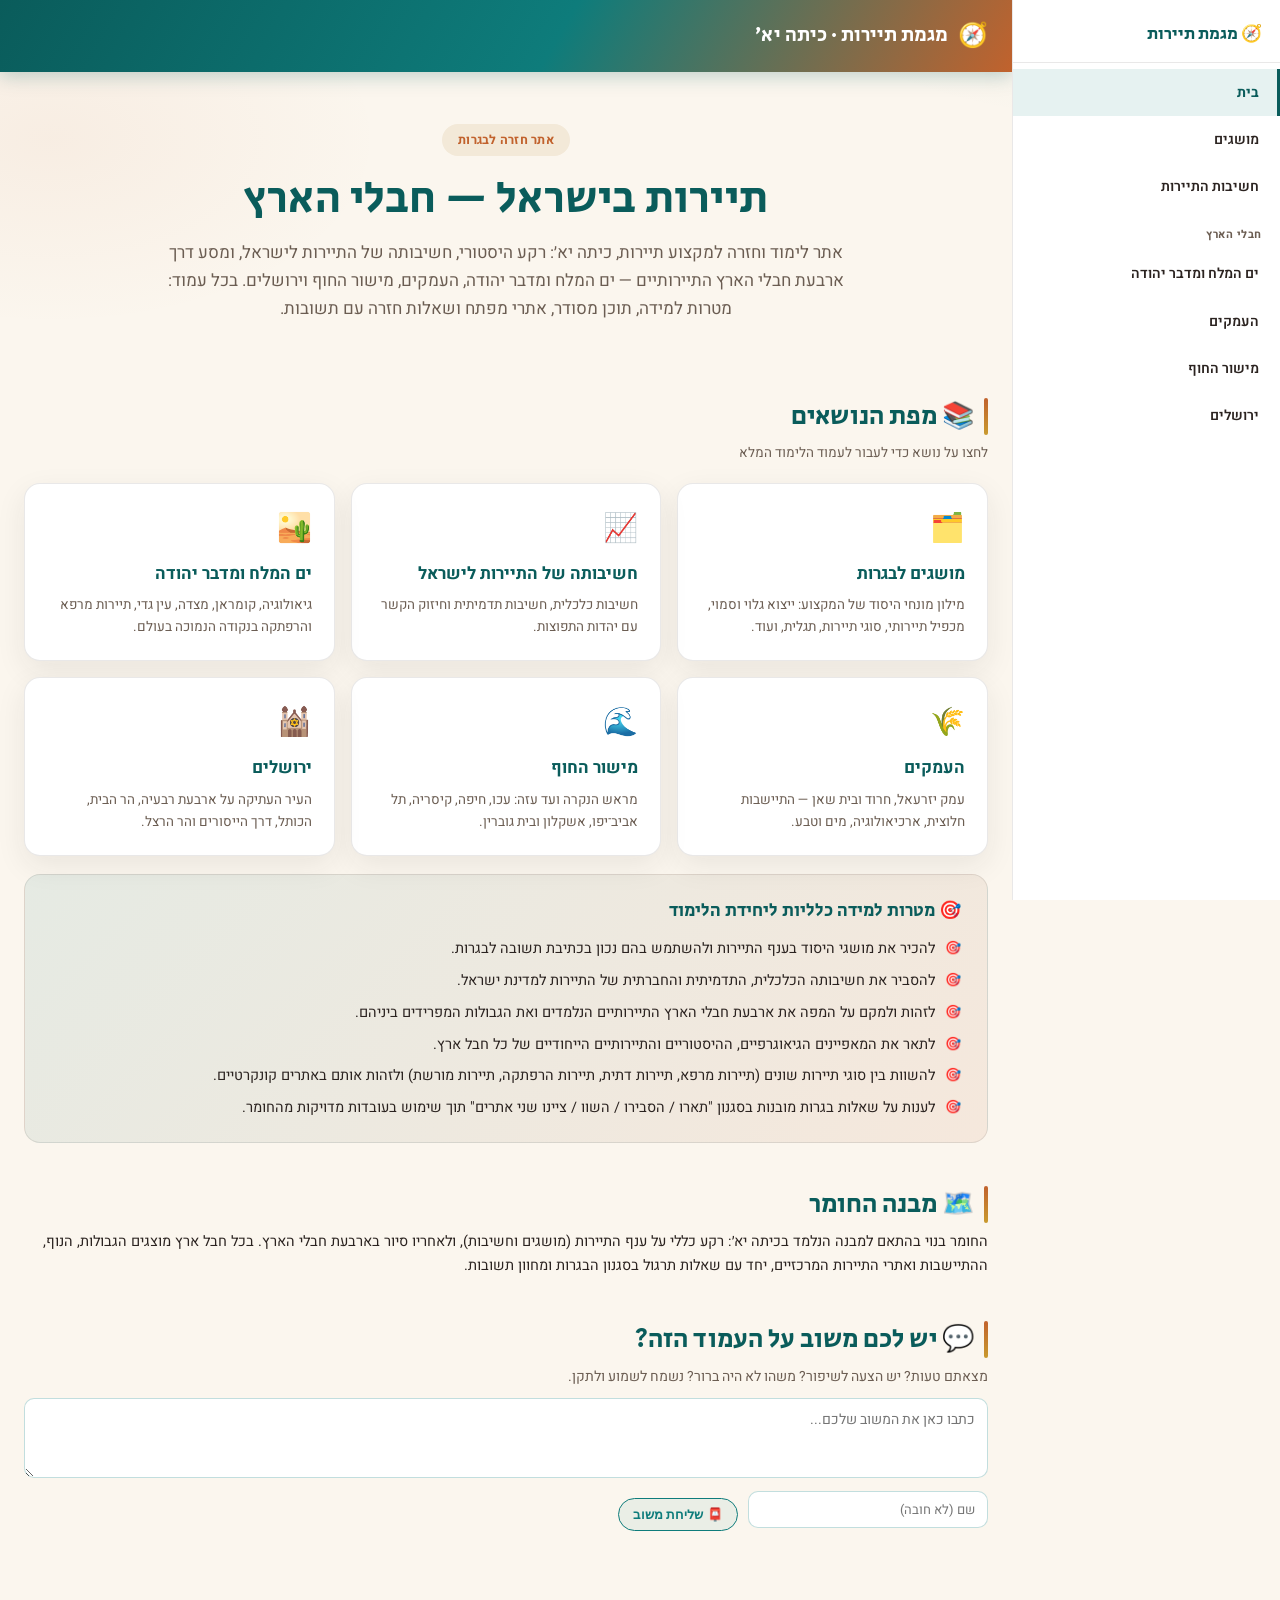
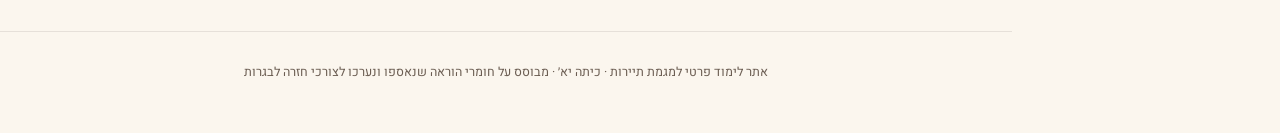
<file: index.html>
<!DOCTYPE html>
<html lang="he" dir="rtl">
<head>
<meta charset="UTF-8">
<meta name="viewport" content="width=device-width, initial-scale=1.0">
<title>מגמת תיירות כיתה יא — חזרה לבגרות</title>
<link href="https://fonts.googleapis.com/css2?family=Heebo:wght@300;400;500;700;800&family=Secular+One&display=swap" rel="stylesheet">
<link rel="stylesheet" href="style.css">
</head>
<body>

<button class="sidebar-toggle" onclick="toggleSidebar(true)" aria-label="תפריט">☰</button>
<div class="side-nav-overlay" id="sideNavOverlay" onclick="toggleSidebar(false)"></div>
<nav class="side-nav" id="sideNav">
  <div class="side-nav-head">
    <span>🧭 מגמת תיירות</span>
    <button class="side-nav-close" onclick="toggleSidebar(false)" aria-label="סגירה">✕</button>
  </div>
  <a href="index.html" class="active">בית</a>
  <a href="musagim.html">מושגים</a>
  <a href="hashivut.html">חשיבות התיירות</a>
  <div class="side-nav-divider">חבלי הארץ</div>
  <a href="yam-hamelach.html">ים המלח ומדבר יהודה</a>
  <a href="haamakim.html">העמקים</a>
  <a href="mishor-hachof.html">מישור החוף</a>
  <a href="yerushalayim.html">ירושלים</a>
</nav>

<header class="site-header">
  <div class="header-inner">
    <div class="brand"><span class="emoji">🧭</span> מגמת תיירות · כיתה יא׳</div>
    <nav class="main-nav">
      <a href="index.html" class="active">בית</a>
      <a href="musagim.html">מושגים</a>
      <a href="hashivut.html">חשיבות התיירות</a>
      <a href="yam-hamelach.html">ים המלח ומדבר יהודה</a>
      <a href="haamakim.html">העמקים</a>
      <a href="mishor-hachof.html">מישור החוף</a>
      <a href="yerushalayim.html">ירושלים</a>
    </nav>
  </div>
</header>

<section class="hero">
  <span class="eyebrow">אתר חזרה לבגרות</span>
  <h1>תיירות בישראל — חבלי הארץ</h1>
  <p class="lead">אתר לימוד וחזרה למקצוע תיירות, כיתה יא׳: רקע היסטורי, חשיבותה של התיירות לישראל, ומסע דרך ארבעת חבלי הארץ התיירותיים — ים המלח ומדבר יהודה, העמקים, מישור החוף וירושלים. בכל עמוד: מטרות למידה, תוכן מסודר, אתרי מפתח ושאלות חזרה עם תשובות.</p>
</section>

<main>

  <div class="section">
    <div class="section-title">📚 מפת הנושאים</div>
    <div class="section-sub">לחצו על נושא כדי לעבור לעמוד הלימוד המלא</div>
    <div class="grid">
      <a class="region-card" href="musagim.html">
        <div class="emoji">🗂️</div>
        <h3>מושגים לבגרות</h3>
        <p>מילון מונחי היסוד של המקצוע: ייצוא גלוי וסמוי, מכפיל תיירותי, סוגי תיירות, תגלית, ועוד.</p>
      </a>
      <a class="region-card" href="hashivut.html">
        <div class="emoji">📈</div>
        <h3>חשיבותה של התיירות לישראל</h3>
        <p>חשיבות כלכלית, חשיבות תדמיתית וחיזוק הקשר עם יהדות התפוצות.</p>
      </a>
      <a class="region-card" href="yam-hamelach.html">
        <div class="emoji">🏜️</div>
        <h3>ים המלח ומדבר יהודה</h3>
        <p>גיאולוגיה, קומראן, מצדה, עין גדי, תיירות מרפא והרפתקה בנקודה הנמוכה בעולם.</p>
      </a>
      <a class="region-card" href="haamakim.html">
        <div class="emoji">🌾</div>
        <h3>העמקים</h3>
        <p>עמק יזרעאל, חרוד ובית שאן — התיישבות חלוצית, ארכיאולוגיה, מים וטבע.</p>
      </a>
      <a class="region-card" href="mishor-hachof.html">
        <div class="emoji">🌊</div>
        <h3>מישור החוף</h3>
        <p>מראש הנקרה ועד עזה: עכו, חיפה, קיסריה, תל אביב־יפו, אשקלון ובית גוברין.</p>
      </a>
      <a class="region-card" href="yerushalayim.html">
        <div class="emoji">🕍</div>
        <h3>ירושלים</h3>
        <p>העיר העתיקה על ארבעת רבעיה, הר הבית, הכותל, דרך הייסורים והר הרצל.</p>
      </a>
    </div>
  </div>

  <div class="section goals-box">
    <h2>🎯 מטרות למידה כלליות ליחידת הלימוד</h2>
    <ul>
      <li>להכיר את מושגי היסוד בענף התיירות ולהשתמש בהם נכון בכתיבת תשובה לבגרות.</li>
      <li>להסביר את חשיבותה הכלכלית, התדמיתית והחברתית של התיירות למדינת ישראל.</li>
      <li>לזהות ולמקם על המפה את ארבעת חבלי הארץ התיירותיים הנלמדים ואת הגבולות המפרידים ביניהם.</li>
      <li>לתאר את המאפיינים הגיאוגרפיים, ההיסטוריים והתיירותיים הייחודיים של כל חבל ארץ.</li>
      <li>להשוות בין סוגי תיירות שונים (תיירות מרפא, תיירות דתית, תיירות הרפתקה, תיירות מורשת) ולזהות אותם באתרים קונקרטיים.</li>
      <li>לענות על שאלות בגרות מובנות בסגנון "תארו / הסבירו / השוו / ציינו שני אתרים" תוך שימוש בעובדות מדויקות מהחומר.</li>
    </ul>
  </div>

  <div class="section">
    <div class="section-title">🗺️ מבנה החומר</div>
    <div class="prose">
      <p>החומר בנוי בהתאם למבנה הנלמד בכיתה יא׳: רקע כללי על ענף התיירות (מושגים וחשיבות), ולאחריו סיור בארבעת חבלי הארץ. בכל חבל ארץ מוצגים הגבולות, הנוף, ההתיישבות ואתרי התיירות המרכזיים, יחד עם שאלות תרגול בסגנון הבגרות ומחוון תשובות.</p>
    </div>
  </div>

  <div class="section page-feedback">
    <div class="section-title">💬 יש לכם משוב על העמוד הזה?</div>
    <p style="color:var(--ink-soft);font-size:14px;margin-bottom:10px;">מצאתם טעות? יש הצעה לשיפור? משהו לא היה ברור? נשמח לשמוע ולתקן.</p>
    <div class="feedback-form">
      <textarea class="feedback-textarea" id="feedbackText" placeholder="כתבו כאן את המשוב שלכם..."></textarea>
      <div class="feedback-row">
        <input type="text" class="feedback-name-input" id="feedbackName" placeholder="שם (לא חובה)">
        <button class="btn-hint" type="button" onclick="submitPageFeedback()">📮 שליחת משוב</button>
      </div>
      <div class="feedback-thanks" id="feedbackThanks"></div>
    </div>
  </div>

</main>

<footer class="site-footer">
  אתר לימוד פרטי למגמת תיירות · כיתה יא׳ · מבוסס על חומרי הוראה שנאספו ונערכו לצורכי חזרה לבגרות
</footer>

<script>
const BAGRUT_API_URL = 'https://script.google.com/macros/s/AKfycbwf3-MNZBBi64zXcNH7wfhBRoEBl9brtQ9QRI4Won5RmUIOrl_WBivN6uI5NAp6Mc0h/exec';

/* ===== משוב עמוד + לוג שגיאות קליינט (fire-and-forget, לא חוסם UX) ===== */
const BAGRUT_PAGE_ID = location.pathname.split('/').pop() || 'index.html';

function logClientError_(message, context) {
  try {
    fetch(BAGRUT_API_URL, {
      method: 'POST',
      body: JSON.stringify({ action: 'logClientError', page: BAGRUT_PAGE_ID, message: String(message).slice(0, 500), context: String(context || '').slice(0, 500) })
    }).catch(function(){});
  } catch (e) {}
}
window.addEventListener('error', function(e) { logClientError_(e.message, (e.filename || '') + ':' + (e.lineno || '')); });
window.addEventListener('unhandledrejection', function(e) { logClientError_('unhandledrejection: ' + ((e.reason && e.reason.message) || e.reason), ''); });

async function submitPageFeedback() {
  const textEl = document.getElementById('feedbackText');
  const nameEl = document.getElementById('feedbackName');
  const thanksEl = document.getElementById('feedbackThanks');
  const feedback = textEl.value.trim();
  if (!feedback) { textEl.focus(); return; }
  try {
    const res = await fetch(BAGRUT_API_URL, {
      method: 'POST',
      body: JSON.stringify({ action: 'submitPageFeedback', page: BAGRUT_PAGE_ID, feedback, name: nameEl.value.trim() })
    });
    const data = await res.json();
    if (!data.ok) throw new Error(data.error);
    textEl.value = '';
    nameEl.value = '';
    thanksEl.textContent = 'תודה! המשוב נשלח 🙌';
    thanksEl.classList.add('show');
  } catch (e) {
    thanksEl.textContent = 'שגיאה בשליחה: ' + e.message;
    thanksEl.classList.add('show');
  }
}

function toggleSidebar(open) {
  document.getElementById('sideNav').classList.toggle('open', open);
  document.getElementById('sideNavOverlay').classList.toggle('open', open);
}
</script>

</body>
</html>
</file>
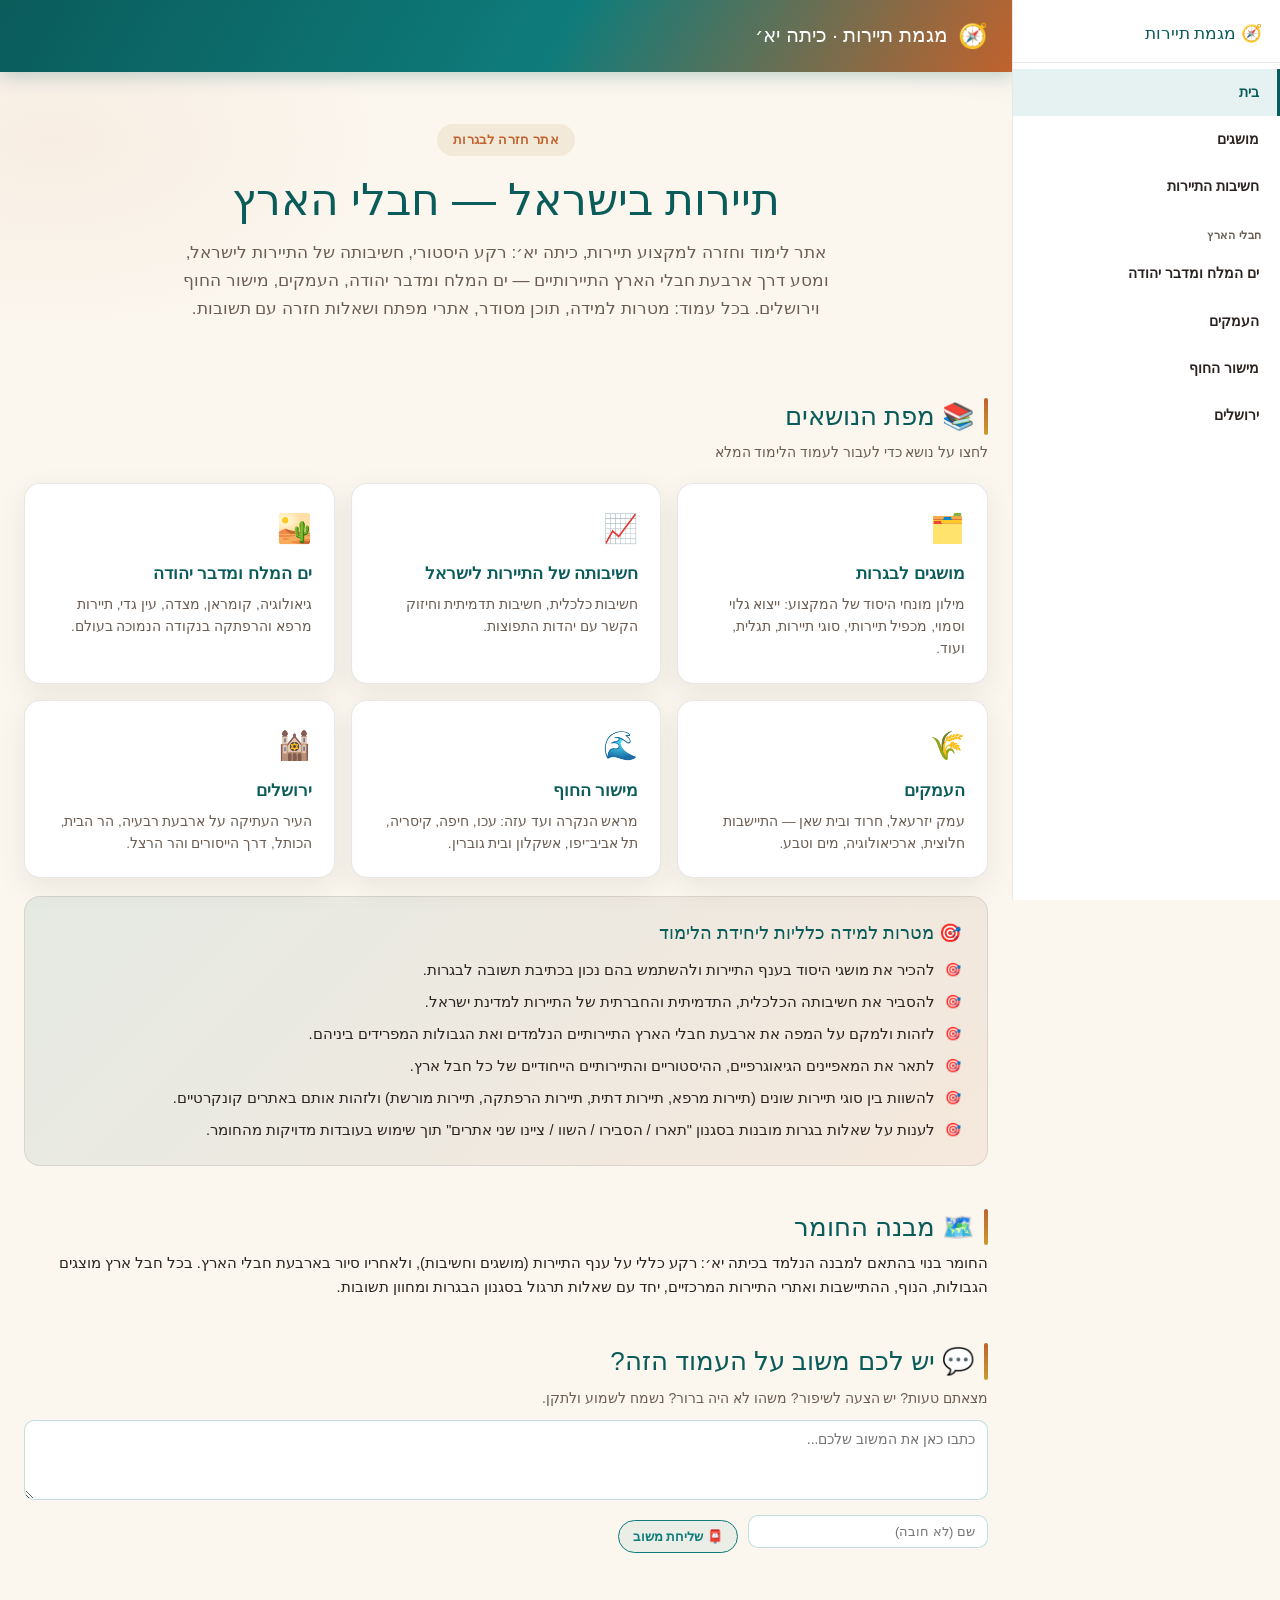
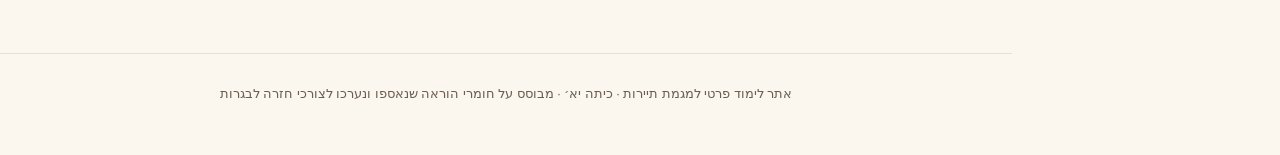
<file: student/index.html>
<!DOCTYPE html>
<html lang="he" dir="rtl">
<head>
  <meta charset="UTF-8">
  <meta name="viewport" content="width=device-width, initial-scale=1.0">
  <title>תיירות בגרות — התקדמות אישית</title>
  <link rel="manifest" href="/manifest.json">
  <meta name="theme-color" content="#1E90FF">
  <link href="https://fonts.googleapis.com/css2?family=Heebo:wght@300;400;500;700;800&family=Secular+One&display=swap" rel="stylesheet">
  <style>
    *, *::before, *::after { box-sizing: border-box; margin: 0; padding: 0; }
    :root {
      --blue: #1E90FF; --blue-dark: #0B66C7; --blue-light: #0B66C7;
      --dark: #FFF8ED; --dark2: #FFFFFF; --dark3: #FFEFD9; --dark4: #F4DFB8;
      --text: #1B2A3D; --muted: #6C7A8C; --error: #E5484D;
      --success: #12A66E; --warning: #FF7A3D;
      --teal: #0E9E8F; --purple: #8B5CF6; --purple-light: #6D28D9;
      --font-display: 'Secular One', 'Heebo', sans-serif;
    }
    body {
      font-family: 'Heebo', sans-serif; background: var(--dark); color: var(--text); min-height: 100vh;
      background-image:
        radial-gradient(ellipse 900px 500px at 100% -10%, rgba(30,144,255,0.09), transparent 60%),
        radial-gradient(ellipse 700px 500px at -10% 10%, rgba(255,122,61,0.06), transparent 60%);
      background-attachment: fixed;
    }
    .topbar { background: rgba(255,255,255,0.85); backdrop-filter: blur(10px); border-bottom: 1px solid rgba(27,42,61,0.07); padding: 0 24px; height: 66px; display: flex; align-items: center; justify-content: space-between; position: sticky; top: 0; z-index: 100; flex-wrap: wrap; gap: 10px; }
    .topbar-left { display: flex; align-items: center; gap: 14px; }
    .brand-mark { width: 34px; height: 34px; border-radius: 10px; background: linear-gradient(135deg, var(--blue), var(--purple)); display: flex; align-items: center; justify-content: center; flex-shrink: 0; box-shadow: 0 3px 12px rgba(30,144,255,0.35); font-size: 17px; }
    .topbar-logo { font-family: var(--font-display); font-size: 17px; font-weight: 800; background: linear-gradient(135deg, var(--blue-light), var(--purple-light)); -webkit-background-clip: text; -webkit-text-fill-color: transparent; background-clip: text; }
    .topbar-subject { font-size: 11px; font-weight: 700; color: var(--purple-light); text-transform: uppercase; letter-spacing: 0.06em; background: rgba(139,92,246,0.1); border: 1px solid rgba(139,92,246,0.25); border-radius: 20px; padding: 3px 11px; }
    .topbar-right { display: flex; align-items: center; gap: 8px; }
    .user-name { font-family: var(--font-display); font-size: 13px; font-weight: 700; }
    .btn-sm { padding: 7px 13px; border-radius: 9px; font-family: 'Heebo', sans-serif; font-size: 12px; font-weight: 600; cursor: pointer; border: none; transition: all 0.2s; }
    .btn-back, .btn-logout { background: transparent; border: 1px solid rgba(27,42,61,0.14); color: var(--muted); }
    .btn-back:hover { border-color: var(--blue); color: var(--blue-light); }
    .btn-logout:hover { border-color: var(--error); color: var(--error); }

    .main { max-width: 800px; margin: 0 auto; padding: 26px 24px; }

    .unit-card { background: linear-gradient(160deg, rgba(255,239,217,0.9), rgba(255,255,255,0.9)); border: 1px solid rgba(27,42,61,0.07); border-radius: 18px; padding: 22px; margin-bottom: 18px; }
    .promo-card { display: flex; align-items: center; gap: 16px; padding: 18px 22px; margin-bottom: 22px; border-radius: 18px; background: linear-gradient(135deg, var(--blue), var(--purple)); color: #fff; text-decoration: none; box-shadow: 0 6px 18px rgba(30,144,255,0.28); transition: transform 0.15s; }
    .promo-card:hover { transform: translateY(-2px); }
    .promo-icon { font-size: 30px; flex-shrink: 0; }
    .promo-title { font-family: var(--font-display); font-size: 15px; font-weight: 800; }
    .promo-desc { font-size: 12px; opacity: 0.9; margin-top: 3px; }
    .promo-count { margin-inline-start: auto; font-family: var(--font-display); font-size: 13px; font-weight: 700; white-space: nowrap; background: rgba(255,255,255,0.18); padding: 5px 12px; border-radius: 20px; }
    .unit-head { display: flex; align-items: center; justify-content: space-between; gap: 12px; flex-wrap: wrap; margin-bottom: 14px; }
    .unit-name { font-family: var(--font-display); font-size: 18px; font-weight: 800; }
    .unit-badge { font-size: 11px; font-weight: 700; padding: 4px 11px; border-radius: 20px; }
    .unit-badge.done { background: rgba(18,166,110,0.12); color: var(--success); }
    .unit-badge.progress { background: rgba(255,122,61,0.12); color: var(--warning); }
    .unit-badge.new { background: rgba(108,122,140,0.12); color: var(--muted); }

    .prog-wrap { display: flex; align-items: center; gap: 10px; margin-bottom: 14px; }
    .prog-bar { flex: 1; height: 9px; background: var(--dark4); border-radius: 5px; overflow: hidden; }
    .prog-fill { height: 100%; border-radius: 5px; background: linear-gradient(90deg, var(--purple), var(--blue)); box-shadow: 0 0 8px rgba(30,144,255,0.4); }
    .prog-pct { font-family: var(--font-display); font-size: 13px; font-weight: 700; color: var(--purple-light); min-width: 40px; text-align: left; }

    .unit-meta { display: flex; gap: 18px; flex-wrap: wrap; margin-bottom: 16px; font-size: 12px; color: var(--muted); }
    .unit-meta b { color: var(--text); font-family: var(--font-display); }

    .unit-actions { display: flex; gap: 10px; flex-wrap: wrap; }
    .btn { padding: 10px 18px; border-radius: 10px; border: none; font-family: 'Heebo', sans-serif; font-size: 13px; font-weight: 700; cursor: pointer; text-decoration: none; display: inline-flex; align-items: center; gap: 6px; }
    .btn-primary { background: linear-gradient(135deg, var(--blue), var(--purple)); color: white; box-shadow: 0 3px 12px rgba(30,144,255,0.25); }
    .btn-primary:hover { filter: brightness(1.08); }
    .btn-ghost { background: var(--dark3); color: var(--text); }
    .btn-ghost:hover { background: var(--dark4); }

    /* בוחן */
    .quiz-overlay { display: none; position: fixed; inset: 0; background: rgba(27,42,61,0.55); z-index: 300; overflow-y: auto; padding: 30px 16px; }
    .quiz-overlay.show { display: block; }
    .quiz-modal { max-width: 700px; margin: 0 auto; background: var(--dark2); border-radius: 20px; padding: 26px; }
    .quiz-modal-head { display: flex; justify-content: space-between; align-items: center; margin-bottom: 18px; }
    .quiz-modal-title { font-family: var(--font-display); font-size: 17px; font-weight: 800; }
    .quiz-timer { font-family: var(--font-display); font-size: 13px; font-weight: 700; color: var(--muted); margin-top: 3px; font-variant-numeric: tabular-nums; }
    .quiz-timer.warn { color: var(--warning); }
    .quiz-timer.danger { color: var(--error); }
    .quiz-mode-badge { display: inline-flex; align-items: center; gap: 4px; font-size: 11px; font-weight: 700; padding: 3px 10px; border-radius: 20px; margin-inline-start: 8px; vertical-align: middle; }
    .quiz-mode-badge.exam { background: rgba(255,122,61,0.14); color: var(--warning); }
    .quiz-mode-badge.practice { background: rgba(14,158,143,0.1); color: var(--teal); }
    .quiz-review-list { background: var(--dark3); border-radius: 12px; padding: 12px 14px; margin-bottom: 16px; font-size: 12px; }
    .quiz-review-list b { font-family: var(--font-display); }
    .quiz-q { margin-bottom: 20px; padding-bottom: 18px; border-bottom: 1px solid rgba(27,42,61,0.07); }
    .quiz-q:last-child { border-bottom: none; }
    .quiz-q-text { font-weight: 700; margin-bottom: 10px; font-size: 14px; }
    .quiz-opt { display: block; width: 100%; text-align: right; padding: 10px 14px; margin-bottom: 6px; border-radius: 10px; border: 1px solid rgba(27,42,61,0.12); background: var(--dark3); color: var(--text); font-family: 'Heebo', sans-serif; font-size: 13px; cursor: pointer; transition: all 0.15s; }
    .quiz-opt:not(:disabled):hover { border-color: var(--blue); }
    .quiz-opt.selected { border-color: var(--blue); background: rgba(30,144,255,0.1); }
    .quiz-opt.correct { border-color: var(--success); background: rgba(18,166,110,0.12); }
    .quiz-opt.wrong { border-color: var(--error); background: rgba(229,72,77,0.12); }
    .quiz-explain { font-size: 13px; color: var(--text); line-height: 1.55; background: var(--dark3); border-radius: 10px; padding: 10px 12px; margin-top: 8px; border-inline-start: 3px solid var(--teal); display: none; }
    .quiz-explain.show { display: block; }
    .quiz-result { text-align: center; padding: 20px 0; }
    .quiz-result-score { font-family: var(--font-display); font-size: 32px; font-weight: 800; color: var(--purple-light); margin-bottom: 6px; }
    .quiz-footer { display: flex; gap: 10px; justify-content: flex-end; margin-top: 18px; }

    .open-q-text { font-weight: 700; margin-bottom: 8px; font-size: 14px; }
    .open-q-textarea { width: 100%; min-height: 80px; padding: 10px 12px; border-radius: 10px; border: 1px solid rgba(27,42,61,0.12); background: var(--dark3); color: var(--text); font-family: 'Heebo', sans-serif; font-size: 13px; resize: vertical; }
    .open-q-textarea:focus { outline: none; border-color: var(--blue); }
    .open-q-feedback { font-size: 13px; color: var(--text); line-height: 1.55; background: var(--dark3); border-radius: 10px; padding: 10px 12px; margin-top: 8px; border-inline-start: 3px solid var(--purple); display: none; white-space: pre-wrap; }
    .open-q-feedback.show { display: block; }

    .empty-state { text-align: center; padding: 60px 20px; color: var(--muted); }
    .loading-spinner { display: inline-block; width: 16px; height: 16px; border: 2px solid rgba(27,42,61,0.15); border-top-color: var(--blue); border-radius: 50%; animation: spin 0.7s linear infinite; }
    @keyframes spin { to { transform: rotate(360deg); } }
  </style>
</head>
<body>

<div class="topbar">
  <div class="topbar-left">
    <div class="brand-mark">🎓</div>
    <div class="topbar-logo">כיתה פלוס</div>
    <div class="topbar-subject">🎓 תיירות בגרות</div>
  </div>
  <div class="topbar-right">
    <div class="user-name" id="userName">טוען...</div>
    <button class="btn-sm btn-back" onclick="goBack()">← דשבורד</button>
    <button class="btn-sm btn-logout" onclick="logout()">יציאה</button>
  </div>
</div>

<div class="main">
  <a class="promo-card" href="https://nisan1234-afk.github.io/jerusalem-tour/" target="_blank">
    <div class="promo-icon">🖼️</div>
    <div>
      <div class="promo-title">כרטיסיות זיהוי אתרים מתמונה</div>
      <div class="promo-desc">114 אתרים אמיתיים מכל 4 החבלים — נחשו מהתמונה, סמנו "יודע/ת". ההתקדמות נשמרת ונראית למורה.</div>
    </div>
    <div class="promo-count" id="siteRecognitionCount"></div>
  </a>
  <div id="unitsContainer">
    <div class="empty-state"><span class="loading-spinner"></span> טוען התקדמות...</div>
  </div>
</div>

<div class="quiz-overlay" id="quizOverlay">
  <div class="quiz-modal">
    <div class="quiz-modal-head">
      <div>
        <div class="quiz-modal-title" id="quizTitle">בוחן</div>
        <div class="quiz-timer" id="quizTimer"></div>
      </div>
      <button class="btn-sm btn-ghost" onclick="closeQuiz()">✕ סגירה</button>
    </div>
    <div id="quizBody"></div>
  </div>
</div>

<div class="quiz-overlay" id="openAnswerOverlay">
  <div class="quiz-modal">
    <div class="quiz-modal-head">
      <div class="quiz-modal-title" id="openAnswerTitle">שאלות פתוחות</div>
      <button class="btn-sm btn-ghost" onclick="closeOpenAnswer()">✕ סגירה</button>
    </div>
    <div style="font-size:12px;color:var(--muted);margin-bottom:14px;">כתבו תשובה לכל שאלה ולחצו על "בדיקה" — המשוב מבוסס אך ורק על חומר הלימוד, והתשובות שלכם נשמרות ונראות למורה.</div>
    <div id="openAnswerBody"></div>
  </div>
</div>

<script>
if ('serviceWorker' in navigator) {
  navigator.serviceWorker.register('/sw.js', { scope: '/' }).catch(function(){});
}
const HUB_URL = 'https://nisan1234-afk.github.io/';
const API_URL = 'https://script.google.com/macros/s/AKfycbwf3-MNZBBi64zXcNH7wfhBRoEBl9brtQ9QRI4Won5RmUIOrl_WBivN6uI5NAp6Mc0h/exec';

/* אותו בוחן בדיוק כמו ב-mishor-hachof.html (20 שאלות אמת) — מקור אחד, בלי להמציא תוכן. */
const UNIT_CONTENT = {
  mishor_hachof: {
    studyUrl: '../mishor-hachof.html',
    quiz: [
      { q: 'מהו אורכו הכולל של מישור החוף (מראש הנקרה ועד רצועת עזה)?', opts: ['90 ק"מ', '190 ק"מ', '290 ק"מ', '390 ק"מ'], correct: 1,
        explain: 'אורך מישור החוף הוא כ-190 ק"מ, ברוחב שבין 4 ק"מ בצפון ל-40 ק"מ בדרום.' },
      { q: 'איזה סוג חוף אופייני לצפון מישור החוף?', opts: ['חוף צבירה', 'חוף סחיפה', 'חוף אלמוגים', 'חוף ביצתי'], correct: 1,
        explain: 'בצפון, גלים מכרסמים את רכסי הכורכר ויוצרים חוף סחיפה עם מפרצונים ולוחות גידוד. בדרום, לעומת זאת, החוף הוא חוף צבירה — רחב, ישר וחולי.' },
      { q: 'באיזו שנה נבנה מסגד אל-ג\'זאר בעכו?', opts: ['1517', '1781', '1948', '2003'], correct: 1,
        explain: 'מסגד אל-ג\'זאר נבנה ב-1781 על ידי הפאשא אחמד אל-ג\'זאר, ובנייתו כללה עמודי גרניט שהובאו מאיטליה.' },
      { q: 'מהם שני האתרים הקדושים לבהאים בישראל?', opts: ['הכותל המערבי וקבר רחל', 'הגנים הבהאיים בחיפה וארמון בהג\'י בעכו', 'מסגד אל-אקצא וכנסיית הקבר', 'מצדה וקומראן'], correct: 1,
        explain: 'הבהאות היא דת שנוסדה בפרס לפני כ-150 שנה. שני אתריה הקדושים בישראל הם הגנים הבהאיים בחיפה (אתר UNESCO) וארמון בהג\'י בעכו, שם קבור מייסד הדת.' },
      { q: 'באיזו שנה הוכרזה "העיר הלבנה" בתל אביב כאתר מורשת עולמית של UNESCO?', opts: ['1948', '1993', '2003', '2013'], correct: 2,
        explain: 'ב-2003 הכריז ארגון UNESCO על "העיר הלבנה" בתל אביב — הריכוז הגדול בעולם של מבנים בסגנון הבינלאומי (באוהאוס) — כאתר מורשת עולמי.' },
      { q: 'מי בנה את העיר קיסריה?', opts: ['שלמה המלך', 'המלך הורדוס', 'הצלבנים', 'העות\'מאנים'], correct: 1,
        explain: 'קיסריה נבנתה על ידי המלך הורדוס לכבוד הקיסר הרומי, והיא כוללת תיאטרון רומי, אקוודוקט והיפודרום השמורים היטב.' },
      { q: 'מה הכינוי של גן לאומי בית גוברין-מרשה, שהוכרז אתר מורשת עולמי?', opts: ['"עמק האלה"', '"ארץ אלף המערות"', '"שפלת המלכים"', '"גבעת הזהב"'], correct: 1,
        explain: 'הגן נקרא "ארץ אלף המערות" בזכות אלפי המערות שנחצבו בקרקע הגירית — ובהן מערות פעמון, קולומבריום ובריכות טבילה.' },
      { q: 'מהם הגבולות הגיאוגרפיים של מישור החוף הצפוני?', opts: ['בין הכרמל לרצועת עזה', 'בין ראש הנקרה לכרמל', 'בין תל אביב לאשקלון', 'בין הירדן לים התיכון'], correct: 1,
        explain: 'מישור החוף הצפוני משתרע בין ראש הנקרה בצפון (גבול ישראל-לבנון) לבין הכרמל בדרום, בין הרי הגליל במזרח לים התיכון במערב.' },
      { q: 'מה רוחבו של מישור החוף בצפון לעומת הדרום?', opts: ['4 ק"מ בצפון, 40 ק"מ בדרום', '40 ק"מ בצפון, 4 ק"מ בדרום', 'רוחב אחיד של 20 ק"מ לכל אורכו', '10 ק"מ בכל אורכו'], correct: 0,
        explain: 'מישור החוף מתרחב מצפון לדרום: כ-4 ק"מ בצפון (בסביבת ראש הנקרה) עד כ-40 ק"מ בדרום.' },
      { q: 'כיצד נוצרו הנקרות בראש הנקרה?', opts: ['נחצבו בידי אדם לצורכי הגנה', 'מערות גיאולוגיות שנוצרו מגלי הים המכים בסלע הגיר', 'שרידי מנהרות צבאיות', 'תוצאה של רעידות אדמה'], correct: 1,
        explain: 'הנקרות הן תופעת טבע — מערות שנוצרו לאורך אלפי שנים מפגיעת גלי הים בסלע הגיר הרך.' },
      { q: 'לכמה דתות קדושה מערת אליהו הנביא בחיפה?', opts: ['לדת אחת בלבד', 'לשתי דתות', 'לשלוש דתות', 'לארבע דתות'], correct: 3,
        explain: 'מערת אליהו הנביא קדושה לארבע דתות: יהודים, נוצרים, מוסלמים ודרוזים.' },
      { q: 'מה מייחד את בית לוחמי הגטאות בגליל המערבי?', opts: ['מוזיאון ספורט ישראלי', 'מוזיאון שואה שנוסד על ידי ניצולים שהיו לוחמים בגטאות', 'מוזיאון למלחמת העצמאות', 'מוזיאון לתרבות ימית'], correct: 1,
        explain: 'בית לוחמי הגטאות הוא מוזיאון שואה ייחודי, שנוסד על ידי ניצולי שואה שהיו בעצמם לוחמים בגטאות.' },
      { q: 'מה ניתן לראות בגן לאומי מבצר מונפורט?', opts: ['שרידי מבצר צלבני של המסדר הגרמני בלב שמורת נחל כזיב', 'מקדש בהאי', 'נמל דייגים עתיק', 'מכרות נחושת קדומים'], correct: 0,
        explain: 'מונפורט הוא מבצר צלבני של המסדר הגרמני, השוכן בלב שמורת נחל כזיב ומציע נוף מרהיב.' },
      { q: 'לשם מה שימש האקוודוקט בקיסריה?', opts: ['הגנה על העיר מפני פולשים', 'הובלת מים לעיר ממעיינות הכרמל, כ-20 ק"מ', 'תעלת שיט לספינות מסחר', 'אחסון תבואה'], correct: 1,
        explain: 'האקוודוקט הוא אמת מים רומית שהובילה מי שתייה לקיסריה ממרחק של כ-20 ק"מ מהכרמל, והוא שמור יפה על קו הים.' },
      { q: 'מה ניתן לעשות בזיכרון יעקב?', opts: ['לצפות בתיאטרון רומי', 'לבקר בבית אהרנסון, לסייר ביקבים ("דרך היין") ולבקר ברמת הנדיב', 'לשוט בסירות באגם מלאכותי', 'לצלול בין שרידי אונייה'], correct: 1,
        explain: 'זיכרון יעקב מציעה את בית אהרנסון (מטה ניל"י), סיורי יין ביקבי כרמל, הברון ואליעז, ואת גני הזיכרון ברמת הנדיב.' },
      { q: 'מה מציעים הכפרים הדרוזיים דלית אל-כרמל ועוספיה לתיירים?', opts: ['ספורט ימי וצלילה', 'שוק ססגוני, מטבח דרוזי אותנטי ואירוח מסורתי', 'מסלולי סקי', 'תצפית על נמל תעופה'], correct: 1,
        explain: 'בשני הכפרים: שוק צבעוני, מטבח דרוזי מסורתי, וביקור בבתי מורשת עם אירוח ביתי — למשל מרכז "אל-בדיה" בעוספיה.' },
      { q: 'באיזו שנה אוחדו תל אביב ויפו לעיר אחת?', opts: ['1909', '1933', '1948', '1950'], correct: 3,
        explain: 'תל אביב נוסדה רשמית ב-1909 לצד יפו העתיקה. ב-1950 אוחדו השתיים לעיר אחת — תל אביב-יפו.' },
      { q: 'מה מוצג במוזיאון אנו (בית התפוצות לשעבר)?', opts: ['תולדות מדינת ישראל מאז הקמתה', 'סיפורו של העם היהודי בתפוצות לאורך הדורות', 'תולדות העיר תל אביב', 'אמנות מודרנית ועכשווית בלבד'], correct: 1,
        explain: 'מוזיאון אנו מספר את סיפור העם היהודי — זהותו, תרבותו ומורשתו — דרך תערוכות קבע ומתחלפות ומאגרי מידע עשירים.' },
      { q: 'מדוע יש בגן לאומי בית גוברין כל כך הרבה מערות פעמון?', opts: ['נוצרו מפעולת גלי הים', 'הקרקע הגירית הרכה אפשרה חציבה בידי אדם', 'נוצרו מרעידות אדמה חוזרות', 'הן שרידי מכרות ברזל'], correct: 1,
        explain: 'הקרקע הגירית הרכה של שפלת יהודה אפשרה לחצוב בקלות יחסית מערות ענק בצורת פעמון — ולכן מכונה האזור "ארץ אלף המערות".' },
      { q: 'מה שימש הקולומבריום בבית גוברין?', opts: ['מקדש לפולחן דתי', 'מקום קינון ליונים, לצורכי מאכל ודישון', 'בריכת טבילה', 'אולם קבלת אורחים'], correct: 1,
        explain: 'הקולומבריום הוא מערה עם מאות נישות קטנות ששימשו לגידול יונים — למאכל, לדישון השדות ואף למסחר.' }
    ],
    open: [
      'א. תארו את הנוף האופייני למישור החוף המרכזי והדרומי. ב. ציינו שמות של שני אתרי תיירות מיוחדים בשפלת החוף (מישור החוף הדרומי) והסבירו מה מייחד אותם. ג. צפו בשני הסרטונים על אשקלון ועל נתניה, וציינו אילו סוגים של "תיירות לשם הנאה" מוצעים בכל אחת מהערים, והסבירו מה מייחד את אשקלון לעומת נתניה מבחינת ההיצע התיירותי שלה.',
      'א. ציינו שתי ערים במישור החוף המרכזי והדרומי שנמצאו בהן שרידים ארכיאולוגיים, ותארו שריד אחד מהן. ב. הסבירו מיהם הבהאים וציינו את שמותיהם של שני אתרים קדושים לבהאים בישראל. ג. ציינו שלושה מגורמי המשיכה של העיר תל אביב עבור תיירים.',
      'א. בתל–אביב המשמשת כמרכז תרבותי, שוכנים מוזיאונים רבים. בחרו בשני מוזיאונים השוכנים בעיר, ותארו בקצרה מה מייחד כל אחד מהם. ב. ציינו את שמותיהם של שני מוזיאונים במישור החוף הצפוני (חוף הגליל המערבי). תארו מה אפשר לראות בכל מוזיאון, ופרטו את גורמי המשיכה של תיירים לאזור. ג. בהרי הכרמל נמצאים שני כפרים דרוזיים. ציינו את שמותיהם של שני הכפרים, וציינו שלוש פעילויות תיירותיות המתקיימות בהם.',
      'א. אתר תיירות יחיד במינו משתרע בשפלת יהודה, בבית גוברין, מדרום–מזרח לעיר אשקלון. תארו מה ניתן לראות במקום. ב. ציינו את שמותיהם של שני אתרי תיירות בתל–אביב-יפו, ותארו מה אפשר לראות באתרים הללו. ג. ציינו שלושה גורמי משיכה תיירותיים באזור מישור החוף הצפוני, והביאו דוגמה לכל אחד מהם.',
      'א. מהם הגבולות הגיאוגרפיים של מישור החוף הצפוני? ב. בראש הנקרה, הנמצאת בנקודת הגבול שבין ישראל ללבנון, נמצא אתר טבע ייחודי. תארו מה ניתן לראות באתר הזה, וציינו אילו תשתיות תיירותיות נמצאות בו. ג. העיר המרכזית באזור "כרמלים" היא חיפה, ובה כמה אתרי תיירות שהם מוקד משיכה לתיירות הפנים ולתיירות הנכנסת. ציינו שניים מהם, ורשמו איזה מגזר תיירותי ייכלל בתכנית הביקור בכל אחד מהם.',
      'א. עכו היא אחת הערים העתיקות בישראל. תארו בקצרה שני אתרי תיירות מעניינים בעיר — האחד ארכיאולוגי והאחר אתר קדוש. ב. ציינו שם של פארק או שמורת טבע במישור החוף הצפוני (חוף הגליל המערבי), ותארו בקצרה מה מושך מבקרים למקום. ג. בעיר חיפה, שהיא העיר המרכזית באזור הזה, נמצאים אתרים החשובים לבני דתות שונות. ציינו שני אתרים שכל אחד מהם חשוב לבני דת אחרת, והסבירו מהי חשיבותם הדתית ומהי תרומתם לתיירות בעיר.',
      'א. העיר חיפה משופעת במוזיאונים מגוונים. בחרו שני מוזיאונים הנמצאים בחיפה ותארו בקצרה מה מייחד כל אחד מהם. ב. קיסריה היא עיר עתיקה השוכנת בחוף הכרמל, ויש בה אתרי תיירות רבים ומעניינים. ציינו שני אתרים בולטים בקיסריה וספרו עליהם בקצרה. ג. בשולי הכרמל שוכנים יישובים שהוקמו כמושבות בתקופת העלייה הראשונה. ציינו את שמותיהם של שניים מהם, ורשמו מוקד משיכה תיירותי אחד בכל אחד מהם.',
      'א. זיכרון יעקב, השוכנת על רכס הכרמל, הוקמה כמושבה בשנת 1882. כיום היא עוברת תהליך עיור מואץ תוך כדי שמירה על צביון בתיה ורחובותיה הראשונים. ציינו שני אתרים בזיכרון יעקב המשמרים את עברה ההיסטורי. ב. ציינו את שמותיהם של שני אתרים במישור החוף הצפוני, שהם שרידים מימי שלטון הצלבנים בארץ. ג. קבוצת תיירים מתארחת במלון בנהרייה, ומעוניינת לערוך סיור באזור בדגש היסטורי. תכננו עבור הקבוצה סיור בן יומיים, שיכלול שישה אתרים — שלושה בכל יום.'
    ]
  },
  haamakim: {
    studyUrl: '../haamakim.html',
    quiz: [
  { q: 'מהם שלושת העמקים המרכזיים באזור העמקים?', opts: ['יזרעאל, חרוד, בית שאן', 'החולה, הירדן, הבקעה', 'זבולון, עכו, שרון', 'המעיינות, האלה, המעפילים'], correct: 0,
    explain: 'אזור העמקים הוא רצף של עמק יזרעאל, עמק חרוד ועמק בית שאן, הנמשכים מבקעת הירדן במזרח ועד מישור חוף עכו במערב.' },
  { q: 'מהי צורת ההתיישבות העיקרית באזור העמקים?', opts: ['עירונית בלבד', 'כפרית — קיבוצים ומושבים', 'בדואית-נוודית', 'תעשייתית'], correct: 1,
    explain: 'האזור מזוהה עם התיישבות כפרית-חקלאית — קיבוצים, מושבים ויישובים קהילתיים, לצד ערי מחוז קטנות כמו עפולה ובית שאן.' },
  { q: 'איזה מושב נחשב לראשון בארץ ישראל, ומה ייחודו הצורני?', opts: ['נהלל — מבנה מעגלי', 'כפר ברוך — מבנה מרובע', 'נהריים — מבנה משולש', 'מגדל העמק — ללא תכנון מיוחד'], correct: 0,
    explain: 'נהלל (1921) הוא המושב העברי הראשון בארץ ישראל, המפורסם בתכנונו המעגלי הייחודי של האדריכל ריצ\'רד קאופמן.' },
  { q: 'מה מייצג את שיטת ההתיישבות "חומה ומגדל" בעמקים?', opts: ['תל עמל (ניר דוד) ומעוז חיים', 'נהלל וכפר ברוך', 'עפולה ובית שאן', 'בית אלפא ושער הגולן'], correct: 0,
    explain: '"חומה ומגדל" הייתה שיטת התיישבות מהירה ומבוצרת שאפיינה את שנות ה-30, וייצוגיה בעמקים הם תל עמל (ניר דוד) ומעוז חיים.' },
  { q: 'מה מייחד את תל מגידו?', opts: ['גן חיות עם בעלי חיים מאוסטרליה', 'אתר מורשת עולמית עם עשרות שכבות התיישבות ומפעל מים', 'תחנת רכבת היסטורית', 'מרכז צפרות'], correct: 1,
    explain: 'תל מגידו הוא אתר מורשת עולמית של UNESCO שישב על "דרך הים" הבינלאומית — עשרות שכבות התיישבות, מקדשים ומפעל מים אדיר.' },
  { q: 'איזו עיר רומית-ביזנטית עתיקה שכנה במקום בית שאן של היום?', opts: ['קיסריה', 'סקיתופוליס', 'צפורי', 'אשקלון'], correct: 1,
    explain: 'סקיתופוליס הייתה עיר רומית-ביזנטית מפוארת שהתקיימה במקום בית שאן של היום, עם רחוב עמודים, בית מרחץ ותיאטרון.' },
  { q: 'מה אפשר לראות בגן הלאומי בית שאן (סקיתופוליס)?', opts: ['רחוב עמודים, בית מרחץ ותיאטרון רומי', 'פסיפס גלגל המזלות', 'מפעל מים תת-קרקעי', 'שרידי מבצר צלבני'], correct: 0,
    explain: 'האתר כולל רחוב עמודים, בית מרחץ ותיאטרון רומי גדול, המעידים על עושר תרבותי ומרכזיות שלטונית של העיר בעבר.' },
  { q: 'מי היה קבור/פעל בבית שערים?', opts: ['המלך הורדוס', 'רבי יהודה הנשיא והסנהדרין', 'הבארון רוטשילד', 'הפאשא אחמד אל-ג\'זאר'], correct: 1,
    explain: 'בית שערים שימשה כמקום מושבו של רבי יהודה הנשיא והסנהדרין, והפכה לאתר קבורה יהודי חשוב עם מערכות קברים מעוטרות.' },
  { q: 'מה מוצג ברצפת הפסיפס המפורסמת בבית אלפא?', opts: ['סצנות ציד', 'גלגל המזלות', 'מפת ירושלים', 'עצי זית'], correct: 1,
    explain: 'בית הכנסת העתיק בבית אלפא מציג רצפת פסיפס מרהיבה עם תיאור גלגל המזלות — אחד הפסיפסים המפורסמים בישראל.' },
  { q: 'מדוע מכונה אזור בית שאן-חרוד "עמק המעיינות"?', opts: ['בגלל שפע מעיינות בטמפרטורה קבועה של כ-28 מעלות', 'בגלל נהר גדול העובר בו', 'בגלל ימת מים מלאכותית', 'בגלל גשמים כבדים בחורף'], correct: 0,
    explain: 'האזור מתאפיין בשפע מעיינות הנובעים בטמפרטורה קבועה של כ-28 מעלות, המאפשרים רחצה ונופש בכל ימות השנה.' },
  { q: 'אילו אתרי מים מרכזיים קיימים באזור העמקים?', opts: ['גן השלושה, פארק המעיינות, גני חוגה', 'עין גדי ונחל דוד', 'ימת הכנרת בלבד', 'בריכות מלח'], correct: 0,
    explain: 'גן השלושה (הסחנה), פארק המעיינות (עין שוקק, עין מודע ונחל הקיבוצים) וגני חוגה הם אתרי המים המרכזיים באזור.' },
  { q: 'מדוע אזור העמקים מוקד משיכה לתיירי צפרות?', opts: ['בגלל אקלים קר במיוחד', 'הוא נמצא על ציר נדידת ציפורים עולמי לאורך השבר הסורי-אפריקני', 'בגלל שדות תירס נרחבים', 'בגלל קרבה לים'], correct: 1,
    explain: 'האזור ממוקם על ציר נדידת ציפורים עולמי לאורך השבר הסורי-אפריקני, ולכן מתאפיין במעבר עונתי מסיבי של ציפורים נודדות.' },
  { q: 'באיזו תופעת טבע ידוע הר הגלבוע באביב?', opts: ['שלג', 'פריחת אירוס הגלבוע', 'ערפל כבד', 'רוחות חזקות'], correct: 1,
    explain: 'הר הגלבוע ("הר הברכה והקללה") ידוע בתופעת פריחה נדירה וייחודית — פריחת אירוס הגלבוע באביב.' },
  { q: 'איזה סיפור תנ"כי קשור למעיין חרוד?', opts: ['סיפור דוד וגוליית', 'סיפור גדעון השופט', 'סיפור שמשון', 'סיפור יוסף ואחיו'], correct: 1,
    explain: 'מעיין חרוד קשור לסיפור גדעון השופט מהתנ"ך, ולסמוך לו נמצאת אחוזת חנקין ההיסטורית.' },
  { q: 'מהו תפקידן של עפולה ובית שאן באזור העמקים?', opts: ['אתרי טבע בלבד', '"ערי מחוז" — מרכזים עירוניים ליישובי הסביבה', 'מחנות צבאיים', 'נמלי דיג'], correct: 1,
    explain: 'לצד המרחב הכפרי, עפולה ובית שאן משמשות "ערי מחוז" — מרכזים עירוניים המספקים שירותים ליישובי הסביבה הכפריים.' },
  { q: 'מה מספר מוזיאון עקבות בעמק בקיבוץ יפעת?', opts: ['תולדות מדינת ישראל', 'סיפור ההתיישבות וההתפתחות החקלאית באזור', 'תולדות התעופה בישראל', 'אמנות מודרנית'], correct: 1,
    explain: 'מוזיאון עקבות בעמק (קיבוץ יפעת), לצד בית שטורמן (עין חרוד), מספר את סיפור ההתיישבות החלוצית וההתפתחות החקלאית באזור.' },
  { q: 'מהי רכבת העמק וממה היא מיוחדת כיום?', opts: ['קו רכבת שחודש ומקשר בין חיפה לבית שאן, והפך לאטרקציה תיירותית', 'רכבת מטען בלבד', 'רכבת תת-קרקעית', 'רכבל הררי'], correct: 0,
    explain: 'רכבת העמק היא קו רכבת היסטורי שחודש, מקשר בין חיפה לבית שאן דרך תחנות כמו יקנעם-כפר יהושע ומגדל העמק-כפר ברוך, והפך בעצמו לאטרקציה תיירותית.' },
  { q: 'מהי הקרקע האופיינית לעמקים ומניין מקורה?', opts: ['קרקע חולית ממקור ימי', 'אדמת סחף פורייה, ממקור ההרים המקיפים', 'קרקע געשית שחורה', 'קרקע מלחית'], correct: 1,
    explain: 'הקרקע בעמקים היא אדמת סחף פורייה, שנוצרה מסחף שהגיע מההרים המקיפים יחד עם מי הנגר העילי — ולכן האזור חקלאי מובהק.' },
  { q: 'מהם גבולות אזור העמקים בארבעת הכיוונים?', opts: ['צפון-הגליל התחתון, דרום-הגלבוע, מזרח-בקע הירדן, מערב-הכרמל', 'צפון-הכרמל, דרום-הנגב, מזרח-הים, מערב-הירדן', 'צפון-החרמון, דרום-אילת, מזרח-לבנון, מערב-מצרים', 'אין לאזור גבולות טבעיים ברורים'], correct: 0,
    explain: 'האזור תחום ברכסי הרים מכל עבר: הגליל התחתון בצפון, הרי הגלבוע בדרום, בקע הירדן במזרח והכרמל במערב.' },
  { q: 'מה אירע בנהריים ומה ייחודה ההיסטורי?', opts: ['נבנתה שם תחנת הכוח הראשונה על נהר הירדן', 'נחתם שם הסכם שלום', 'הוקם שם המושב הראשון בארץ', 'התגלה שם מפעל מים רומי'], correct: 0,
    explain: 'נהריים ידועה בסיפור החלוצים ובתחנת הכוח ההיסטורית — הראשונה מסוגה — שנבנתה על נהר הירדן.' }
  ],
    open: [
      'א. ציינו מהי צורת ההתיישבות המרכזית באזור העמקים, ציינו את שמותיהן של שתי ערים באזור זה, והסבירו מהו תפקידן עבור יישובי הסביבה. ב. ציינו את שמותיהן של שתי אטרקציות מים תיירותיות באזור העמקים. ג. ציינו גורם משיכה תיירותי של אזור העמקים, שאינו קשור לאטרקציות מים, וציינו את שמותיהם של שני אתרי תיירות הקשורים לגורם משיכה זה.',
      'א. ציינו את שמותיהם של שלושה עמקים הכלולים באזור העמקים, ומהי צורת ההתיישבות העיקרית באזור זה? ב. ציינו את שמותיהם של שני אתרים ארכיאולוגיים באזור העמקים, ותארו כל אחד מהם. ג. ציינו את שמותיהם של שני אתרי טבע באזור העמקים, ותארו כל אחד מהם.',
      'משפחה מתארחת בחיפה ומעוניינת לטייל באזור העמקים באמצעות הרכבת, הנוסעת בקו המחודש של רכבת העמק. הרכבת עוצרת בכמה תחנות: יקנעם-כפר יהושע, מגדל העמק-כפר ברוך, עפולה ובית שאן. המליצו למשפחה על שני יעדים תיירותיים הנמצאים בסביבת מסלול הרכבת ותארו אותם.',
      'א. ציינו שלושה גורמי משיכה של אזור העמקים, ותנו דוגמה לאתר אחד מכל אחד מסוגי המשיכה שציינתם. ב. קבוצה של צעירים מפרויקט "תגלית" מעוניינים לטייל באזור העמקים. המליצו להם על ביקור בשלושה אתרים מרכזיים באזור, והסבירו את השיקולים בבחירת המסלול תוך התייחסות לאתרים עצמם, לרצף הביקור ולמשך השהייה.',
      'תארו בקצרה שני אתרים באזור העמקים, המתאימים לתייר המתעניין בארכיאולוגיה.',
      'הסבירו מהו אופי ההתיישבות בעמקים. ציינו שמות של שתי ערים באזור העמקים והסבירו את חשיבותה של אחת מהן לאזור.'
    ]
  },
  yam_hamelach: {
    studyUrl: '../yam-hamelach.html',
    quiz: [
  { q: 'מהו השבר הסורי-אפריקאי?', opts: ['בקע גיאולוגי הנמשך כ-6,000 ק"מ מסוריה ועד טנזניה', 'שרשרת הרים בין ישראל לירדן', 'שם נוסף למדבר יהודה', 'תעלת מים מלאכותית'], correct: 0,
    explain: 'השבר הסורי-אפריקאי הוא עמק אדיר הנמשך לאורך למעלה מ-6,000 ק"מ, מצפון סוריה ועד טנזניה.' },
  { q: 'באיזה חלק מהבקע נמצא ים המלח?', opts: ['החלק הגבוה ביותר', 'החלק הנמוך ביותר', 'המרכז המדויק', 'קצהו הצפוני'], correct: 1,
    explain: 'ים המלח הוא חלקו הנמוך ביותר של הבקע — תופעה גיאולוגית בקנה מידה עולמי.' },
  { q: 'לפני כמה שנים החל להיווצר הבקע?', opts: ['כ-25 אלף שנה', 'כ-2.5 מיליון שנה', 'כ-25 מיליון שנה', 'כ-250 מיליון שנה'], correct: 2,
    explain: 'התהליך החל להיווצר לפני כ-25 מיליון שנה כתוצאה מתנועת הלוחות הטקטוניים, ונמשך עד ימינו.' },
  { q: 'מה גורם לתופעת "מדבר בצל גשם" בים המלח?', opts: ['עננים מורידים את רוב הגשם מעל הרי יהודה, ומתחממים ומתרחבים במורד המזרחי בלי משקעים', 'קרבה לים התיכון גורמת ליובש', 'רוחות קרות מהמזרח', 'גובה פני הים בלבד'], correct: 0,
    explain: 'עננים מהים התיכון מתקררים ומורידים גשם מעל הרי יהודה; כשהם ממשיכים מזרחה לעבר בקעת ים המלח, הם מתחממים ומתרחבים וכמעט אינם מורידים משקעים.' },
  { q: 'מהו קאסר אל-יהוד?', opts: ['אתר הטבילה המקודש לנצרות בנהר הירדן', 'מבצר צלבני', 'שוק בדואי מסורתי', 'מכרה מלח עתיק'], correct: 0,
    explain: 'קאסר אל-יהוד הוא אתר הטבילה המקודש לנצרות — לפי המסורת כאן הטביל יוחנן המטביל את ישוע בנהר הירדן.' },
  { q: 'מהו נבי מוסא?', opts: ['אתר עלייה לרגל קדוש למוסלמים, מקום קבורתו המיוחס של משה רבנו', 'כפר דרוזי', 'מצודה עות\'מאנית', 'נמל דייגים'], correct: 0,
    explain: 'נבי מוסא הוא אתר עלייה לרגל קדוש למוסלמים; המסורת המוסלמית מזהה כאן את מקום קבורתו של משה רבנו.' },
  { q: 'מה התגלה בקומראן?', opts: ['מגילות ים המלח', 'שרידי ארמון הורדוס', 'פסיפס גלגל המזלות', 'אוצר מטבעות רומיות'], correct: 0,
    explain: 'בקומראן התגלו מגילות ים המלח — הממצא הארכיאולוגי החשוב ביותר שהתגלה במאה ה-20, הכולל את הכתבים הקדומים ביותר בעברית.' },
  { q: 'מי חיה בקומראן וקשורה לגילוי המגילות?', opts: ['כת המדבר (האיסיים)', 'הצלבנים', 'הנביטים', 'השומרונים'], correct: 0,
    explain: 'קומראן הייתה ביתה של כת המדבר (האיסיים), שם התגלו המגילות הגנוזות.' },
  { q: 'מה מיוחד בעינות צוקים (עין פשחה)?', opts: ['נווה המדבר הנמוך בעולם', 'המפל הגבוה ביותר בישראל', 'שמורת יער היחידה במדבר', 'אתר צלילה'], correct: 0,
    explain: 'עינות צוקים הוא נווה המדבר הנמוך בעולם — שמורת טבע עם בריכות מים צלולות וצמחייה עשירה.' },
  { q: 'כמה מיני צמחים כוללת הגן הבוטני בקיבוץ עין גדי?', opts: ['כ-90', 'כ-900', 'כ-9,000', 'כ-9'], correct: 1,
    explain: 'הגן הבוטני בעין גדי כולל כ-900 מיני צמחים מרחבי העולם המשגשגים באקלים המיוחד.' },
  { q: 'אילו נחלים זורמים בשמורת עין גדי?', opts: ['נחל דוד ונחל ערוגות', 'נחל פרת ונחל קדרון', 'נחל צין ונחל חוור', 'נחל שורק ונחל האלה'], correct: 0,
    explain: 'שמורת עין גדי היא נווה המדבר הגדול בארץ, עם נחל דוד ונחל ערוגות ומעיינות זורמים.' },
  { q: 'מי בנה את ארמון-המבצר מצדה?', opts: ['המלך הורדוס', 'המלך שלמה', 'החשמונאים', 'הקיסר הרומי טיטוס'], correct: 0,
    explain: 'מצדה היא ארמון-מבצר מפואר שנבנה על ידי המלך הורדוס על צוק מבודד.' },
  { q: 'לְמה שימשה מצדה במהלך המרד הגדול?', opts: ['מפלטם האחרון של המורדים היהודים ברומאים', 'בסיס צבאי רומי', 'מקום מושבו של הסנהדרין', 'תחנת מסחר בין-לאומית'], correct: 0,
    explain: 'מצדה שימשה כמפלטם האחרון של המורדים היהודים ברומאים במהלך המרד הגדול, והוכרזה אתר מורשת עולמית של אונסק"ו.' },
  { q: 'מה מייחד את אזור עין בוקק?', opts: ['מתחם המלונות והתיירות המרכזי של ים המלח, מרכז ספא ומרפא', 'שמורת טבע לא-מבוקרת', 'אתר ארכיאולוגי צלבני', 'נמל דיג פעיל'], correct: 0,
    explain: 'עין בוקק הוא מתחם המלונות והתיירות המרכזי של ים המלח, לחוף בריכות האידוי של האגן הדרומי — מרכז לספא ומרפא.' },
  { q: 'ממה עשוי הר סדום?', opts: ['כולו מגוש מלח', 'בזלת געשית', 'גיר ודולומיט', 'חול וחוואר'], correct: 0,
    explain: 'הר סדום עשוי כולו מגוש מלח, מחורר במערות, מחילות ופירים שנוצרו מהמסת המלח.' },
  { q: 'מיהו משה נובומייסקי?', opts: ['מייסד מפעלי ים המלח', 'ראש הממשלה הראשון', 'מגלה מגילות קומראן', 'ארכיאולוג שחפר במצדה'], correct: 0,
    explain: 'מרכז המבקרים בהר סדום מספר את סיפורו של משה נובומייסקי, מייסד מפעלי ים המלח וחזונו להפיק אשלג ממי הים.' },
  { q: 'פי כמה ריכוז המלחים בים המלח גבוה ממי ים רגילים?', opts: ['פי שתיים', 'פי חמש', 'פי עשרה', 'פי מאה'], correct: 2,
    explain: 'ריכוז המלחים בים המלח גבוה פי עשרה ממי ים רגילים, ומאפשר ציפה טבעית ומרגיעה.' },
  { q: 'מדוע יש ריכוז חמצן גבוה יחסית באוויר בים המלח?', opts: ['הלחץ הברומטרי הגבוה בנקודה הנמוכה בעולם', 'קרבה לצמחייה עשירה', 'רוחות ים חזקות', 'גובה רב מעל פני הים'], correct: 0,
    explain: 'הלחץ הברומטרי הגבוה בנקודה הנמוכה בעולם מעלה את ריכוז החמצן באוויר.' },
  { q: 'מהי הסיבה העיקרית לירידת מפלס ים המלח?', opts: ['ניצול יתר של מקורות המים הזורמים אליו', 'התחממות גלובלית בלבד', 'רעידות אדמה תכופות', 'זיהום תעשייתי'], correct: 0,
    explain: 'מפלס ים המלח יורד בקצב מדאיג, בעיקר עקב ניצול יתר של מקורות המים הזורמים אליו.' },
  { q: 'כיצד נוצרים בולענים בחוף ים המלח?', opts: ['מי תהום מתוקים ממיסים שכבות מלח תת-קרקעיות ויוצרים חללים שקורסים', 'פעילות געשית', 'חפירות כרייה בלתי חוקיות', 'שיטפונות עונתיים'], correct: 0,
    explain: 'ירידת מפלס הים גורמת לחדירת מי תהום מתוקים הממיסים שכבות מלח תת-קרקעיות, ויוצרת חללים שגורמים להתמוטטות פתאומית של פני הקרקע.' }
  ],
    open: [
      'הסבירו את תופעת "מדבר בצל גשם" וכיצד היא גורמת לאקלים המדברי במדבר יהודה.',
      'מהו השבר הסורי-אפריקאי, ומה הקשר הגיאולוגי שלו לים המלח?',
      'תארו את שני האגנים המרכיבים את ים המלח, תוך הדגשת ההבדל המרכזי ביניהם.',
      'מהו התהליך הגורם להתהוות בולענים בחוף ים המלח, ומהם בולענים?',
      'ציינו את הממצא הארכיאולוגי העיקרי שהתגלה בקומראן ואת הקהילה שחיה בו, ומה חשיבותה הארכיאולוגית?',
      'תארו את המאפיינים הטבעיים הייחודיים של שמורת עין גדי.',
      'ציינו שני היבטים מרכזיים ההופכים את מצדה לאתר מורשת עולמית של אונסק"ו.',
      'הסבירו את חשיבות אתר קאסר אל-יהוד עבור צליינים נוצרים.',
      'פרטו שלוש סגולות סביבתיות או אקלימיות התורמות למעמד ים המלח כמרכז לתיירות מרפא.',
      'הבחינו בין ההיצע התיירותי בדרום ים המלח לבין ההיצע התיירותי בצפונו.'
    ]
  },
  yerushalayim: {
    studyUrl: '../yerushalayim.html',
    quiz: [
  { q: 'לאילו שלוש דתות קדושה ירושלים?', opts: ['יהדות, נצרות, אסלאם', 'יהדות, בודהיזם, הינדואיזם', 'נצרות, אסלאם, בהאות', 'יהדות, נצרות, בהאות'], correct: 0,
    explain: 'ירושלים קדושה לשלוש הדתות המונותאיסטיות — יהדות, נצרות ואסלאם.' },
  { q: 'לכמה רבעים מחולקת העיר העתיקה, ומה שמותיהם?', opts: ['שלושה: יהודי, נוצרי, מוסלמי', 'ארבעה: יהודי, נוצרי, ארמני, מוסלמי', 'חמישה, כולל רובע יווני', 'שניים: מזרחי ומערבי'], correct: 1,
    explain: 'העיר העתיקה מחולקת לארבעה רבעים: יהודי, נוצרי, ארמני ומוסלמי.' },
  { q: 'מהו הכותל המערבי?', opts: ['שריד תמך הענק של בית המקדש שבנה הורדוס', 'קטע מחומת העיר העתיקה', 'שריד ארמון צלבני', 'קיר תמך רומי בעיר דוד'], correct: 0,
    explain: 'הכותל המערבי הוא שריד תמך הענק של בית המקדש שבנה המלך הורדוס, ולאורכו נוהגים היהודים להתפלל.' },
  { q: 'מה התגלה ב"בית השרוף" ברובע היהודי?', opts: ['בית מגורים יהודי שנשרף בידי הרומאים, עם מטבעות ומשקולת אבן', 'מקדש רומי', 'בית כנסת עתיק', 'שוק ביזנטי'], correct: 0,
    explain: 'הבית השרוף הוא בית מגורים יהודי שנשרף בידי הרומאים בימי המרד הגדול, ובו התגלו ממצאים כמו מטבעות ומשקולת אבן.' },
  { q: 'מהו הקרדו?', opts: ['הרחוב הראשי של ירושלים בתקופה הרומית-ביזנטית', 'שער בחומות העיר', 'כינוי לעיר דוד', 'שוק בעיר החדשה'], correct: 0,
    explain: 'הקרדו היה הרחוב הראשי של ירושלים בתקופה הרומית-ביזנטית, המחבר בין הרובע היהודי לרובע המוסלמי.' },
  { q: 'מדוע מפת מידבא חשובה?', opts: ['סייעה בזיהוי אתרים בירושלים מלפני כ-1,500 שנה', 'היא המפה המודרנית הראשונה של העיר', 'שימשה למסחר בתקופה העות\'מאנית', 'תיארה רק את הר הבית'], correct: 0,
    explain: 'מפת מידבא היא מפה עתיקה מהתקופה הביזנטית, שנמצאה בכנסייה בירדן וסייעה בזיהוי אתרים עתיקים בירושלים ובארץ ישראל.' },
  { q: 'מהי עיר דוד?', opts: ['עירו של דוד המלך, מתחת לחומות דרומית להר הבית', 'שכונה חדשה מחוץ לעיר העתיקה', 'שם נוסף לרובע הארמני', 'אתר בהר הזיתים'], correct: 0,
    explain: 'עיר דוד היא עירו של דוד המלך, הנמצאת מתחת לחומות דרומית להר הבית, ובה נקבת השילוח.' },
  { q: 'מהי הכנסייה המרכזית ביותר לנצרות בירושלים?', opts: ['כנסיית הקבר', 'כנסיית הולדת', 'כנסיית גת שמנא', 'כנסיית מרים המגדלית'], correct: 0,
    explain: 'כנסיית הקבר היא הכנסייה המרכזית, שבה לפי המסורת הנוצרית נצלב ישו, נקבר וקם לתחייה.' },
  { q: 'כמה תחנות כוללת דרך הייסורים (ויה דולורוזה)?', opts: ['7', '10', '14', '20'], correct: 2,
    explain: 'דרך הייסורים כוללת 14 תחנות המציינות אירועים בדרכו האחרונה של ישו לפי האמונה הנוצרית.' },
  { q: 'מה מתקיים בכנסיית הקבר פעם בשנה לפני חג הפסחא הנוצרי?', opts: ['טקס האש הקדושה', 'מצעד דגלים', 'יריד מסחרי', 'תחרות מוזיקה'], correct: 0,
    explain: '"טקס האש הקדושה" (שבת האור) מתקיים בכנסיית הקבר פעם בשנה, בשבת שלפני חג הפסחא הנוצרי.' },
  { q: 'כמה ארמנים מתגוררים ברובע הארמני בקירוב?', opts: ['כ-200', 'כ-2,000', 'כ-20,000', 'כ-200,000'], correct: 1,
    explain: 'ברובע הארמני, הנתון בתוך חומות משלו, מתגוררים כ-2,000 ארמנים.' },
  { q: 'מהו המסגד הקדוש למוסלמים על הר הבית?', opts: ['מסגד אל-אקצא', 'מסגד אל-ג\'זאר', 'מסגד עומר', 'מסגד הסלע הכחול'], correct: 0,
    explain: 'מסגד אל-אקצא הוא המסגד הגדול והקדוש למוסלמים על הר הבית.' },
  { q: 'מיהו שבנה את הרחבה של הר הבית?', opts: ['המלך הורדוס', 'המלך שלמה', 'הקיסר קונסטנטינוס', 'הח\'ליף עומר'], correct: 0,
    explain: 'הרחבה שעליה נמצא הר הבית נבנתה בידי המלך הורדוס כדי להרחיב ולפאר את בית המקדש.' },
  { q: 'עם מה מזוהה הר הבית לפי המסורת היהודית?', opts: ['הר המוריה, מקום עקדת יצחק', 'הר סיני', 'הר גריזים', 'הר תבור'], correct: 0,
    explain: 'לפי הזיהוי, הר הבית הוא הר המוריה — מקום עקדת יצחק, ועליו עמדו בית המקדש הראשון והשני.' },
  { q: 'מי רשאי להיכנס לכיפת הסלע?', opts: ['רק מוסלמים', 'רק יהודים', 'כל אדם', 'רק נוצרים ומוסלמים'], correct: 0,
    explain: 'הכניסה לכיפת הסלע מותרת רק למוסלמים, המאמינים שמעליה עלה הנביא מוחמד לשמיים.' },
  { q: 'איזה שער בחומות העיר העתיקה אטום מאז שנת 1541?', opts: ['שער יפו', 'שער הרחמים (השער הזהוב)', 'שער ציון', 'שער האריות'], correct: 1,
    explain: 'שער הרחמים (השער הזהוב) אטום מאז 1541, ולפי המסורת ייפתח רק עם בוא המשיח.' },
  { q: 'איזה שער הוא היחיד שנפתח בחומה בעת החדשה, ובאיזו שנה?', opts: ['השער החדש, 1889', 'שער יפו, 1917', 'שער ציון, 1948', 'שער הפרחים, 1967'], correct: 0,
    explain: 'השער החדש הוא השער היחיד שנפתח בחומת העיר העתיקה בעת החדשה, בשנת 1889.' },
  { q: 'מה, לפי המסורת, יתרחש בעמק קדרון?', opts: ['תחיית המתים', 'מלחמת גוג ומגוג', 'ביאת המשיח בלבד', 'חורבן העיר'], correct: 0,
    explain: 'לפי המסורת, בעמק קדרון תתרחש תחיית המתים; שם נמצאים גם קבר אבשלום וקבר זכריה הנביא.' },
  { q: 'מה מוצג בהיכל הספר במוזיאון ישראל?', opts: ['מגילות ים המלח', 'כתבי יד מימי הביניים', 'תכשיטים מלכותיים', 'מפות עתיקות'], correct: 0,
    explain: 'היכל הספר במוזיאון ישראל מציג את מגילות ים המלח, לצד מודל ירושלים בימי הבית השני.' },
  { q: 'מהו מסלול הסיור סביב חומות העיר העתיקה?', opts: ['מתחלק לחלק צפוני ודרומי', 'הוא מסלול עגול יחיד ללא חלוקה', 'עובר רק דרך הרובע היהודי', 'אינו פתוח למבקרים'], correct: 0,
    explain: 'ניתן לסייר סביב חומות העיר העתיקה; המסלול מתחלק לשני חלקים — צפוני (משער יפו לשער האריות) ודרומי (משער האריות לשער ציון).' }
  ],
    open: [
      'הסבירו מדוע הר הבית קדוש לשלוש הדתות המונותאיסטיות.',
      'תארו את מסלול "דרך הייסורים" (ויה דולורוזה) ואת חשיבותו.',
      'ציינו את ארבעת רבעי העיר העתיקה ותארו בקצרה אחד מהם.',
      'מהי "כיפת הסלע" ומה ייחודה?',
      'ציינו שני שערים בחומות העיר העתיקה ותארו את ייחודם.'
    ]
  },
  hashivut: {
    studyUrl: '../hashivut.html',
    quiz: [
  { q: 'לאיזה סוג ייצוא נחשבת התיירות הנכנסת?', opts: ['ייצוא גלוי', 'ייצוא סמוי', 'אינה נחשבת ייצוא כלל', 'ייבוא סמוי'], correct: 1,
    explain: 'התיירות הנכנסת נחשבת ייצוא סמוי — מכירת שירותים (לינה, הסעדה, הדרכה) לתיירים, ולא מכירת סחורות פיזיות.' },
  { q: 'מהו "מכפיל ההכנסות"?', opts: ['מס המוטל על תיירים', 'השפעת הוצאת תייר בודד המתפזרת בין עסקים רבים ומכפילה את השפעתה הכלכלית', 'שיעור הריבית על השקעות תיירות', 'מספר התיירים החוזרים לביקור נוסף'], correct: 1,
    explain: 'מכפיל ההכנסות מודד כיצד הוצאה של תייר בודד מתחלקת בין עסקים רבים במשק (מלון, מסעדה, נהג ועוד), ובכך מכפילה את השפעתה הכלכלית.' },
  { q: 'איזה אחוז מהתיירים מדווחים ששינו את דעתם על ישראל לטובה בעקבות הביקור (לפי הנתונים בעמוד)?', opts: ['23.5%', '53.2%', '75%', '90%'], correct: 1,
    explain: '53.2% מהתיירים מעידים שדעתם על ישראל השתנתה לטובה בעקבות הביקור.' },
  { q: 'מהו ייצוא גלוי?', opts: ['מכירת שירותי תיירות', 'מכירת סחורות פיזיות למדינות אחרות', 'ייבוא מוצרים מחו"ל', 'מיסוי על יבוא'], correct: 1,
    explain: 'ייצוא גלוי הוא מכירת סחורות פיזיות למדינות אחרות (למשל פירות וירקות), בניגוד לייצוא סמוי של שירותים.' },
  { q: 'מדוע ענף התיירות נחשב טוב ביצירת תעסוקה?', opts: ['הוא דורש רק עובדים זרים מיומנים', 'רוב המועסקים מקומיים והכישורים הנדרשים מגוונים ולא דורשים בהכרח השכלה גבוהה', 'הוא פועל רק בעונה אחת בשנה', 'הוא מרוכז רק במרכז הארץ'], correct: 1,
    explain: 'רוב המועסקים בתיירות מקומיים, הכישורים הנדרשים מגוונים ולרוב אינם דורשים השכלה גבוהה — כך שהענף פתוח לאוכלוסיות רחבות.' },
  { q: 'כיצד תורמת התיירות לפיזור אוכלוסין?', opts: ['מוקדי המשיכה התיירותיים מפוזרים בכל רחבי הארץ, ולכן גם התעסוקה מתפזרת גאוגרפית', 'התיירים עצמם מתפזרים בין הערים', 'המדינה מכריחה מלונות להיפתח בפריפריה', 'אין קשר בין תיירות לפיזור אוכלוסין'], correct: 0,
    explain: 'מכיוון שמוקדי המשיכה התיירותיים מפוזרים בכל רחבי הארץ, גם התעסוקה שהם יוצרים מתפזרת גאוגרפית ולא מרוכזת רק במרכז.' },
  { q: 'אילו ענפי משק נהנים מתעסוקת תיירות (לפי חומר הלימוד)?', opts: ['מלונאות, הדרכה, תחבורה, מסחר והסעדה', 'רק מלונאות', 'רק תחבורה ציבורית', 'חקלאות בלבד'], correct: 0,
    explain: 'ענפי המשק הנהנים מהתעסוקה כוללים מלונאות, הדרכה (מורי דרך), תחבורה, מסחר והסעדה.' },
  { q: 'במה מתבטאת "חשיבות תדמיתית" של התיירות?', opts: ['התיירות חושפת תיירים למדינה מתקדמת, מטופחת וסובלנית — נגד תדמית שלילית ודה-לגיטימציה', 'התיירות מגדילה את התוצר המקומי בלבד', 'התיירות משפרת את מזג האוויר', 'אין לתיירות השפעה תדמיתית'], correct: 0,
    explain: 'התיירות הנכנסת חושפת תיירים למה שלא רואים בתקשורת העולמית — מדינה מתקדמת, מטופחת וסובלנית — ובכך פועלת נגד תדמית שלילית ודה-לגיטימציה.' },
  { q: 'אילו רכיבים כוללים את הדימוי החיובי שהתיירות מציגה על ישראל?', opts: ['חופש גישה למקומות קדושים לכל הדתות, חופש פולחן, שמירה על אתרים היסטוריים ורמת שירות מערבית', 'רק יופי נופי', 'רק מחירים זולים', 'רק אוכל'], correct: 0,
    explain: 'הדימוי החיובי כולל חופש גישה למקומות הקדושים לכל הדתות, חופש פולחן דתי, שמירה על אתרים היסטוריים והפרחת השממה ברמת שירות מערבית.' },
  { q: 'למי מיועד פרויקט "תגלית" (Birthright)?', opts: ['לכל תייר באשר הוא', 'לצעירים וצעירות יהודיים בני 18–26', 'רק לחיילי צה"ל', 'לתיירי עסקים'], correct: 1,
    explain: 'פרויקט תגלית מאפשר לכל צעיר וצעירה יהודיים בני 18–26 סיור חינוכי חינם בישראל.' },
  { q: 'כמה ימים אורך סיור "תגלית"?', opts: ['שלושה ימים', 'שבעה ימים', 'עשרה ימים', 'חודש'], correct: 2,
    explain: 'תגלית מציעה סיור חינוכי חינם בן עשרה ימים בישראל.' },
  { q: 'עם מי נפגשים בדרך כלל משתתפי "תגלית" בישראל?', opts: ['ישראלים בני גילם, בעיקר חיילים וקצינים בצה"ל', 'רק עם שרי ממשלה', 'רק עם תיירים אחרים', 'הם אינם נפגשים עם ישראלים'], correct: 0,
    explain: 'משתתפי תגלית נפגשים עם ישראלים בני גילם — בעיקר חיילים וקצינים בצה"ל.' },
  { q: 'באיזו שנה הוקם פרויקט "תגלית"?', opts: ['1990', '2000', '2010', '1967'], correct: 1,
    explain: 'הפרויקט הוקם ביוזמת מנהיגי יהדות העולם בינואר 2000.' },
  { q: 'מהן מטרותיו העיקריות של פרויקט תגלית?', opts: ['חיבור לשורשים, מניעת התבוללות ועידוד עלייה והשקעות', 'רק בילוי ונופש', 'קידום מכירות תיירותיות', 'לימוד שפה עברית בלבד'], correct: 0,
    explain: 'מטרות תגלית: חיבור לשורשים, מניעת התבוללות, עידוד עלייה, השקעות, לימודים ומחקר.' },
  { q: 'כמה מועסקים (בערך) יש בענף התיירות בישראל, לפי הנתונים בעמוד?', opts: ['23,000', '230,000', '2,300,000', '2,300'], correct: 1,
    explain: 'לפי הנתונים, כ-230,000 מועסקים בענף התיירות — כ-6% מהמועסקים במשק.' },
  { q: 'כמה מקומות עבודה נוצרים (בערך) מכל מיליון תיירים נכנסים, לפי הנתונים?', opts: ['4,000', '40,000', '400,000', '4,000,000'], correct: 1,
    explain: 'לפי הנתונים בעמוד, כ-40,000 מקומות עבודה נוצרים מכל מיליון תיירים הנכנסים לישראל.' },
  { q: 'מה ההכנסה המשוערת לכל מיליון תיירים נכנסים לישראל, לפי הנתונים?', opts: ['5.5 מיליון ש"ח', '5.5 מיליארד ש"ח', '55 מיליארד ש"ח', '550 אלף ש"ח'], correct: 1,
    explain: 'לפי הנתונים בעמוד, הכנסה משוערת לכל מיליון תיירים נכנסים היא כ-5.5 מיליארד ש"ח.' },
  { q: 'כיצד השתנה מספר כניסות התיירים לישראל בין 2017 ל-2019, לפי הנתונים?', opts: ['ירד מ-5.4 ל-3.9 מיליון', 'עלה מ-3.9 ל-5.4 מיליון', 'נשאר קבוע', 'הוכפל פי עשרה'], correct: 1,
    explain: 'לפי הנתונים בעמוד, כניסות התיירים לישראל עלו מכ-3.9 מיליון ב-2017 לכ-5.4 מיליון ב-2019.' },
  { q: 'מדוע נקראת התיירות "גשר לדיאלוג בין עמים"?', opts: ['היא חושפת לתיירים מה שלא רואים בתקשורת העולמית', 'היא בנתה גשרים פיזיים בין מדינות', 'היא מתרגמת שפות באופן אוטומטי', 'אין לביטוי הזה קשר לתיירות'], correct: 0,
    explain: 'רבים בעולם חשופים לתדמית שלילית של ישראל בתקשורת; התיירות הנכנסת חושפת אותם למציאות — מדינה מתקדמת, מטופחת וסובלנית.' },
  { q: 'מלבד תגלית, כיצד עוד תורמת התיירות לקשר עם יהדות התפוצות?', opts: ['כנסים בנושאים יהודיים, עידוד השקעות ומחקר, והכנסת ידיעת הארץ וציונות לחינוך היהודי בגולה', 'רק דרך מכירת מזכרות', 'אין דרכים נוספות', 'רק דרך חדשות בטלוויזיה'], correct: 0,
    explain: 'התיירות מהווה כלי לקיום כנסים בנושאים יהודיים, עידוד השקעות ומחקר ופיתוח, והכנסת נושאי ידיעת הארץ וציונות לחינוך היהודי בגולה.' }
  ],
    open: [
      'מהם שלושת הסיבות המרכזיות להשקעה בתיירות בישראל?',
      'הסבירו את מושג "מכפיל ההכנסות" בעזרת דוגמה.',
      'מדוע נחשבת התיירות הנכנסת ל"ייצוא סמוי"?',
      'מהם מטרותיו של פרויקט "תגלית" (Birthright) וכיצד הוא תורם לקשר עם יהדות התפוצות?',
      'פרטו שלוש סיבות לכך שענף התיירות מחולל תעסוקה ומעודד פיזור אוכלוסין.'
    ]
  }
};

let currentUser = null;
let units = [];
let currentQuiz = null;
let quizAnswers = [];
let mistakesCounts = {};

window.onload = async function() {
  const stored = sessionStorage.getItem('kitahUser');
  if (!stored) { window.location.href = HUB_URL; return; }
  currentUser = JSON.parse(stored);
  document.getElementById('userName').textContent = currentUser.name || currentUser.email.split('@')[0];
  await loadProgress();
};

async function callAPI(action, params = {}) {
  const res  = await fetch(API_URL, { method: 'POST', body: JSON.stringify({ action, token: currentUser.token, ...params }) });
  const data = await res.json();
  if (!data.ok) throw new Error(data.error);
  return data.data;
}

async function loadProgress() {
  const container = document.getElementById('unitsContainer');
  try {
    const data = await callAPI('getBagrutMyProgress');
    units = data.units || [];
    renderUnits();
    try {
      const mData = await callAPI('getBagrutMistakesSummary');
      mistakesCounts = mData.counts || {};
      renderUnits();
    } catch (e) { /* לא קריטי — אם נכשל, פשוט לא יופיע כפתור "מה שכחתי" */ }
    try {
      const sData = await callAPI('getMySiteRecognition');
      const knownCount = Object.values(sData.known || {}).filter(Boolean).length;
      document.getElementById('siteRecognitionCount').textContent = knownCount + ' / 114';
    } catch (e) { /* לא קריטי — הכרטיס עדיין מקושר, פשוט בלי מונה */ }
  } catch(e) {
    container.innerHTML = '<div class="empty-state">שגיאה: ' + e.message + '</div>';
  }
}

function renderUnits() {
  const container = document.getElementById('unitsContainer');
  if (!units.length) {
    container.innerHTML = '<div class="empty-state">אין עדיין יחידות לימוד זמינות.</div>';
    return;
  }
  container.innerHTML = units.map(u => {
    const pct = u.completed ? Math.round(100 * u.best_score / u.total_questions) : 0;
    const badge = u.completed ? '<span class="unit-badge done">✔ הושלם</span>' : '<span class="unit-badge new">טרם התחיל/ה</span>';
    const attemptsText = u.attempts > 0 ? u.attempts + ' ניסיונות' : 'עדיין לא נוסה';
    return `
      <div class="unit-card">
        <div class="unit-head">
          <div class="unit-name">🗺️ ${escapeHtml(u.name)}</div>
          ${badge}
        </div>
        <div class="prog-wrap">
          <div class="prog-bar"><div class="prog-fill" style="width:${pct}%"></div></div>
          <div class="prog-pct">${pct}%</div>
        </div>
        <div class="unit-meta">
          <div>ציון הכי טוב: <b>${u.best_score}/${u.total_questions}</b></div>
          <div>${attemptsText}</div>
        </div>
        <div class="unit-actions">
          ${UNIT_CONTENT[u.unit_id] ? `<a class="btn btn-ghost" href="${UNIT_CONTENT[u.unit_id].studyUrl}" target="_blank">📖 לחומר הלימוד</a>` : ''}
          <button class="btn btn-primary" onclick="startQuiz('${u.unit_id}', false)">${u.completed ? '🔁 לנסות שוב' : '▶ להתחיל בוחן'}</button>
          <button class="btn btn-ghost" onclick="startQuiz('${u.unit_id}', true)">⏱️ בגרות מדומה</button>
          ${mistakesCounts[u.unit_id] ? `<button class="btn btn-ghost" onclick="startMistakePractice('${u.unit_id}')">🧠 מה שכחתי (${mistakesCounts[u.unit_id]})</button>` : ''}
          ${UNIT_CONTENT[u.unit_id] && UNIT_CONTENT[u.unit_id].open && UNIT_CONTENT[u.unit_id].open.length ? `<button class="btn btn-ghost" onclick="startOpenAnswers('${u.unit_id}')">📝 שאלות פתוחות</button>` : ''}
        </div>
      </div>
    `;
  }).join('');
}

const EXAM_SECONDS_PER_QUESTION = 75;
let examTimerHandle = null;
let examSecondsLeft = 0;

function startQuiz(unit_id, examMode) {
  const content = UNIT_CONTENT[unit_id];
  if (!content) return;
  currentQuiz = { unit_id, questions: content.quiz, examMode: !!examMode };
  quizAnswers = new Array(content.quiz.length).fill(null);
  const unit = units.find(u => u.unit_id === unit_id);
  const modeBadge = examMode
    ? '<span class="quiz-mode-badge exam">⏱️ בגרות מדומה</span>'
    : '<span class="quiz-mode-badge practice">תרגול</span>';
  document.getElementById('quizTitle').innerHTML = 'בוחן — ' + escapeHtml(unit ? unit.name : '') + modeBadge;
  renderQuizBody();
  document.getElementById('quizOverlay').classList.add('show');
  if (examMode) {
    examSecondsLeft = content.quiz.length * EXAM_SECONDS_PER_QUESTION;
    updateExamTimerDisplay();
    examTimerHandle = setInterval(() => {
      examSecondsLeft--;
      updateExamTimerDisplay();
      if (examSecondsLeft <= 0) {
        stopExamTimer();
        alert('הזמן נגמר! הבוחן נשלח אוטומטית עם התשובות שסימנתם.');
        submitQuiz(true);
      }
    }, 1000);
  } else {
    document.getElementById('quizTimer').textContent = '';
  }
}

async function startMistakePractice(unit_id) {
  const content = UNIT_CONTENT[unit_id];
  if (!content) return;
  let indexes;
  try {
    const data = await callAPI('getBagrutMistakes', { unit_id });
    indexes = data.indexes || [];
  } catch (e) {
    alert('שגיאה בטעינת "מה שכחתי": ' + e.message);
    return;
  }
  if (!indexes.length) { alert('כרגע אין שאלות פתוחות לחזרה ביחידה הזו.'); return; }
  const questions = indexes.map(i => content.quiz[i]).filter(Boolean);
  currentQuiz = { unit_id, questions, focusMode: true, originalIndexes: indexes };
  quizAnswers = new Array(questions.length).fill(null);
  const unit = units.find(u => u.unit_id === unit_id);
  document.getElementById('quizTitle').innerHTML = 'מה שכחתי — ' + escapeHtml(unit ? unit.name : '') +
    '<span class="quiz-mode-badge exam">🧠 חזרה ממוקדת</span>';
  document.getElementById('quizTimer').textContent = '';
  renderQuizBody();
  document.getElementById('quizOverlay').classList.add('show');
}

function updateExamTimerDisplay() {
  const el = document.getElementById('quizTimer');
  const m = Math.floor(examSecondsLeft / 60);
  const s = examSecondsLeft % 60;
  el.textContent = '⏱️ ' + m + ':' + String(s).padStart(2, '0');
  el.className = 'quiz-timer' + (examSecondsLeft <= 30 ? ' danger' : examSecondsLeft <= 120 ? ' warn' : '');
}

function stopExamTimer() {
  if (examTimerHandle) { clearInterval(examTimerHandle); examTimerHandle = null; }
}

function closeQuiz() {
  stopExamTimer();
  document.getElementById('quizOverlay').classList.remove('show');
  currentQuiz = null;
}

let currentOpenUnit = null;

function startOpenAnswers(unit_id) {
  const content = UNIT_CONTENT[unit_id];
  if (!content || !content.open || !content.open.length) return;
  currentOpenUnit = unit_id;
  const unit = units.find(u => u.unit_id === unit_id);
  document.getElementById('openAnswerTitle').textContent = 'שאלות פתוחות — ' + (unit ? unit.name : '');
  renderOpenAnswerBody(content.open);
  document.getElementById('openAnswerOverlay').classList.add('show');
}

function renderOpenAnswerBody(questions) {
  const body = document.getElementById('openAnswerBody');
  body.innerHTML = questions.map((q, qi) => `
    <div class="quiz-q" id="openQ${qi}">
      <div class="open-q-text">${qi + 1}. ${escapeHtml(q)}</div>
      <textarea class="open-q-textarea" id="openAnswerInput${qi}" placeholder="כתבו כאן את התשובה שלכם..."></textarea>
      <div style="margin-top:8px;"><button class="btn btn-primary" onclick="submitOpenAnswerQ(${qi})">📝 שליחה לבדיקה</button></div>
      <div class="open-q-feedback" id="openFeedback${qi}"></div>
    </div>
  `).join('');
}

async function submitOpenAnswerQ(qi) {
  const content = UNIT_CONTENT[currentOpenUnit];
  const question = content.open[qi];
  const textarea = document.getElementById('openAnswerInput' + qi);
  const answer = textarea.value.trim();
  const feedbackEl = document.getElementById('openFeedback' + qi);
  if (!answer) { textarea.focus(); return; }
  feedbackEl.classList.add('show');
  feedbackEl.textContent = '...בודק את התשובה, רגע';
  try {
    const data = await callAPI('submitOpenAnswer', { unit_id: currentOpenUnit, question, answer });
    feedbackEl.textContent = data.feedback;
  } catch (e) {
    feedbackEl.textContent = 'שגיאה: ' + e.message;
  }
}

function closeOpenAnswer() {
  document.getElementById('openAnswerOverlay').classList.remove('show');
  currentOpenUnit = null;
}

function renderQuizBody() {
  const body = document.getElementById('quizBody');
  body.innerHTML = currentQuiz.questions.map((item, qi) => `
    <div class="quiz-q" id="quizQ${qi}">
      <div class="quiz-q-text">${qi + 1}. ${escapeHtml(item.q)}</div>
      ${item.opts.map((opt, oi) => `<button class="quiz-opt" onclick="selectQuizOpt(${qi}, ${oi})">${escapeHtml(opt)}</button>`).join('')}
      <div class="quiz-explain" id="quizExplain${qi}">${escapeHtml(item.explain)}</div>
    </div>
  `).join('') + `
    <div class="quiz-footer">
      <button class="btn btn-primary" onclick="submitQuiz()">✔ סיום ובדיקה</button>
    </div>
  `;
}

function selectQuizOpt(qi, oi) {
  quizAnswers[qi] = oi;
  const qEl = document.getElementById('quizQ' + qi);
  qEl.querySelectorAll('.quiz-opt').forEach((btn, i) => btn.classList.toggle('selected', i === oi));
}

async function submitQuiz(auto) {
  stopExamTimer();
  const total = currentQuiz.questions.length;
  if (!auto) {
    const unanswered = quizAnswers.findIndex(a => a === null);
    if (unanswered !== -1) {
      if (!confirm('יש שאלות בלי תשובה. לסיים בכל זאת?')) return;
    }
  }

  let score = 0;
  const wrongNums = [];
  const mistakeResults = [];
  currentQuiz.questions.forEach((item, qi) => {
    const qEl = document.getElementById('quizQ' + qi);
    const opts = qEl.querySelectorAll('.quiz-opt');
    opts.forEach((btn, oi) => {
      btn.disabled = true;
      if (oi === item.correct) btn.classList.add('correct');
      else if (oi === quizAnswers[qi]) btn.classList.add('wrong');
    });
    document.getElementById('quizExplain' + qi).classList.add('show');
    const isCorrect = quizAnswers[qi] === item.correct;
    if (isCorrect) score++; else wrongNums.push(qi + 1);
    const originalIndex = currentQuiz.focusMode ? currentQuiz.originalIndexes[qi] : qi;
    mistakeResults.push({ index: originalIndex, correct: isCorrect });
  });

  const body = document.getElementById('quizBody');
  const reviewHtml = wrongNums.length
    ? `<div class="quiz-review-list">כדאי לחזור על שאלות: <b>${wrongNums.join(', ')}</b></div>`
    : `<div class="quiz-review-list">כל הכבוד — ענית נכון על כל השאלות! 🎉</div>`;
  const savedNote = currentQuiz.focusMode
    ? 'חזרה ממוקדת — לא משפיע על ההתקדמות/הציון הכללי של היחידה'
    : Math.round(100 * score / total) + '% הצלחה — נשמר בהתקדמות שלך';
  const resultHtml = `
    <div class="quiz-result">
      <div class="quiz-result-score">${score} / ${total}</div>
      <div style="color:var(--muted);font-size:13px;">${savedNote}</div>
    </div>
    ${reviewHtml}
  `;
  body.insertAdjacentHTML('afterbegin', resultHtml);
  const footer = body.querySelector('.quiz-footer');
  footer.innerHTML = '<button class="btn btn-primary" onclick="closeQuiz(); loadProgress();">סגירה וחזרה להתקדמות</button>';

  if (!currentQuiz.focusMode) {
    try {
      await callAPI('saveBagrutQuizResult', { unit_id: currentQuiz.unit_id, score, total });
    } catch(e) {
      alert('הציון חושב אך לא נשמר: ' + e.message);
    }
  }
  try {
    await callAPI('updateBagrutMistakes', { unit_id: currentQuiz.unit_id, results: mistakeResults });
  } catch (e) { /* לא קריטי — לא חוסם את הצגת התוצאה */ }
}

function escapeHtml(s) { return String(s ?? '').replace(/[&<>"']/g, c => ({'&':'&amp;','<':'&lt;','>':'&gt;','"':'&quot;',"'":'&#39;'}[c])); }

function goBack() { window.location.href = HUB_URL + 'student/'; }
function logout() { sessionStorage.removeItem('kitahUser'); window.location.href = HUB_URL; }
</script>
</body>
</html>
</file>
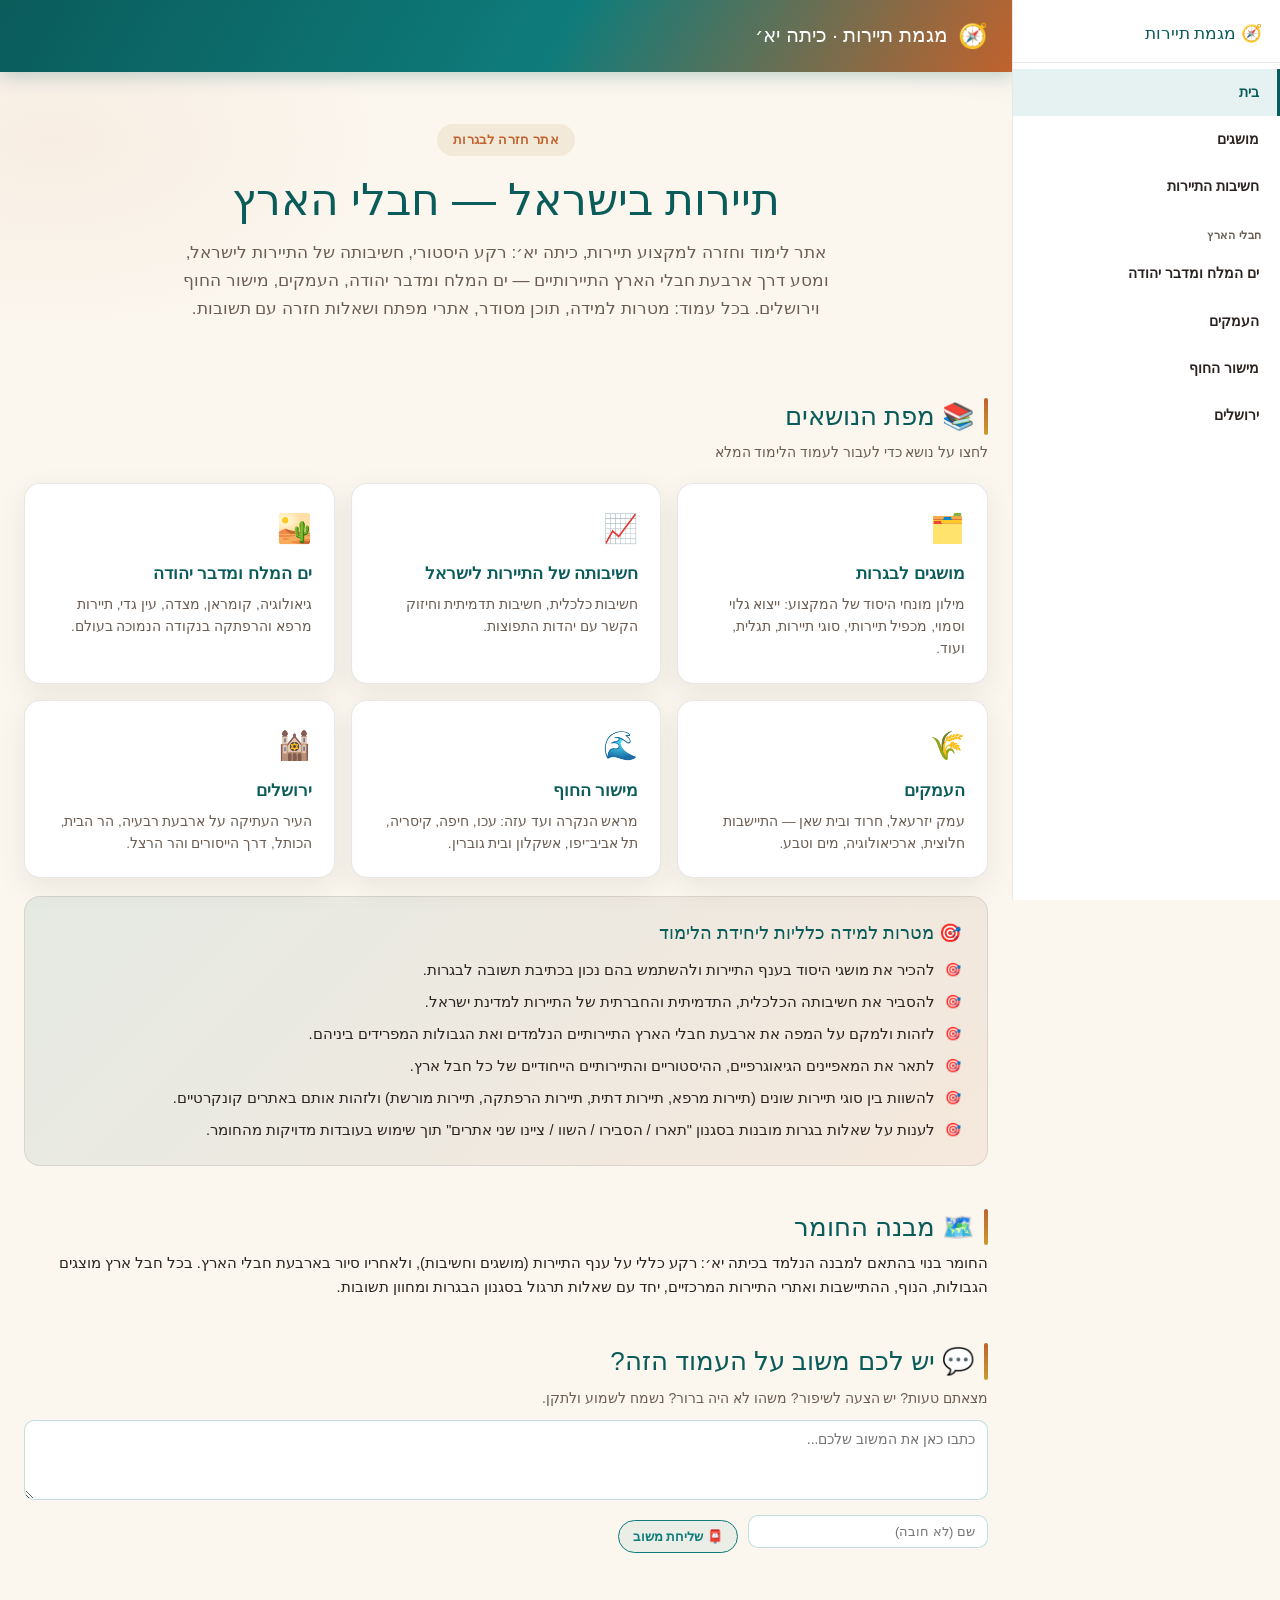
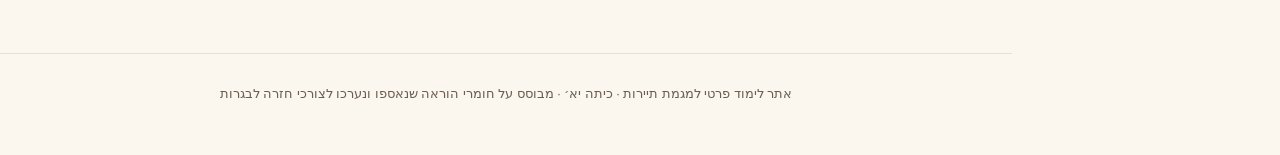
<file: teacher/index.html>
<!DOCTYPE html>
<html lang="he" dir="rtl">
<head>
  <meta charset="UTF-8">
  <meta name="viewport" content="width=device-width, initial-scale=1.0">
  <title>תיירות בגרות — ממשק מורה</title>
  <link rel="manifest" href="/manifest.json">
  <meta name="theme-color" content="#1E90FF">
  <link href="https://fonts.googleapis.com/css2?family=Heebo:wght@300;400;500;700;800&family=Secular+One&display=swap" rel="stylesheet">
  <style>
    *, *::before, *::after { box-sizing: border-box; margin: 0; padding: 0; }
    :root {
      --blue: #1E90FF; --blue-dark: #0B66C7; --blue-light: #0B66C7;
      --dark: #FFF8ED; --dark2: #FFFFFF; --dark3: #FFEFD9; --dark4: #F4DFB8;
      --text: #1B2A3D; --muted: #6C7A8C; --error: #E5484D;
      --success: #12A66E; --warning: #FF7A3D;
      --teal: #0E9E8F; --purple: #8B5CF6; --purple-light: #6D28D9;
      --gold: #F2A900;
      --font-display: 'Secular One', 'Heebo', sans-serif;
    }
    body {
      font-family: 'Heebo', sans-serif; background: var(--dark); color: var(--text); min-height: 100vh;
      background-image:
        radial-gradient(ellipse 900px 500px at 100% -10%, rgba(30,144,255,0.09), transparent 60%),
        radial-gradient(ellipse 700px 500px at -10% 10%, rgba(255,122,61,0.06), transparent 60%);
      background-attachment: fixed;
    }
    .topbar { background: rgba(255,255,255,0.85); backdrop-filter: blur(10px); border-bottom: 1px solid rgba(27,42,61,0.07); padding: 0 24px; height: 66px; display: flex; align-items: center; justify-content: space-between; position: sticky; top: 0; z-index: 100; flex-wrap: wrap; gap: 10px; }
    .topbar-left { display: flex; align-items: center; gap: 14px; }
    .brand-mark { width: 34px; height: 34px; border-radius: 10px; background: linear-gradient(135deg, var(--blue), var(--purple)); display: flex; align-items: center; justify-content: center; flex-shrink: 0; box-shadow: 0 3px 12px rgba(30,144,255,0.35); font-size: 17px; }
    .topbar-logo { font-family: var(--font-display); font-size: 17px; font-weight: 800; letter-spacing: -0.01em; background: linear-gradient(135deg, var(--blue-light), var(--purple-light)); -webkit-background-clip: text; -webkit-text-fill-color: transparent; background-clip: text; }
    .topbar-subject { font-size: 11px; font-weight: 700; color: var(--purple-light); text-transform: uppercase; letter-spacing: 0.06em; background: rgba(139,92,246,0.1); border: 1px solid rgba(139,92,246,0.25); border-radius: 20px; padding: 3px 11px; }
    .topbar-right { display: flex; align-items: center; gap: 8px; }
    .user-name { font-family: var(--font-display); font-size: 13px; font-weight: 700; }
    .btn-sm { padding: 7px 13px; border-radius: 9px; font-family: 'Heebo', sans-serif; font-size: 12px; font-weight: 600; cursor: pointer; border: none; transition: all 0.2s; }
    .btn-back { background: transparent; border: 1px solid rgba(27,42,61,0.14); color: var(--muted); }
    .btn-back:hover { border-color: var(--blue); color: var(--blue-light); }
    .btn-logout { background: transparent; border: 1px solid rgba(27,42,61,0.14); color: var(--muted); }
    .btn-logout:hover { border-color: var(--error); color: var(--error); }
    .btn-primary { background: linear-gradient(135deg, var(--blue), var(--purple)); color: white; box-shadow: 0 3px 12px rgba(30,144,255,0.25); }
    .btn-primary:hover { filter: brightness(1.08); }
    .btn-danger { background: rgba(229,72,77,0.12); color: var(--error); border: 1px solid rgba(229,72,77,0.28); }
    .btn-danger:hover { background: rgba(229,72,77,0.2); }

    .main { max-width: 1100px; margin: 0 auto; padding: 26px 24px; }

    .stats-row { display: grid; grid-template-columns: repeat(5, 1fr); gap: 12px; margin-bottom: 24px; }
    .stat-card { position: relative; background: linear-gradient(160deg, var(--dark3), var(--dark2) 80%); border: 1px solid rgba(27,42,61,0.07); border-radius: 14px; padding: 16px 18px; overflow: hidden; }
    .stat-card::before { content: ''; position: absolute; inset-inline-start: 0; top: 0; bottom: 0; width: 4px; background: linear-gradient(180deg, var(--purple), var(--blue)); }
    .stat-num { font-family: var(--font-display); font-size: 27px; font-weight: 800; font-variant-numeric: tabular-nums; }
    .stat-label { font-size: 11px; color: var(--muted); margin-top: 3px; text-transform: uppercase; letter-spacing: 0.04em; }

    .card { background: linear-gradient(160deg, rgba(255,239,217,0.9), rgba(255,255,255,0.9)); border: 1px solid rgba(27,42,61,0.07); border-radius: 18px; padding: 20px; margin-bottom: 16px; }
    .card-header { display: flex; align-items: center; justify-content: space-between; margin-bottom: 16px; flex-wrap: wrap; gap: 10px; }
    .card-title { font-family: var(--font-display); font-size: 15px; font-weight: 700; }
    .search-input { padding: 8px 13px; background: var(--dark3); border: 1px solid rgba(27,42,61,0.08); border-radius: 9px; color: var(--text); font-family: 'Heebo', sans-serif; font-size: 13px; outline: none; width: 200px; direction: rtl; }

    .table-wrap { overflow-x: auto; border-radius: 14px; border: 1px solid rgba(27,42,61,0.07); }
    table { width: 100%; border-collapse: collapse; font-size: 13px; }
    th { padding: 11px 14px; text-align: right; background: var(--dark3); color: var(--muted); font-weight: 700; font-size: 10px; text-transform: uppercase; letter-spacing: 0.05em; border-bottom: 1px solid rgba(27,42,61,0.07); white-space: nowrap; }
    td { padding: 13px 14px; border-bottom: 1px solid rgba(27,42,61,0.04); vertical-align: middle; }
    tr:last-child td { border-bottom: none; }
    tr:hover td { background: rgba(30,144,255,0.03); }

    .prog-wrap { display: flex; align-items: center; gap: 8px; min-width: 140px; }
    .prog-bar { flex: 1; height: 7px; background: var(--dark4); border-radius: 4px; overflow: hidden; }
    .prog-fill { height: 100%; border-radius: 4px; background: linear-gradient(90deg, var(--purple), var(--blue)); box-shadow: 0 0 8px rgba(30,144,255,0.4); }
    .prog-pct { font-family: var(--font-display); font-size: 11px; font-weight: 700; color: var(--purple-light); min-width: 30px; }

    .unit-pill { display: inline-flex; align-items: center; gap: 5px; font-size: 11px; padding: 3px 9px; border-radius: 20px; background: rgba(14,158,143,0.1); color: var(--teal); font-weight: 600; white-space: nowrap; }
    .unit-pill.not-done { background: rgba(108,122,140,0.1); color: var(--muted); }

    .empty-state { text-align: center; padding: 40px 20px; color: var(--muted); font-size: 13px; }
    .loading-spinner { display: inline-block; width: 16px; height: 16px; border: 2px solid rgba(27,42,61,0.15); border-top-color: var(--blue); border-radius: 50%; animation: spin 0.7s linear infinite; }
    @keyframes spin { to { transform: rotate(360deg); } }

    .modal-overlay { display: none; position: fixed; inset: 0; background: rgba(27,42,61,0.45); z-index: 200; align-items: center; justify-content: center; padding: 20px; }
    .modal-overlay.show { display: flex; }
    .modal { background: var(--dark2); border-radius: 18px; padding: 26px; width: 100%; max-width: 380px; }
    .modal-title { font-family: var(--font-display); font-size: 16px; font-weight: 800; margin-bottom: 16px; }
    .form-group { margin-bottom: 12px; }
    label { display: block; font-size: 12px; font-weight: 600; color: var(--muted); margin-bottom: 5px; }
    input { width: 100%; padding: 10px 13px; background: var(--dark3); border: 1px solid rgba(27,42,61,0.1); border-radius: 10px; color: var(--text); font-family: 'Heebo', sans-serif; font-size: 13px; outline: none; }
    .modal-actions { display: flex; gap: 8px; margin-top: 18px; }
    .modal-actions button { flex: 1; padding: 11px; border-radius: 10px; border: none; font-family: 'Heebo', sans-serif; font-size: 13px; font-weight: 700; cursor: pointer; }
    .btn-modal-cancel { background: var(--dark3); color: var(--muted); }
    .btn-modal-confirm { background: linear-gradient(135deg, var(--blue), var(--purple)); color: white; }
    .modal-error { color: var(--error); font-size: 12px; margin-top: 8px; }

    .modal-wide { max-width: 640px; max-height: 80vh; overflow-y: auto; }
    .oa-item { background: var(--dark3); border-radius: 12px; padding: 14px 16px; margin-bottom: 10px; }
    .oa-q { font-weight: 700; font-size: 13px; margin-bottom: 8px; }
    .oa-label { font-size: 10px; color: var(--muted); text-transform: uppercase; letter-spacing: 0.05em; margin-top: 8px; margin-bottom: 3px; }
    .oa-text { font-size: 13px; white-space: pre-wrap; }
    .oa-meta { font-size: 11px; color: var(--muted); margin-top: 8px; }

    .bulk-hint { font-size: 12px; color: var(--muted); line-height: 1.6; margin-bottom: 10px; }
    .bulk-textarea { width: 100%; min-height: 140px; padding: 10px 13px; background: var(--dark3); border: 1px solid rgba(27,42,61,0.1); border-radius: 10px; color: var(--text); font-family: 'Heebo', sans-serif; font-size: 13px; outline: none; resize: vertical; direction: rtl; }
    .bulk-file-row { margin-top: 10px; font-size: 12px; color: var(--muted); }
    .bulk-result { font-size: 12px; margin-top: 10px; padding: 10px 12px; border-radius: 10px; background: var(--dark3); display: none; }
    .bulk-result.show { display: block; }
    .bulk-result.success { color: var(--success); }
    .bulk-result-errors { color: var(--error); margin-top: 6px; white-space: pre-wrap; }
  </style>
</head>
<body>

<div class="topbar">
  <div class="topbar-left">
    <div class="brand-mark">🎓</div>
    <div class="topbar-logo">כיתה פלוס</div>
    <div class="topbar-subject">🎓 תיירות בגרות</div>
  </div>
  <div class="topbar-right">
    <div class="user-name" id="userName">טוען...</div>
    <button class="btn-sm btn-back" onclick="goBack()">← דשבורד</button>
    <button class="btn-sm btn-logout" onclick="logout()">יציאה</button>
  </div>
</div>

<div class="main">
  <div class="stats-row">
    <div class="stat-card"><div class="stat-num" style="color:var(--blue-light)" id="stTotal">—</div><div class="stat-label">תלמידים</div></div>
    <div class="stat-card"><div class="stat-num" style="color:var(--purple-light)" id="stAvg">—</div><div class="stat-label">התקדמות ממוצעת</div></div>
    <div class="stat-card"><div class="stat-num" style="color:var(--success)" id="stDone">—</div><div class="stat-label">סיימו</div></div>
    <div class="stat-card"><div class="stat-num" style="color:var(--warning)" id="stInProgress">—</div><div class="stat-label">בתהליך</div></div>
    <div class="stat-card"><div class="stat-num" style="color:var(--muted)" id="stNotStarted">—</div><div class="stat-label">טרם התחילו</div></div>
  </div>

  <div class="card">
    <div class="card-header">
      <div class="card-title">תלמידים</div>
      <div style="display:flex;gap:8px;align-items:center;">
        <input class="search-input" type="text" placeholder="חיפוש..." oninput="filterStudents(this.value)" />
        <button class="btn-sm btn-back" onclick="openBulkImportModal()">📋 ייבוא רשימה</button>
        <button class="btn-sm btn-primary" onclick="openAddModal()">+ הוסף תלמיד/ה</button>
      </div>
    </div>
    <div class="table-wrap">
      <table>
        <thead>
          <tr>
            <th>שם</th>
            <th>מייל</th>
            <th>כיתה</th>
            <th>התקדמות</th>
            <th>יחידות</th>
            <th>שאלות פתוחות</th>
            <th>🖼️ זיהוי אתרים</th>
            <th></th>
          </tr>
        </thead>
        <tbody id="studentsBody">
          <tr><td colspan="8" class="empty-state"><span class="loading-spinner"></span> טוען...</td></tr>
        </tbody>
      </table>
    </div>
  </div>
</div>

<div class="modal-overlay" id="addModal">
  <div class="modal">
    <div class="modal-title">הוספת תלמיד/ה</div>
    <div class="form-group"><label>שם מלא</label><input type="text" id="stName" placeholder="שם פרטי ושם משפחה" /></div>
    <div class="form-group"><label>מייל (חשבון גוגל)</label><input type="email" id="stEmail" placeholder="example@gmail.com" /></div>
    <div class="form-group"><label>כיתה (אופציונלי)</label><input type="text" id="stClass" placeholder="לדוגמה: יא'3" /></div>
    <div class="modal-error" id="addModalError"></div>
    <div class="modal-actions">
      <button class="btn-modal-cancel" onclick="hideModal()">ביטול</button>
      <button class="btn-modal-confirm" onclick="submitAddStudent()">הוספה</button>
    </div>
  </div>
</div>

<div class="modal-overlay" id="openAnswersModal">
  <div class="modal modal-wide">
    <div class="modal-title" id="openAnswersTitle">שאלות פתוחות</div>
    <div id="openAnswersBody"></div>
    <div class="modal-actions">
      <button class="btn-modal-cancel" onclick="hideOpenAnswersModal()">סגירה</button>
    </div>
  </div>
</div>

<div class="modal-overlay" id="bulkImportModal">
  <div class="modal modal-wide">
    <div class="modal-title">ייבוא רשימת תלמידים</div>
    <div class="bulk-hint">
      כל שורה = תלמיד/ה אחד/ת: <b>שם, מייל, כיתה</b> (הכיתה אופציונלית).<br>
      הכי קל: סמנו טווח עמודות (שם/מייל/כיתה) באקסל או ב-Google Sheets, העתיקו (Ctrl+C),
      והדביקו ישירות כאן — זה יזוהה אוטומטית. אפשר גם לבחור קובץ CSV.
    </div>
    <textarea class="bulk-textarea" id="bulkText" placeholder="דנה כהן&#9;dana@gmail.com&#9;יא'3&#10;יוסי לוי&#9;yossi@gmail.com&#9;יא'3"></textarea>
    <div class="bulk-file-row">
      או העלאת קובץ CSV: <input type="file" id="bulkFile" accept=".csv,text/csv" onchange="handleBulkFile(this)" />
    </div>
    <div class="modal-error" id="bulkModalError"></div>
    <div class="bulk-result" id="bulkResult"></div>
    <div class="modal-actions">
      <button class="btn-modal-cancel" onclick="hideBulkImportModal()">ביטול</button>
      <button class="btn-modal-confirm" onclick="submitBulkImport()">ייבוא</button>
    </div>
  </div>
</div>

<script>
if ('serviceWorker' in navigator) {
  navigator.serviceWorker.register('/sw.js', { scope: '/' }).catch(function(){});
}
const HUB_URL  = 'https://nisan1234-afk.github.io/';
const API_URL  = 'https://script.google.com/macros/s/AKfycbwf3-MNZBBi64zXcNH7wfhBRoEBl9brtQ9QRI4Won5RmUIOrl_WBivN6uI5NAp6Mc0h/exec';

let currentUser = null;
let allStudents = [];
let siteRecognitionCounts = {};

window.onload = async function() {
  const stored = sessionStorage.getItem('kitahUser');
  if (!stored) { window.location.href = HUB_URL; return; }
  currentUser = JSON.parse(stored);
  document.getElementById('userName').textContent = currentUser.name || currentUser.email.split('@')[0];
  await loadData();
};

async function callAPI(action, params = {}) {
  const res  = await fetch(API_URL, { method: 'POST', body: JSON.stringify({ action, token: currentUser.token, ...params }) });
  const data = await res.json();
  if (!data.ok) throw new Error(data.error);
  return data.data;
}

async function loadData() {
  try {
    const data = await callAPI('getBagrutTeacherDashboard');
    allStudents = data.students || [];
    renderStats(data.stats || {});
    renderStudents(allStudents);
    try {
      const rData = await callAPI('getBagrutSiteRecognitionSummary');
      siteRecognitionCounts = rData.counts || {};
      renderStudents(allStudents);
    } catch (e) { /* לא קריטי — אם נכשל, עמודת זיהוי האתרים תישאר ריקה */ }
  } catch(e) {
    document.getElementById('studentsBody').innerHTML = '<tr><td colspan="8" class="empty-state">שגיאה: ' + e.message + '</td></tr>';
  }
}

function renderStats(stats) {
  document.getElementById('stTotal').textContent      = stats.total ?? 0;
  document.getElementById('stAvg').textContent         = (stats.avg ?? 0) + '%';
  document.getElementById('stDone').textContent        = stats.done ?? 0;
  document.getElementById('stInProgress').textContent  = stats.inProgress ?? 0;
  document.getElementById('stNotStarted').textContent  = stats.notStarted ?? 0;
}

function renderStudents(students) {
  const body = document.getElementById('studentsBody');
  if (!students.length) {
    body.innerHTML = '<tr><td colspan="8" class="empty-state">עדיין אין תלמידים ברשימה. לחצו על "הוסף תלמיד/ה".</td></tr>';
    return;
  }
  body.innerHTML = students.map(s => `
    <tr>
      <td>${escapeHtml(s.name)}</td>
      <td style="color:var(--muted)">${escapeHtml(s.email)}</td>
      <td>${escapeHtml(s.class_name || '—')}</td>
      <td>
        <div class="prog-wrap">
          <div class="prog-bar"><div class="prog-fill" style="width:${s.percent}%"></div></div>
          <div class="prog-pct">${s.percent}%</div>
        </div>
      </td>
      <td>${s.units.map(u => `<span class="unit-pill ${u.completed ? '' : 'not-done'}">${u.completed ? '✔' : '—'} ${escapeHtml(u.name)}${u.completed ? ' · ' + u.best_score + '/' + u.total_questions : ''}</span>`).join(' ')}</td>
      <td>${s.openAnswerCount ? `<button class="btn-sm btn-back" onclick="viewOpenAnswers('${escapeAttr(s.email)}', '${escapeAttr(s.name)}')">📝 ${s.openAnswerCount}</button>` : '<span style="color:var(--muted)">—</span>'}</td>
      <td>${siteRecognitionCounts[s.email] ? `<span class="unit-pill">🖼️ ${siteRecognitionCounts[s.email]}/114</span>` : '<span style="color:var(--muted)">—</span>'}</td>
      <td><button class="btn-sm btn-danger" onclick="removeStudent('${escapeAttr(s.email)}')">הסר</button></td>
    </tr>
  `).join('');
}

function filterStudents(q) {
  const query = q.trim().toLowerCase();
  if (!query) { renderStudents(allStudents); return; }
  renderStudents(allStudents.filter(s =>
    (s.name || '').toLowerCase().includes(query) ||
    (s.email || '').toLowerCase().includes(query) ||
    (s.class_name || '').toLowerCase().includes(query)
  ));
}

function openAddModal() {
  document.getElementById('stName').value = '';
  document.getElementById('stEmail').value = '';
  document.getElementById('stClass').value = '';
  document.getElementById('addModalError').textContent = '';
  document.getElementById('addModal').classList.add('show');
}
function hideModal() { document.getElementById('addModal').classList.remove('show'); }

async function submitAddStudent() {
  const name  = document.getElementById('stName').value.trim();
  const email = document.getElementById('stEmail').value.trim();
  const class_name = document.getElementById('stClass').value.trim();
  const errEl = document.getElementById('addModalError');
  if (!name || !email) { errEl.textContent = 'נא למלא שם ומייל'; return; }
  try {
    await callAPI('addBagrutStudent', { name, email, class_name });
    hideModal();
    await loadData();
  } catch(e) { errEl.textContent = e.message; }
}

async function removeStudent(email) {
  if (!confirm('להסיר את התלמיד/ה מהרשימה? כל היסטוריית ההתקדמות שלו/ה תישמר בגיליון אך לא תוצג יותר.')) return;
  try {
    await callAPI('removeBagrutStudent', { email });
    await loadData();
  } catch(e) { alert('שגיאה: ' + e.message); }
}

async function viewOpenAnswers(email, name) {
  document.getElementById('openAnswersTitle').textContent = 'שאלות פתוחות — ' + name;
  document.getElementById('openAnswersBody').innerHTML = '<div class="empty-state"><span class="loading-spinner"></span> טוען...</div>';
  document.getElementById('openAnswersModal').classList.add('show');
  try {
    const data = await callAPI('getBagrutStudentOpenAnswers', { studentEmail: email });
    renderOpenAnswers(data.answers || []);
  } catch (e) {
    document.getElementById('openAnswersBody').innerHTML = '<div class="empty-state">שגיאה: ' + escapeHtml(e.message) + '</div>';
  }
}

function renderOpenAnswers(answers) {
  const body = document.getElementById('openAnswersBody');
  if (!answers.length) {
    body.innerHTML = '<div class="empty-state">אין עדיין שאלות פתוחות שנשלחו.</div>';
    return;
  }
  body.innerHTML = answers.map(a => `
    <div class="oa-item">
      <div class="oa-q">${escapeHtml(a.question)}</div>
      <div class="oa-label">התשובה של התלמיד/ה</div>
      <div class="oa-text">${escapeHtml(a.answer)}</div>
      <div class="oa-label">משוב הבוט</div>
      <div class="oa-text">${escapeHtml(a.feedback)}</div>
      <div class="oa-meta">${escapeHtml(a.unit_id || '')} · ${a.timestamp ? new Date(a.timestamp).toLocaleString('he-IL') : ''}</div>
    </div>
  `).join('');
}

function hideOpenAnswersModal() { document.getElementById('openAnswersModal').classList.remove('show'); }

function openBulkImportModal() {
  document.getElementById('bulkText').value = '';
  document.getElementById('bulkFile').value = '';
  document.getElementById('bulkModalError').textContent = '';
  const resultEl = document.getElementById('bulkResult');
  resultEl.className = 'bulk-result';
  resultEl.innerHTML = '';
  document.getElementById('bulkImportModal').classList.add('show');
}
function hideBulkImportModal() { document.getElementById('bulkImportModal').classList.remove('show'); }

function handleBulkFile(input) {
  const file = input.files[0];
  if (!file) return;
  const reader = new FileReader();
  reader.onload = function(e) {
    const textarea = document.getElementById('bulkText');
    textarea.value = textarea.value.trim() ? textarea.value.trim() + '\n' + e.target.result : e.target.result;
  };
  reader.readAsText(file, 'UTF-8');
}

function parseBulkStudents(text) {
  return text.split(/\r?\n/).map(l => l.trim()).filter(Boolean).map(line => {
    const parts = line.includes('\t') ? line.split('\t') : line.split(',');
    return {
      name: (parts[0] || '').trim(),
      email: (parts[1] || '').trim(),
      class_name: (parts[2] || '').trim()
    };
  });
}

async function submitBulkImport() {
  const errEl = document.getElementById('bulkModalError');
  const resultEl = document.getElementById('bulkResult');
  errEl.textContent = '';
  resultEl.className = 'bulk-result';
  resultEl.innerHTML = '';

  const text = document.getElementById('bulkText').value;
  const students = parseBulkStudents(text);
  if (!students.length) { errEl.textContent = 'לא נמצאו שורות לייבוא'; return; }

  const invalidLines = [];
  const validStudents = students.filter((s, i) => {
    if (!s.name || !s.email) { invalidLines.push('שורה ' + (i + 1) + ': חסר שם או מייל, דולגה'); return false; }
    return true;
  });
  if (!validStudents.length) { errEl.textContent = 'אף שורה לא הכילה שם ומייל תקינים'; return; }

  try {
    const data = await callAPI('addBagrutStudentsBulk', { students: validStudents });
    const allErrors = invalidLines.concat(data.errors || []);
    resultEl.className = 'bulk-result show success';
    resultEl.innerHTML = `נוספו <b>${data.added}</b> תלמידים · דולגו <b>${data.skipped}</b> (כבר קיימים)` +
      (allErrors.length ? `<div class="bulk-result-errors">${allErrors.map(escapeHtml).join('\n')}</div>` : '');
    await loadData();
  } catch (e) {
    errEl.textContent = e.message;
  }
}

function escapeHtml(s) { return String(s ?? '').replace(/[&<>"']/g, c => ({'&':'&amp;','<':'&lt;','>':'&gt;','"':'&quot;',"'":'&#39;'}[c])); }
function escapeAttr(s) { return escapeHtml(s).replace(/`/g, '&#96;'); }

function goBack() { window.location.href = HUB_URL + 'teacher/'; }
function logout() { sessionStorage.removeItem('kitahUser'); window.location.href = HUB_URL; }
</script>
</body>
</html>
</file>
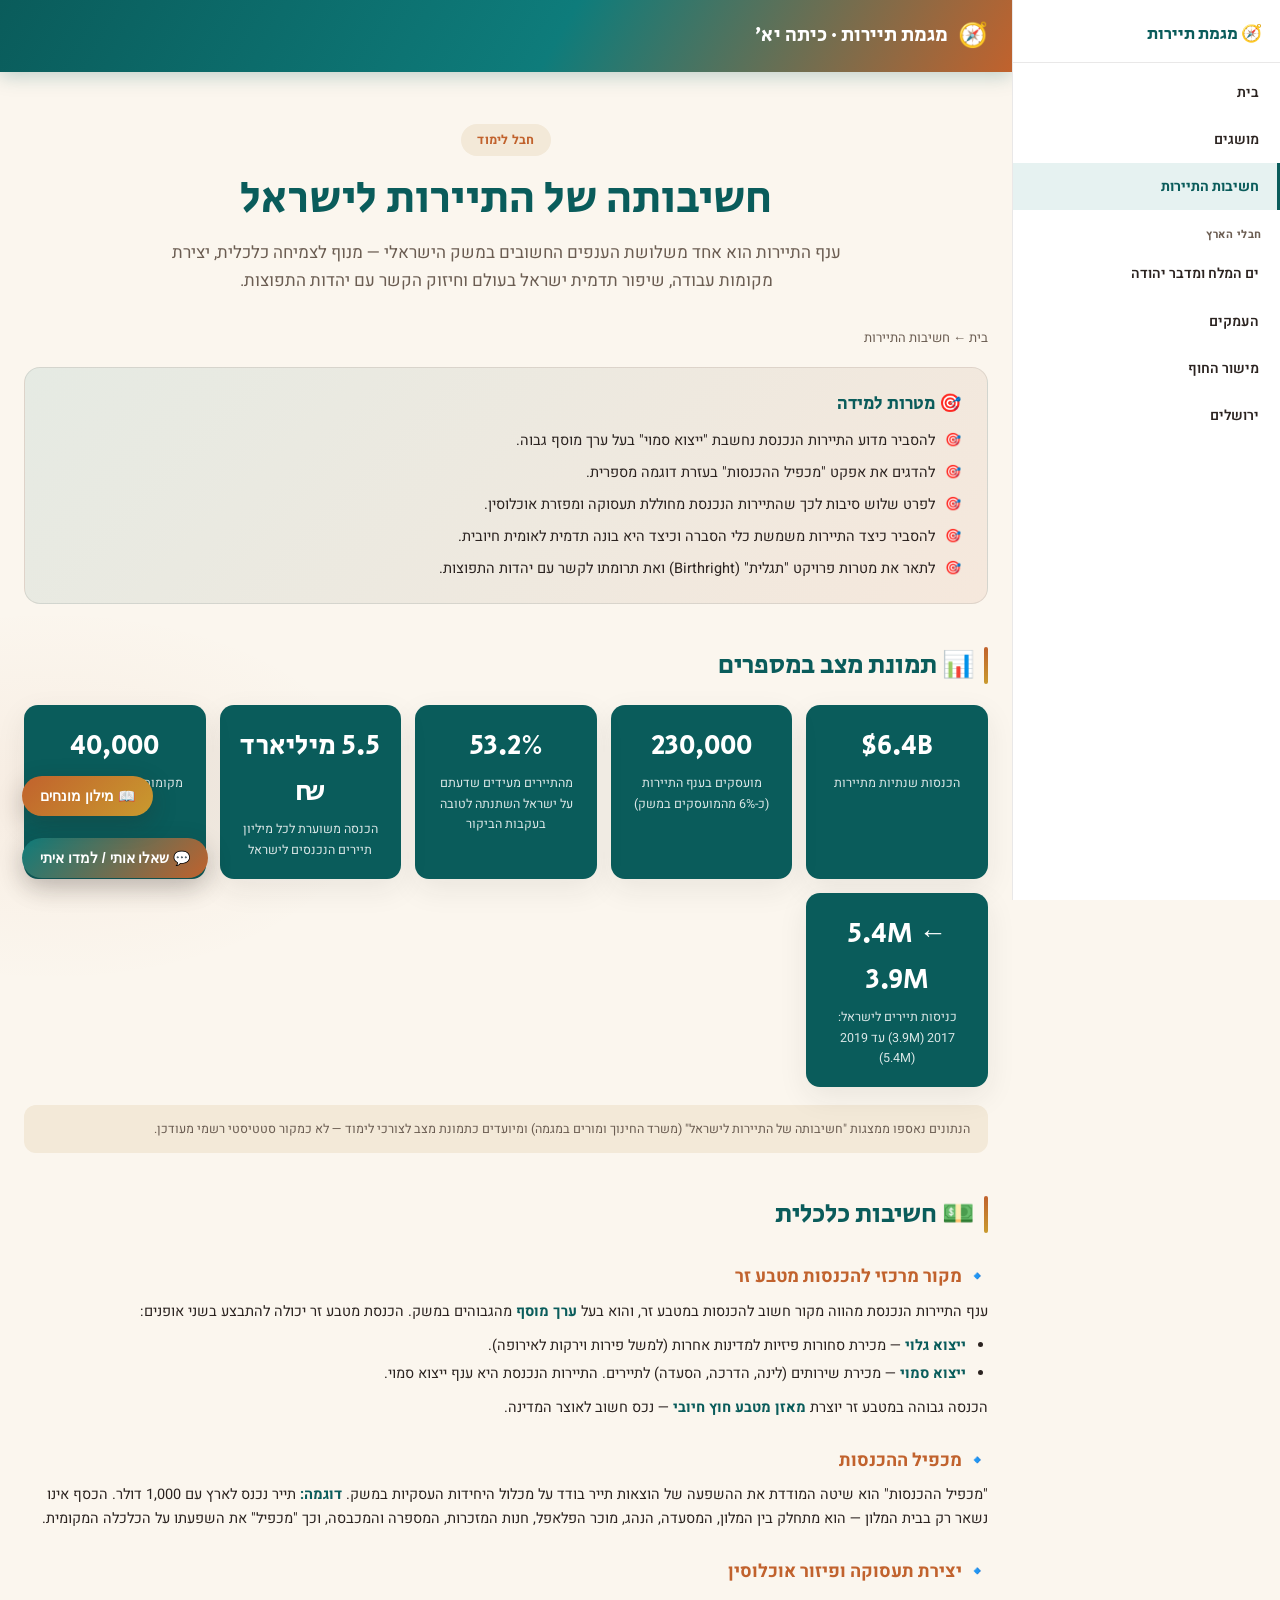
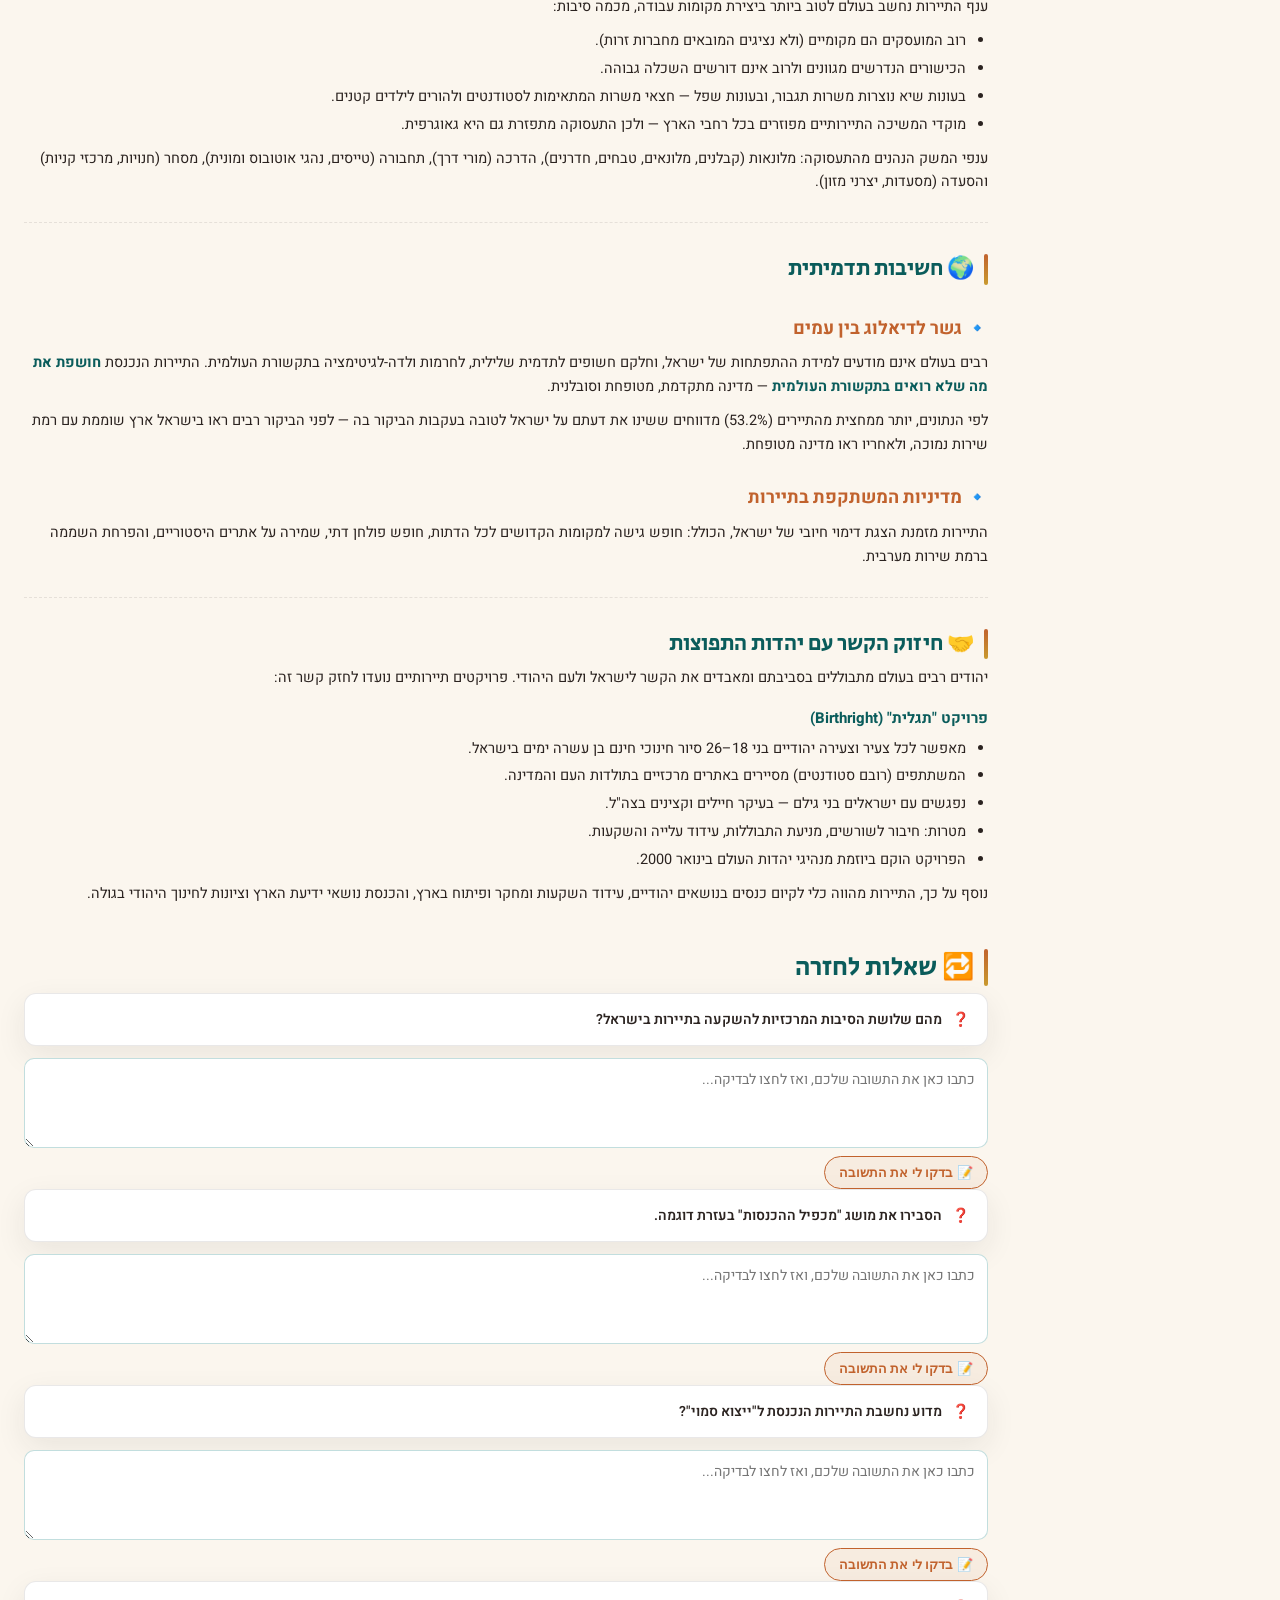
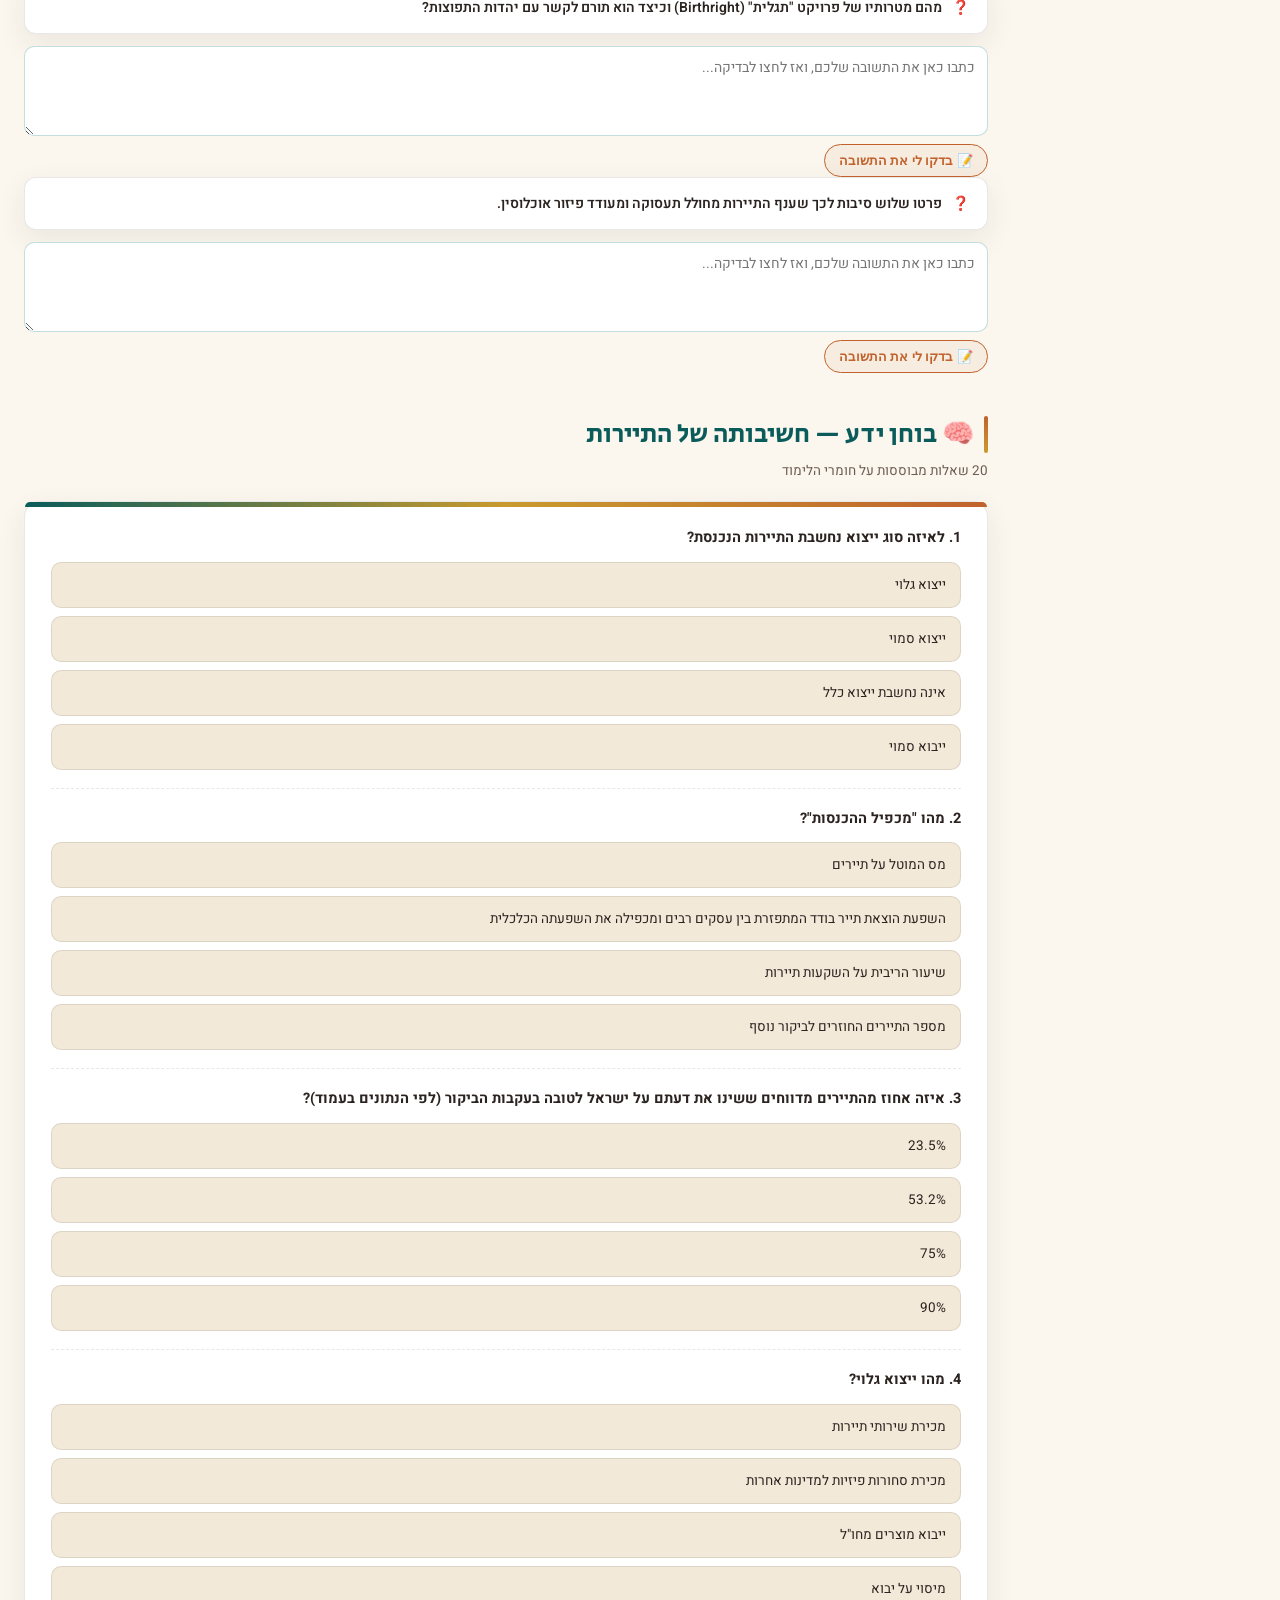
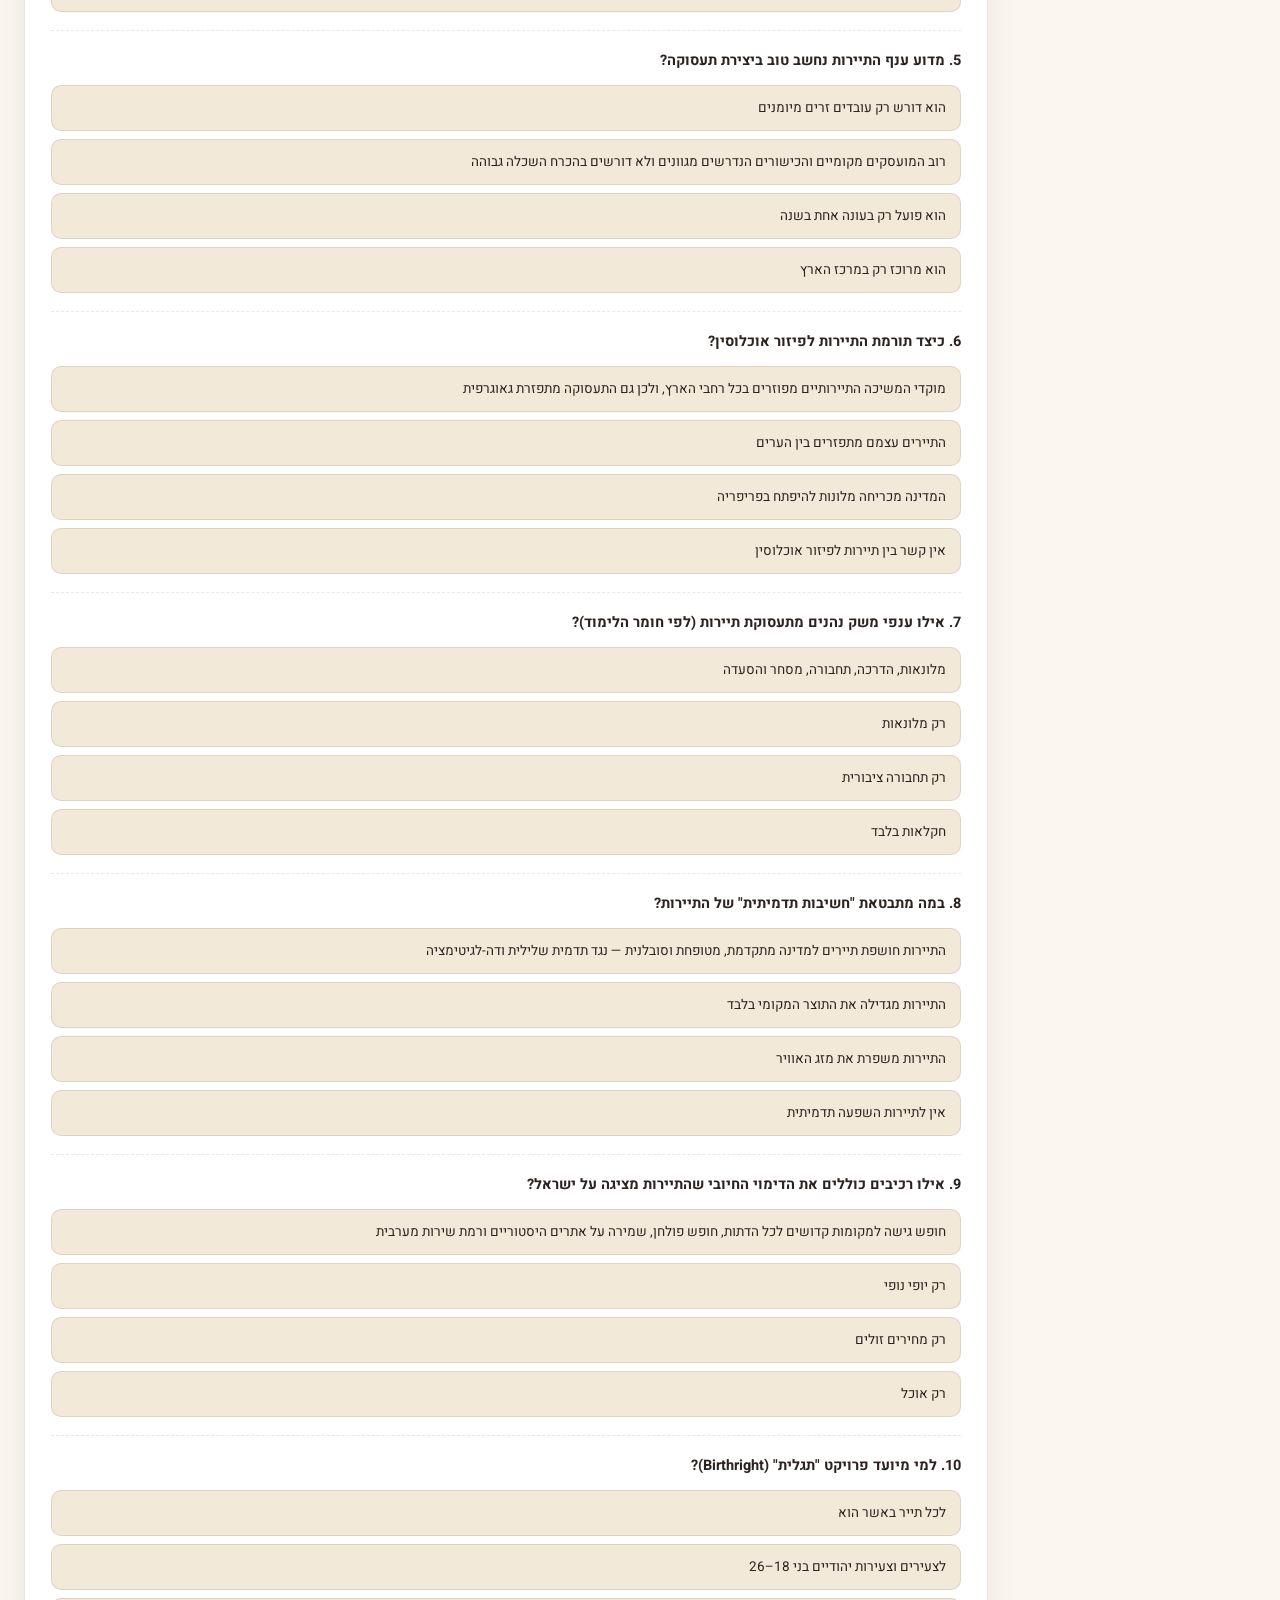
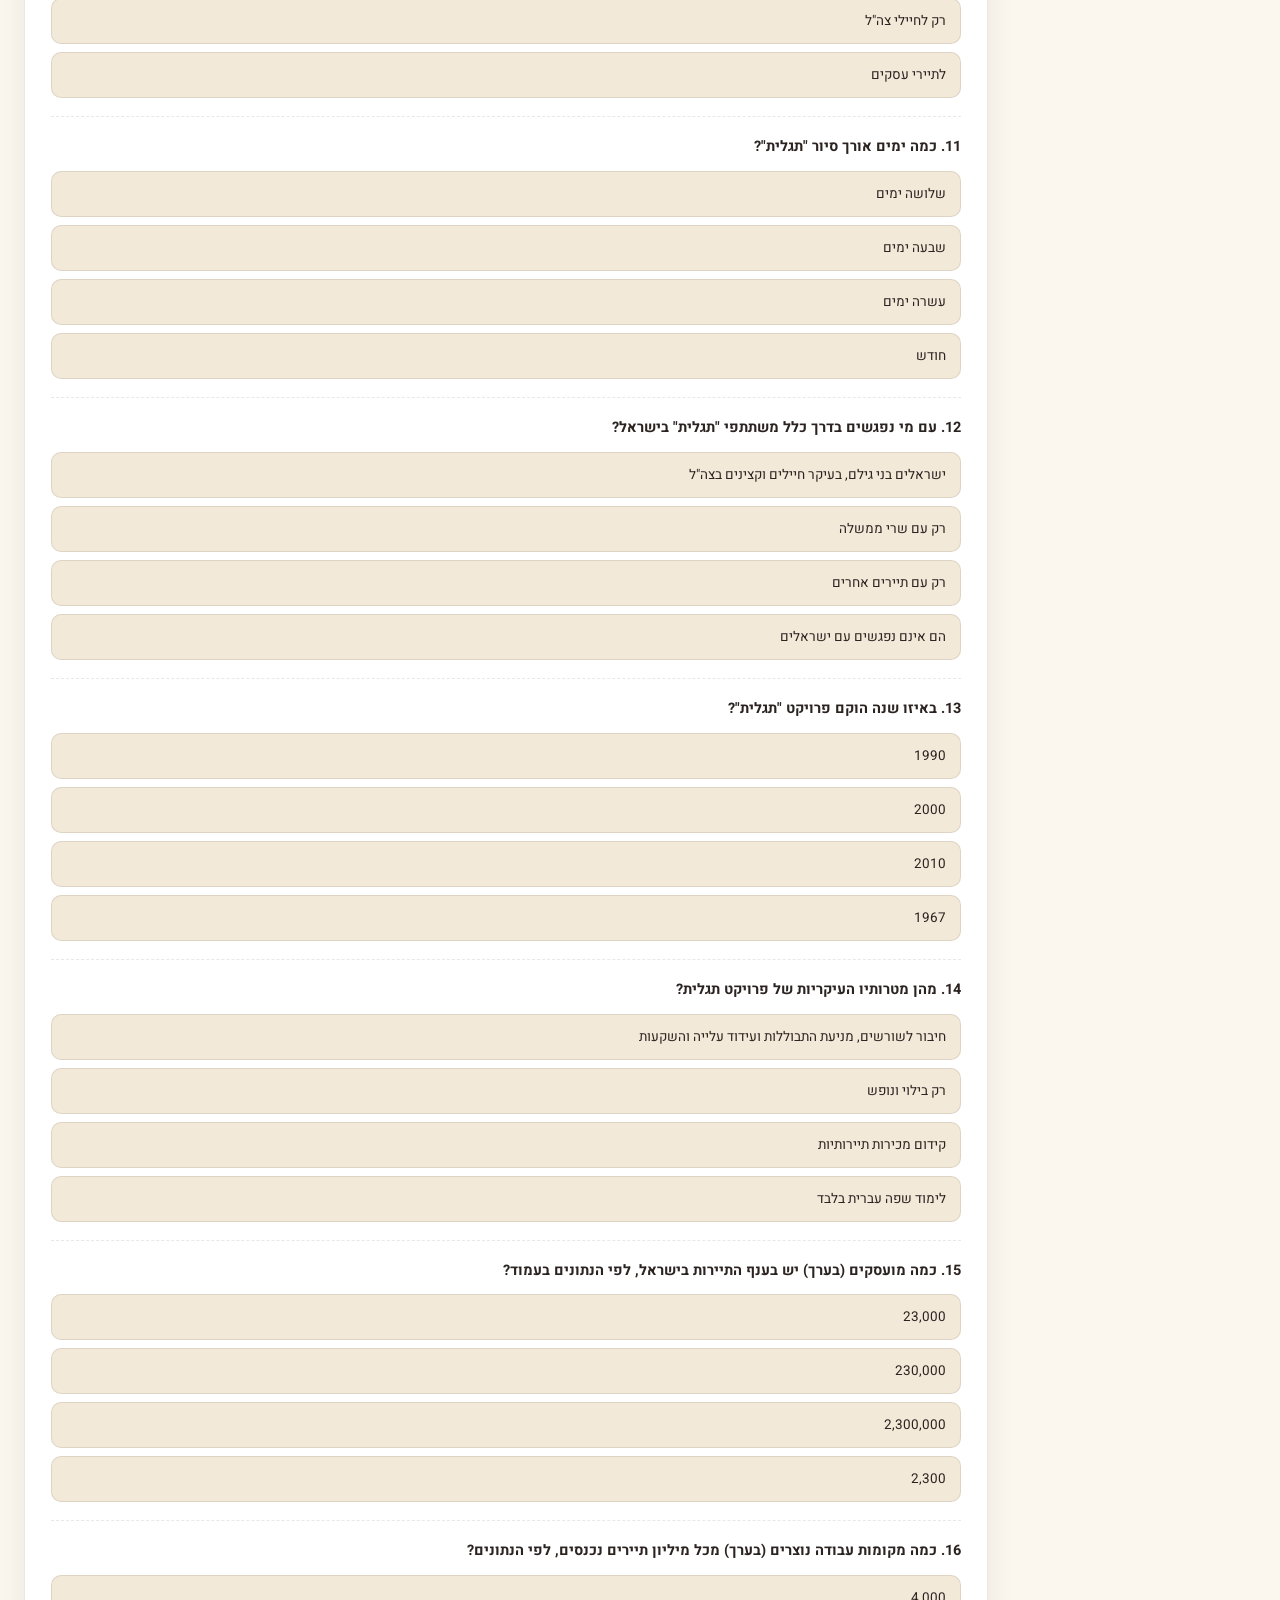
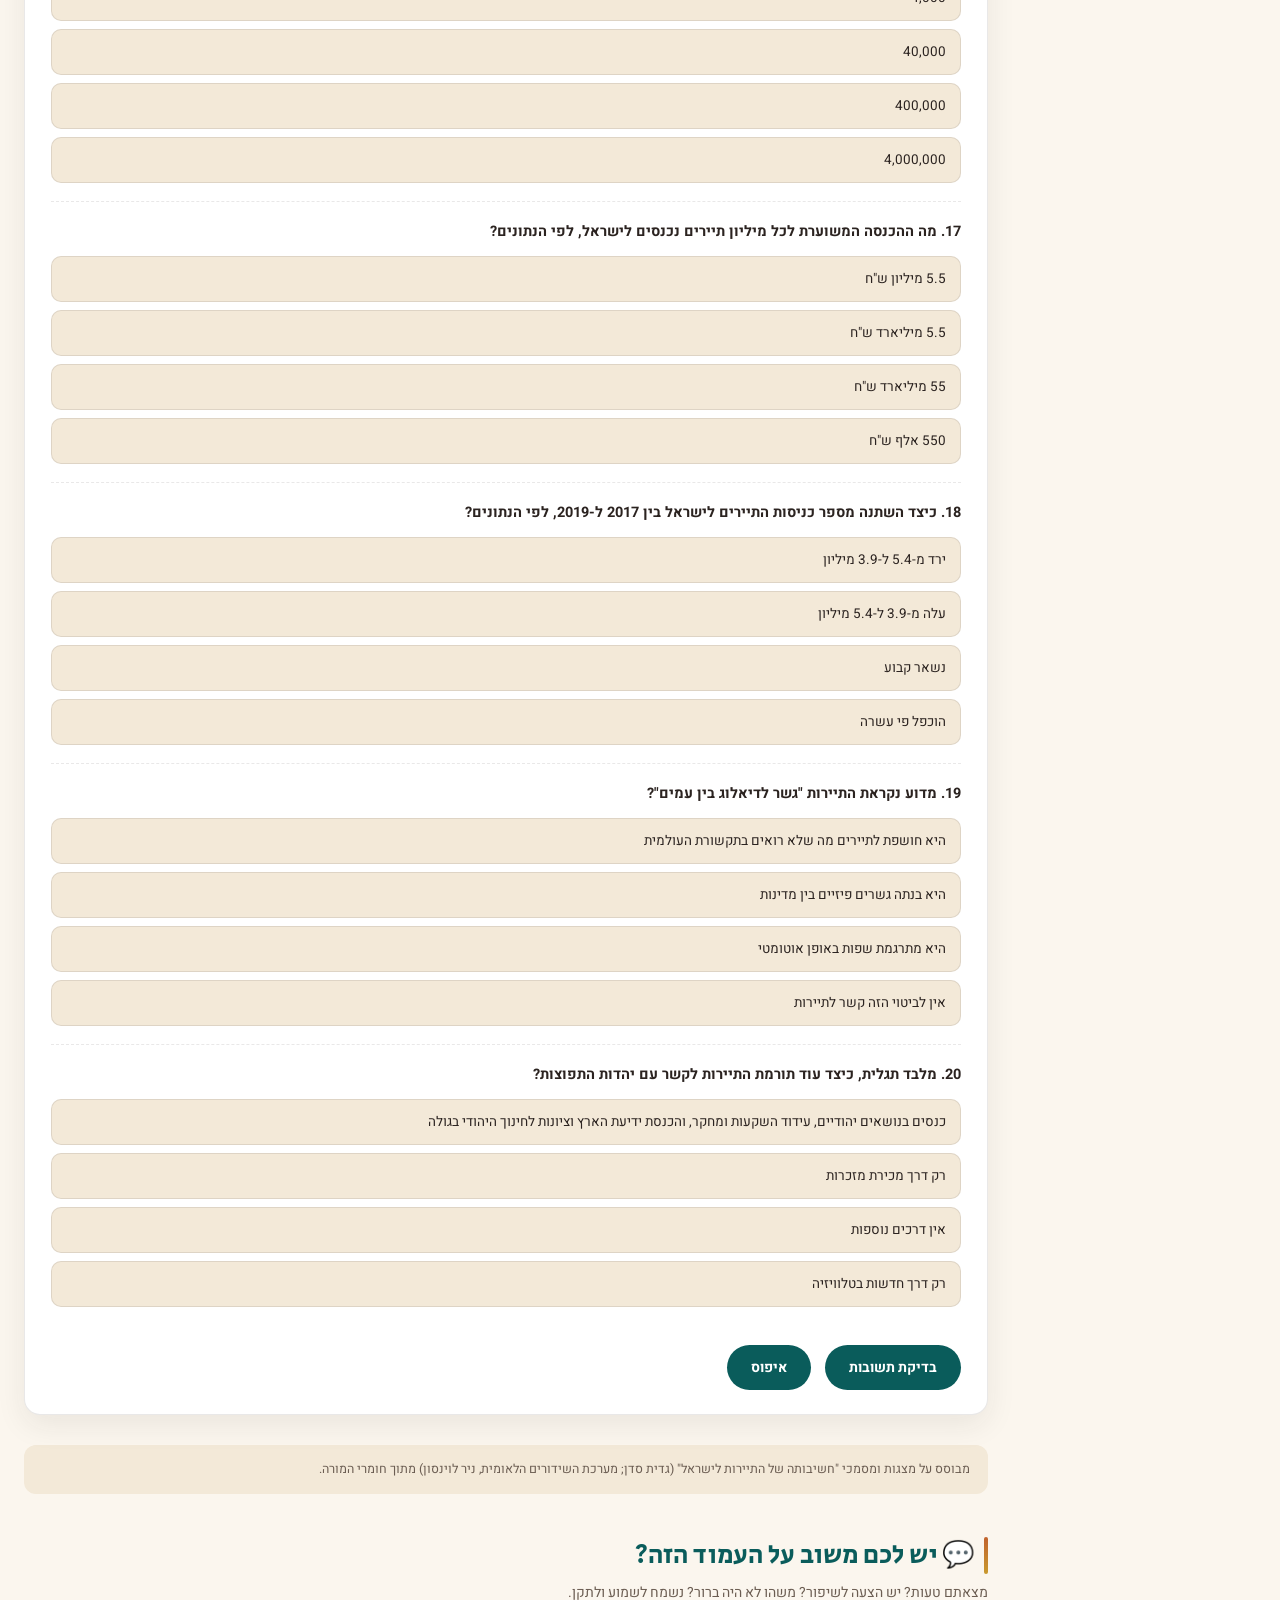
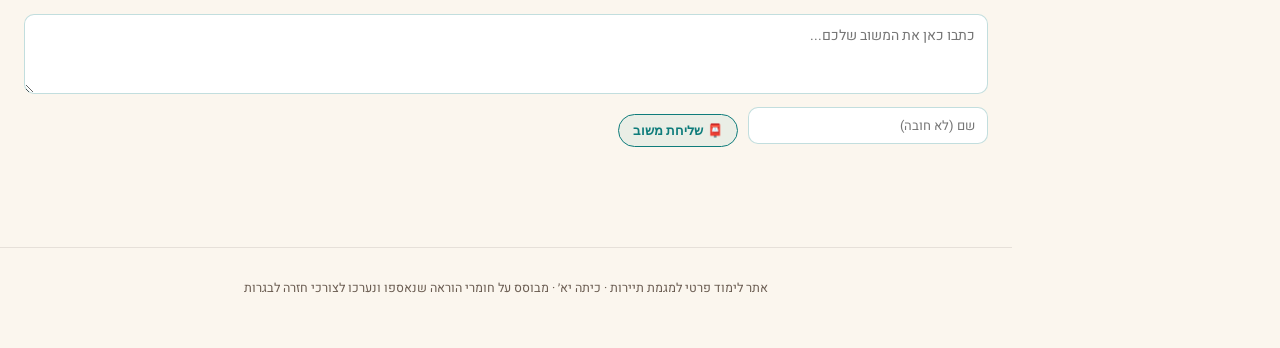
<file: hashivut.html>
<!DOCTYPE html>
<html lang="he" dir="rtl">
<head>
<meta charset="UTF-8">
<meta name="viewport" content="width=device-width, initial-scale=1.0">
<title>חשיבותה של התיירות לישראל — מגמת תיירות כיתה יא</title>
<link href="https://fonts.googleapis.com/css2?family=Heebo:wght@300;400;500;700;800&family=Secular+One&display=swap" rel="stylesheet">
<link rel="stylesheet" href="style.css">
<style>
.stat-grid { display:grid; grid-template-columns:repeat(auto-fit,minmax(160px,1fr)); gap:14px; margin:18px 0; }
.stat-card { background:var(--teal-dark); color:#fff; border-radius:14px; padding:18px; text-align:center; box-shadow:var(--shadow); }
.stat-card .num { font-family:var(--font-display); font-size:28px; }
.stat-card .lbl { font-size:12.5px; opacity:0.85; margin-top:4px; }
</style>
</head>
<body>

<button class="sidebar-toggle" onclick="toggleSidebar(true)" aria-label="תפריט">☰</button>
<div class="side-nav-overlay" id="sideNavOverlay" onclick="toggleSidebar(false)"></div>
<nav class="side-nav" id="sideNav">
  <div class="side-nav-head">
    <span>🧭 מגמת תיירות</span>
    <button class="side-nav-close" onclick="toggleSidebar(false)" aria-label="סגירה">✕</button>
  </div>
  <a href="index.html">בית</a>
  <a href="musagim.html">מושגים</a>
  <a href="hashivut.html" class="active">חשיבות התיירות</a>
  <div class="side-nav-divider">חבלי הארץ</div>
  <a href="yam-hamelach.html">ים המלח ומדבר יהודה</a>
  <a href="haamakim.html">העמקים</a>
  <a href="mishor-hachof.html">מישור החוף</a>
  <a href="yerushalayim.html">ירושלים</a>
</nav>

<header class="site-header">
  <div class="header-inner">
    <div class="brand"><span class="emoji">🧭</span> מגמת תיירות · כיתה יא׳</div>
    <nav class="main-nav">
      <a href="index.html">בית</a>
      <a href="musagim.html">מושגים</a>
      <a href="hashivut.html" class="active">חשיבות התיירות</a>
      <a href="yam-hamelach.html">ים המלח ומדבר יהודה</a>
      <a href="haamakim.html">העמקים</a>
      <a href="mishor-hachof.html">מישור החוף</a>
      <a href="yerushalayim.html">ירושלים</a>
    </nav>
  </div>
</header>

<section class="hero">
  <span class="eyebrow">חבל לימוד</span>
  <h1>חשיבותה של התיירות לישראל</h1>
  <p class="lead">ענף התיירות הוא אחד משלושת הענפים החשובים במשק הישראלי — מנוף לצמיחה כלכלית, יצירת מקומות עבודה, שיפור תדמית ישראל בעולם וחיזוק הקשר עם יהדות התפוצות.</p>
</section>

<main>

  <div class="breadcrumb"><a href="index.html">בית</a> ← חשיבות התיירות</div>

  <div class="section goals-box">
    <h2>🎯 מטרות למידה</h2>
    <ul>
      <li>להסביר מדוע התיירות הנכנסת נחשבת "ייצוא סמוי" בעל ערך מוסף גבוה.</li>
      <li>להדגים את אפקט "מכפיל ההכנסות" בעזרת דוגמה מספרית.</li>
      <li>לפרט שלוש סיבות לכך שהתיירות הנכנסת מחוללת תעסוקה ומפזרת אוכלוסין.</li>
      <li>להסביר כיצד התיירות משמשת כלי הסברה וכיצד היא בונה תדמית לאומית חיובית.</li>
      <li>לתאר את מטרות פרויקט "תגלית" (Birthright) ואת תרומתו לקשר עם יהדות התפוצות.</li>
    </ul>
  </div>

  <div class="section">
    <div class="section-title">📊 תמונת מצב במספרים</div>
    <div class="stat-grid">
      <div class="stat-card"><div class="num">$6.4B</div><div class="lbl">הכנסות שנתיות מתיירות</div></div>
      <div class="stat-card"><div class="num">230,000</div><div class="lbl">מועסקים בענף התיירות (כ-6% מהמועסקים במשק)</div></div>
      <div class="stat-card"><div class="num">53.2%</div><div class="lbl">מהתיירים מעידים שדעתם על ישראל השתנתה לטובה בעקבות הביקור</div></div>
      <div class="stat-card"><div class="num">5.5 מיליארד ₪</div><div class="lbl">הכנסה משוערת לכל מיליון תיירים הנכנסים לישראל</div></div>
      <div class="stat-card"><div class="num">40,000</div><div class="lbl">מקומות עבודה נוצרים מכל מיליון תיירים</div></div>
      <div class="stat-card"><div class="num">5.4M ← 3.9M</div><div class="lbl">כניסות תיירים לישראל: 2017 (3.9M) עד 2019 (5.4M)</div></div>
    </div>
    <p class="source-note" style="margin-top:0;">הנתונים נאספו ממצגות "חשיבותה של התיירות לישראל" (משרד החינוך ומורים במגמה) ומיועדים כתמונת מצב לצורכי לימוד — לא כמקור סטטיסטי רשמי מעודכן.</p>
  </div>

  <div class="section prose">
    <div class="section-title">💵 חשיבות כלכלית</div>

    <h3>🔹 מקור מרכזי להכנסות מטבע זר</h3>
    <p>ענף התיירות הנכנסת מהווה מקור חשוב להכנסות במטבע זר, והוא בעל <strong>ערך מוסף</strong> מהגבוהים במשק. הכנסת מטבע זר יכולה להתבצע בשני אופנים:</p>
    <ul>
      <li><strong>ייצוא גלוי</strong> — מכירת סחורות פיזיות למדינות אחרות (למשל פירות וירקות לאירופה).</li>
      <li><strong>ייצוא סמוי</strong> — מכירת שירותים (לינה, הדרכה, הסעדה) לתיירים. התיירות הנכנסת היא ענף ייצוא סמוי.</li>
    </ul>
    <p>הכנסה גבוהה במטבע זר יוצרת <strong>מאזן מטבע חוץ חיובי</strong> — נכס חשוב לאוצר המדינה.</p>

    <h3>🔹 מכפיל ההכנסות</h3>
    <p>"מכפיל ההכנסות" הוא שיטה המודדת את ההשפעה של הוצאות תייר בודד על מכלול היחידות העסקיות במשק. <strong>דוגמה:</strong> תייר נכנס לארץ עם 1,000 דולר. הכסף אינו נשאר רק בבית המלון — הוא מתחלק בין המלון, המסעדה, הנהג, מוכר הפלאפל, חנות המזכרות, המספרה והמכבסה, וכך "מכפיל" את השפעתו על הכלכלה המקומית.</p>

    <h3>🔹 יצירת תעסוקה ופיזור אוכלוסין</h3>
    <p>ענף התיירות נחשב בעולם לטוב ביותר ביצירת מקומות עבודה, מכמה סיבות:</p>
    <ul>
      <li>רוב המועסקים הם מקומיים (ולא נציגים המובאים מחברות זרות).</li>
      <li>הכישורים הנדרשים מגוונים ולרוב אינם דורשים השכלה גבוהה.</li>
      <li>בעונות שיא נוצרות משרות תגבור, ובעונות שפל — חצאי משרות המתאימות לסטודנטים ולהורים לילדים קטנים.</li>
      <li>מוקדי המשיכה התיירותיים מפוזרים בכל רחבי הארץ — ולכן התעסוקה מתפזרת גם היא גאוגרפית.</li>
    </ul>
    <p>ענפי המשק הנהנים מהתעסוקה: מלונאות (קבלנים, מלונאים, טבחים, חדרנים), הדרכה (מורי דרך), תחבורה (טייסים, נהגי אוטובוס ומונית), מסחר (חנויות, מרכזי קניות) והסעדה (מסעדות, יצרני מזון).</p>

    <hr class="divider">

    <div class="section-title" style="font-size:22px;">🌍 חשיבות תדמיתית</div>

    <h3>🔹 גשר לדיאלוג בין עמים</h3>
    <p>רבים בעולם אינם מודעים למידת ההתפתחות של ישראל, וחלקם חשופים לתדמית שלילית, לחרמות ולדה-לגיטימציה בתקשורת העולמית. התיירות הנכנסת <strong>חושפת את מה שלא רואים בתקשורת העולמית</strong> — מדינה מתקדמת, מטופחת וסובלנית.</p>
    <p>לפי הנתונים, יותר ממחצית מהתיירים (53.2%) מדווחים ששינו את דעתם על ישראל לטובה בעקבות הביקור בה — לפני הביקור רבים ראו בישראל ארץ שוממת עם רמת שירות נמוכה, ולאחריו ראו מדינה מטופחת.</p>

    <h3>🔹 מדיניות המשתקפת בתיירות</h3>
    <p>התיירות מזמנת הצגת דימוי חיובי של ישראל, הכולל: חופש גישה למקומות הקדושים לכל הדתות, חופש פולחן דתי, שמירה על אתרים היסטוריים, והפרחת השממה ברמת שירות מערבית.</p>

    <hr class="divider">

    <div class="section-title" style="font-size:22px;">🤝 חיזוק הקשר עם יהדות התפוצות</div>
    <p>יהודים רבים בעולם מתבוללים בסביבתם ומאבדים את הקשר לישראל ולעם היהודי. פרויקטים תיירותיים נועדו לחזק קשר זה:</p>

    <h4>פרויקט "תגלית" (Birthright)</h4>
    <ul>
      <li>מאפשר לכל צעיר וצעירה יהודיים בני 18–26 סיור חינוכי חינם בן עשרה ימים בישראל.</li>
      <li>המשתתפים (רובם סטודנטים) מסיירים באתרים מרכזיים בתולדות העם והמדינה.</li>
      <li>נפגשים עם ישראלים בני גילם — בעיקר חיילים וקצינים בצה"ל.</li>
      <li>מטרות: חיבור לשורשים, מניעת התבוללות, עידוד עלייה והשקעות.</li>
      <li>הפרויקט הוקם ביוזמת מנהיגי יהדות העולם בינואר 2000.</li>
    </ul>
    <p>נוסף על כך, התיירות מהווה כלי לקיום כנסים בנושאים יהודיים, עידוד השקעות ומחקר ופיתוח בארץ, והכנסת נושאי ידיעת הארץ וציונות לחינוך היהודי בגולה.</p>

  </div>

  <div class="section">
    <div class="section-title">🔁 שאלות לחזרה</div>

    <details class="qa">
      <summary>מהם שלושת הסיבות המרכזיות להשקעה בתיירות בישראל?</summary>
      <div class="answer">חשיבות כלכלית (הכנסות מטבע זר ותעסוקה), חשיבות תדמיתית (הסברה ובניית דימוי חיובי של המדינה בעולם), וחשיבות לחיזוק הקשר עם יהדות התפוצות (עידוד עלייה, השקעות ומניעת התבוללות).</div>
    </details>

    <details class="qa">
      <summary>הסבירו את מושג "מכפיל ההכנסות" בעזרת דוגמה.</summary>
      <div class="answer">מכפיל ההכנסות מודד כיצד הוצאה של תייר בודד מתפזרת בין עסקים רבים במשק ובכך מגדילה את השפעתה הכלכלית. לדוגמה: תייר המוציא 1,000 דולר במהלך שהותו — הכסף מתחלק בין המלון, המסעדה, הנהג, האתר התיירותי, חנות המזכרות ועוד, וכל אחד מהעסקים הללו ממשיך להוציא חלק מההכנסה במשק, וכך נוצרת הכפלה של ההשפעה הכלכלית המקורית.</div>
    </details>

    <details class="qa">
      <summary>מדוע נחשבת התיירות הנכנסת ל"ייצוא סמוי"?</summary>
      <div class="answer">כי בניגוד לייצוא גלוי (מכירת סחורות פיזיות לחו"ל), התיירות "מייצאת" שירותים — לינה, הסעדה, הדרכה — לתיירים שבאים אל תוך המדינה, ובכך מכניסה מטבע זר מבלי לשלוח מוצר פיזי אל מחוץ לגבולות המדינה.</div>
    </details>

    <details class="qa">
      <summary>מהם מטרותיו של פרויקט "תגלית" (Birthright) וכיצד הוא תורם לקשר עם יהדות התפוצות?</summary>
      <div class="answer">הפרויקט מאפשר לצעירים יהודים בני 18–26 סיור חינוכי חינם בן עשרה ימים בישראל, במהלכו הם מבקרים באתרים מרכזיים בתולדות העם ונפגשים עם ישראלים בני גילם, בעיקר חיילים. מטרותיו: חיזוק הקשר לשורשים היהודיים והציוניים, מניעת התבוללות בקרב הדור הצעיר בגולה, ועידוד עלייה לישראל.</div>
    </details>

    <details class="qa">
      <summary>פרטו שלוש סיבות לכך שענף התיירות מחולל תעסוקה ומעודד פיזור אוכלוסין.</summary>
      <div class="answer">(1) רוב המועסקים הם מקומיים ולא מובאים מחו"ל; (2) הכישורים הנדרשים מגוונים ולרוב אינם דורשים השכלה גבוהה, כך שמתאימים לאוכלוסיות רחבות; (3) מוקדי המשיכה התיירותיים מפוזרים בכל רחבי הארץ, ולכן גם התעסוקה שהם יוצרים מתפזרת גאוגרפית ולא מרוכזת במרכז הארץ בלבד.</div>
    </details>

  </div>

  <div class="section">
    <div class="section-title">🧠 בוחן ידע — חשיבותה של התיירות</div>
    <div class="section-sub">20 שאלות מבוססות על חומרי הלימוד</div>
    <div class="quiz-box">
      <div id="quizContainer"></div>
      <div class="quiz-actions">
        <button onclick="checkQuiz()">בדיקת תשובות</button>
        <button onclick="resetQuiz()">איפוס</button>
        <span class="quiz-score" id="quizScore"></span>
      </div>
    </div>
  </div>

  <p class="source-note">מבוסס על מצגות ומסמכי "חשיבותה של התיירות לישראל" (גדית סדן; מערכת השידורים הלאומית, ניר לוינסון) מתוך חומרי המורה.</p>

  <div class="section page-feedback">
    <div class="section-title">💬 יש לכם משוב על העמוד הזה?</div>
    <p style="color:var(--ink-soft);font-size:14px;margin-bottom:10px;">מצאתם טעות? יש הצעה לשיפור? משהו לא היה ברור? נשמח לשמוע ולתקן.</p>
    <div class="feedback-form">
      <textarea class="feedback-textarea" id="feedbackText" placeholder="כתבו כאן את המשוב שלכם..."></textarea>
      <div class="feedback-row">
        <input type="text" class="feedback-name-input" id="feedbackName" placeholder="שם (לא חובה)">
        <button class="btn-hint" type="button" onclick="submitPageFeedback()">📮 שליחת משוב</button>
      </div>
      <div class="feedback-thanks" id="feedbackThanks"></div>
    </div>
  </div>

</main>

<footer class="site-footer">
  אתר לימוד פרטי למגמת תיירות · כיתה יא׳ · מבוסס על חומרי הוראה שנאספו ונערכו לצורכי חזרה לבגרות
</footer>

<script>
const QUIZ_DATA = [
  { q: 'לאיזה סוג ייצוא נחשבת התיירות הנכנסת?', opts: ['ייצוא גלוי', 'ייצוא סמוי', 'אינה נחשבת ייצוא כלל', 'ייבוא סמוי'], correct: 1,
    explain: 'התיירות הנכנסת נחשבת ייצוא סמוי — מכירת שירותים (לינה, הסעדה, הדרכה) לתיירים, ולא מכירת סחורות פיזיות.' },
  { q: 'מהו "מכפיל ההכנסות"?', opts: ['מס המוטל על תיירים', 'השפעת הוצאת תייר בודד המתפזרת בין עסקים רבים ומכפילה את השפעתה הכלכלית', 'שיעור הריבית על השקעות תיירות', 'מספר התיירים החוזרים לביקור נוסף'], correct: 1,
    explain: 'מכפיל ההכנסות מודד כיצד הוצאה של תייר בודד מתחלקת בין עסקים רבים במשק (מלון, מסעדה, נהג ועוד), ובכך מכפילה את השפעתה הכלכלית.' },
  { q: 'איזה אחוז מהתיירים מדווחים ששינו את דעתם על ישראל לטובה בעקבות הביקור (לפי הנתונים בעמוד)?', opts: ['23.5%', '53.2%', '75%', '90%'], correct: 1,
    explain: '53.2% מהתיירים מעידים שדעתם על ישראל השתנתה לטובה בעקבות הביקור.' },
  { q: 'מהו ייצוא גלוי?', opts: ['מכירת שירותי תיירות', 'מכירת סחורות פיזיות למדינות אחרות', 'ייבוא מוצרים מחו"ל', 'מיסוי על יבוא'], correct: 1,
    explain: 'ייצוא גלוי הוא מכירת סחורות פיזיות למדינות אחרות (למשל פירות וירקות), בניגוד לייצוא סמוי של שירותים.' },
  { q: 'מדוע ענף התיירות נחשב טוב ביצירת תעסוקה?', opts: ['הוא דורש רק עובדים זרים מיומנים', 'רוב המועסקים מקומיים והכישורים הנדרשים מגוונים ולא דורשים בהכרח השכלה גבוהה', 'הוא פועל רק בעונה אחת בשנה', 'הוא מרוכז רק במרכז הארץ'], correct: 1,
    explain: 'רוב המועסקים בתיירות מקומיים, הכישורים הנדרשים מגוונים ולרוב אינם דורשים השכלה גבוהה — כך שהענף פתוח לאוכלוסיות רחבות.' },
  { q: 'כיצד תורמת התיירות לפיזור אוכלוסין?', opts: ['מוקדי המשיכה התיירותיים מפוזרים בכל רחבי הארץ, ולכן גם התעסוקה מתפזרת גאוגרפית', 'התיירים עצמם מתפזרים בין הערים', 'המדינה מכריחה מלונות להיפתח בפריפריה', 'אין קשר בין תיירות לפיזור אוכלוסין'], correct: 0,
    explain: 'מכיוון שמוקדי המשיכה התיירותיים מפוזרים בכל רחבי הארץ, גם התעסוקה שהם יוצרים מתפזרת גאוגרפית ולא מרוכזת רק במרכז.' },
  { q: 'אילו ענפי משק נהנים מתעסוקת תיירות (לפי חומר הלימוד)?', opts: ['מלונאות, הדרכה, תחבורה, מסחר והסעדה', 'רק מלונאות', 'רק תחבורה ציבורית', 'חקלאות בלבד'], correct: 0,
    explain: 'ענפי המשק הנהנים מהתעסוקה כוללים מלונאות, הדרכה (מורי דרך), תחבורה, מסחר והסעדה.' },
  { q: 'במה מתבטאת "חשיבות תדמיתית" של התיירות?', opts: ['התיירות חושפת תיירים למדינה מתקדמת, מטופחת וסובלנית — נגד תדמית שלילית ודה-לגיטימציה', 'התיירות מגדילה את התוצר המקומי בלבד', 'התיירות משפרת את מזג האוויר', 'אין לתיירות השפעה תדמיתית'], correct: 0,
    explain: 'התיירות הנכנסת חושפת תיירים למה שלא רואים בתקשורת העולמית — מדינה מתקדמת, מטופחת וסובלנית — ובכך פועלת נגד תדמית שלילית ודה-לגיטימציה.' },
  { q: 'אילו רכיבים כוללים את הדימוי החיובי שהתיירות מציגה על ישראל?', opts: ['חופש גישה למקומות קדושים לכל הדתות, חופש פולחן, שמירה על אתרים היסטוריים ורמת שירות מערבית', 'רק יופי נופי', 'רק מחירים זולים', 'רק אוכל'], correct: 0,
    explain: 'הדימוי החיובי כולל חופש גישה למקומות הקדושים לכל הדתות, חופש פולחן דתי, שמירה על אתרים היסטוריים והפרחת השממה ברמת שירות מערבית.' },
  { q: 'למי מיועד פרויקט "תגלית" (Birthright)?', opts: ['לכל תייר באשר הוא', 'לצעירים וצעירות יהודיים בני 18–26', 'רק לחיילי צה"ל', 'לתיירי עסקים'], correct: 1,
    explain: 'פרויקט תגלית מאפשר לכל צעיר וצעירה יהודיים בני 18–26 סיור חינוכי חינם בישראל.' },
  { q: 'כמה ימים אורך סיור "תגלית"?', opts: ['שלושה ימים', 'שבעה ימים', 'עשרה ימים', 'חודש'], correct: 2,
    explain: 'תגלית מציעה סיור חינוכי חינם בן עשרה ימים בישראל.' },
  { q: 'עם מי נפגשים בדרך כלל משתתפי "תגלית" בישראל?', opts: ['ישראלים בני גילם, בעיקר חיילים וקצינים בצה"ל', 'רק עם שרי ממשלה', 'רק עם תיירים אחרים', 'הם אינם נפגשים עם ישראלים'], correct: 0,
    explain: 'משתתפי תגלית נפגשים עם ישראלים בני גילם — בעיקר חיילים וקצינים בצה"ל.' },
  { q: 'באיזו שנה הוקם פרויקט "תגלית"?', opts: ['1990', '2000', '2010', '1967'], correct: 1,
    explain: 'הפרויקט הוקם ביוזמת מנהיגי יהדות העולם בינואר 2000.' },
  { q: 'מהן מטרותיו העיקריות של פרויקט תגלית?', opts: ['חיבור לשורשים, מניעת התבוללות ועידוד עלייה והשקעות', 'רק בילוי ונופש', 'קידום מכירות תיירותיות', 'לימוד שפה עברית בלבד'], correct: 0,
    explain: 'מטרות תגלית: חיבור לשורשים, מניעת התבוללות, עידוד עלייה, השקעות, לימודים ומחקר.' },
  { q: 'כמה מועסקים (בערך) יש בענף התיירות בישראל, לפי הנתונים בעמוד?', opts: ['23,000', '230,000', '2,300,000', '2,300'], correct: 1,
    explain: 'לפי הנתונים, כ-230,000 מועסקים בענף התיירות — כ-6% מהמועסקים במשק.' },
  { q: 'כמה מקומות עבודה נוצרים (בערך) מכל מיליון תיירים נכנסים, לפי הנתונים?', opts: ['4,000', '40,000', '400,000', '4,000,000'], correct: 1,
    explain: 'לפי הנתונים בעמוד, כ-40,000 מקומות עבודה נוצרים מכל מיליון תיירים הנכנסים לישראל.' },
  { q: 'מה ההכנסה המשוערת לכל מיליון תיירים נכנסים לישראל, לפי הנתונים?', opts: ['5.5 מיליון ש"ח', '5.5 מיליארד ש"ח', '55 מיליארד ש"ח', '550 אלף ש"ח'], correct: 1,
    explain: 'לפי הנתונים בעמוד, הכנסה משוערת לכל מיליון תיירים נכנסים היא כ-5.5 מיליארד ש"ח.' },
  { q: 'כיצד השתנה מספר כניסות התיירים לישראל בין 2017 ל-2019, לפי הנתונים?', opts: ['ירד מ-5.4 ל-3.9 מיליון', 'עלה מ-3.9 ל-5.4 מיליון', 'נשאר קבוע', 'הוכפל פי עשרה'], correct: 1,
    explain: 'לפי הנתונים בעמוד, כניסות התיירים לישראל עלו מכ-3.9 מיליון ב-2017 לכ-5.4 מיליון ב-2019.' },
  { q: 'מדוע נקראת התיירות "גשר לדיאלוג בין עמים"?', opts: ['היא חושפת לתיירים מה שלא רואים בתקשורת העולמית', 'היא בנתה גשרים פיזיים בין מדינות', 'היא מתרגמת שפות באופן אוטומטי', 'אין לביטוי הזה קשר לתיירות'], correct: 0,
    explain: 'רבים בעולם חשופים לתדמית שלילית של ישראל בתקשורת; התיירות הנכנסת חושפת אותם למציאות — מדינה מתקדמת, מטופחת וסובלנית.' },
  { q: 'מלבד תגלית, כיצד עוד תורמת התיירות לקשר עם יהדות התפוצות?', opts: ['כנסים בנושאים יהודיים, עידוד השקעות ומחקר, והכנסת ידיעת הארץ וציונות לחינוך היהודי בגולה', 'רק דרך מכירת מזכרות', 'אין דרכים נוספות', 'רק דרך חדשות בטלוויזיה'], correct: 0,
    explain: 'התיירות מהווה כלי לקיום כנסים בנושאים יהודיים, עידוד השקעות ומחקר ופיתוח, והכנסת נושאי ידיעת הארץ וציונות לחינוך היהודי בגולה.' }
];

function buildQuiz() {
  const container = document.getElementById('quizContainer');
  container.innerHTML = QUIZ_DATA.map((item, qi) => `
    <div class="quiz-q" id="q-${qi}">
      <div class="q-title">${qi + 1}. ${item.q}</div>
      <div class="options">
        ${item.opts.map((opt, oi) => `<button class="opt" onclick="selectOpt(${qi}, ${oi})" id="opt-${qi}-${oi}">${opt}</button>`).join('')}
      </div>
      <div class="q-explain" id="explain-${qi}">${item.explain}</div>
    </div>
  `).join('');
}

let answers = {};
function selectOpt(qi, oi) {
  answers[qi] = oi;
  QUIZ_DATA[qi].opts.forEach((_, i) => document.getElementById('opt-' + qi + '-' + i).classList.remove('selected'));
  document.getElementById('opt-' + qi + '-' + oi).classList.add('selected');
}

function checkQuiz() {
  let score = 0;
  QUIZ_DATA.forEach((item, qi) => {
    item.opts.forEach((_, oi) => {
      const btn = document.getElementById('opt-' + qi + '-' + oi);
      btn.disabled = true;
      if (oi === item.correct) btn.classList.add('correct');
      else if (answers[qi] === oi) btn.classList.add('incorrect');
    });
    if (answers[qi] === item.correct) score++;
    document.getElementById('explain-' + qi).classList.add('show');
  });
  const scoreEl = document.getElementById('quizScore');
  scoreEl.textContent = 'הציון שלכם: ' + score + ' מתוך ' + QUIZ_DATA.length + ' (' + Math.round(100 * score / QUIZ_DATA.length) + '%)';
  scoreEl.classList.add('show');
}

function resetQuiz() {
  answers = {};
  document.getElementById('quizScore').classList.remove('show');
  buildQuiz();
}

buildQuiz();

/* ===== בוט שאלות — עונה אך ורק מתוך חומר הלימוד בדרייב, לא ניגש לשום מקור חיצוני ===== */
const BAGRUT_API_URL = 'https://script.google.com/macros/s/AKfycbwf3-MNZBBi64zXcNH7wfhBRoEBl9brtQ9QRI4Won5RmUIOrl_WBivN6uI5NAp6Mc0h/exec';

async function callBagrutBot(question, mode, bagrutQuestion) {
  const res = await fetch(BAGRUT_API_URL, {
    method: 'POST',
    body: JSON.stringify({ action: 'askBagrutBot', question, mode: mode || 'qa', bagrut_question: bagrutQuestion || '' })
  });
  const data = await res.json();
  if (!data.ok) throw new Error(data.error);
  return data.data.reply;
}

/* ===== משוב עמוד + לוג שגיאות קליינט (fire-and-forget, לא חוסם UX) ===== */
const BAGRUT_PAGE_ID = location.pathname.split('/').pop() || 'index.html';

function logClientError_(message, context) {
  try {
    fetch(BAGRUT_API_URL, {
      method: 'POST',
      body: JSON.stringify({ action: 'logClientError', page: BAGRUT_PAGE_ID, message: String(message).slice(0, 500), context: String(context || '').slice(0, 500) })
    }).catch(function(){});
  } catch (e) {}
}
window.addEventListener('error', function(e) { logClientError_(e.message, (e.filename || '') + ':' + (e.lineno || '')); });
window.addEventListener('unhandledrejection', function(e) { logClientError_('unhandledrejection: ' + ((e.reason && e.reason.message) || e.reason), ''); });

async function submitPageFeedback() {
  const textEl = document.getElementById('feedbackText');
  const nameEl = document.getElementById('feedbackName');
  const thanksEl = document.getElementById('feedbackThanks');
  const feedback = textEl.value.trim();
  if (!feedback) { textEl.focus(); return; }
  try {
    const res = await fetch(BAGRUT_API_URL, {
      method: 'POST',
      body: JSON.stringify({ action: 'submitPageFeedback', page: BAGRUT_PAGE_ID, feedback, name: nameEl.value.trim() })
    });
    const data = await res.json();
    if (!data.ok) throw new Error(data.error);
    textEl.value = '';
    nameEl.value = '';
    thanksEl.textContent = 'תודה! המשוב נשלח 🙌';
    thanksEl.classList.add('show');
  } catch (e) {
    thanksEl.textContent = 'שגיאה בשליחה: ' + e.message;
    thanksEl.classList.add('show');
  }
}
function toggleBotWidget(open) { document.getElementById('botWidget').classList.toggle('open', open); }
function appendBotMsg(role, text) {
  const log = document.getElementById('botLog');
  const div = document.createElement('div');
  div.className = 'bot-msg bot-msg-' + role;
  div.textContent = text;
  log.appendChild(div);
  log.scrollTop = log.scrollHeight;
  return div;
}
async function sendBotQuestion(e) {
  if (e) e.preventDefault();
  const input = document.getElementById('botInput');
  const q = input.value.trim();
  if (!q) return;
  input.value = '';
  appendBotMsg('user', q);
  const pending = appendBotMsg('bot', '...חושב, רגע');
  try { pending.textContent = await callBagrutBot(q, 'qa', ''); }
  catch (err) { pending.textContent = 'שגיאה: ' + err.message; }
}

/* עוזר תשובה פתוחה גנרי — מוסיף אזור בדיקת תשובה אחרי כל שאלת חזרה (details.qa) */
function enhanceReviewQuestionsWithOpenAnswer() {
  document.querySelectorAll('details.qa').forEach(function(details) {
    const summary = details.querySelector('summary');
    if (!summary) return;
    const questionText = summary.textContent.trim();
    const wrap = document.createElement('div');
    wrap.className = 'open-answer';
    wrap.innerHTML = '<textarea class="open-answer-input" placeholder="כתבו כאן את התשובה שלכם, ואז לחצו לבדיקה..."></textarea>' +
      '<button class="btn-hint btn-check" type="button">📝 בדקו לי את התשובה</button>';
    wrap.querySelector('button').addEventListener('click', function() {
      checkReviewOpenAnswer(questionText, wrap.querySelector('.open-answer-input'));
    });
    details.insertAdjacentElement('afterend', wrap);
  });
}

/* מציג משוב על תשובה פתוחה ישירות מתחת לתיבת הטקסט, בלי לפתוח את חלון הצ'אט */
function showOpenAnswerFeedback(wrap, text, loading) {
  let fb = wrap.querySelector('.open-answer-feedback');
  if (!fb) {
    fb = document.createElement('div');
    fb.className = 'open-answer-feedback';
    wrap.appendChild(fb);
  }
  fb.classList.toggle('loading', !!loading);
  fb.classList.add('show');
  fb.textContent = text;
}

async function checkReviewOpenAnswer(questionText, textarea) {
  const answer = textarea.value.trim();
  if (!answer) { textarea.focus(); return; }
  const wrap = textarea.closest('.open-answer');
  showOpenAnswerFeedback(wrap, '...בודק את התשובה, רגע', true);
  const checkPrompt = 'התלמיד/ה כתב/ה את התשובה הבאה לשאלת חזרה: "' + answer +
    '". ציינו בקצרה אילו חלקים מהשאלה כוסו במלואם, ואילו חלקים חסרים או חלקיים. לחלקים החסרים תנו רמז מכוון (לא את התשובה המלאה) שיעזור להשלים אותם בעצמם. אם הכל כבר מכוסה היטב, אמרו זאת ועודדו.';
  try {
    const reply = await callBagrutBot(checkPrompt, 'hint', questionText);
    showOpenAnswerFeedback(wrap, reply, false);
  } catch (err) {
    showOpenAnswerFeedback(wrap, 'שגיאה: ' + err.message, false);
  }
}
enhanceReviewQuestionsWithOpenAnswer();
</script>

<button class="bot-toggle" onclick="toggleBotWidget(true)">💬 שאלו אותי / למדו איתי</button>
<div class="bot-widget" id="botWidget">
  <div class="bot-widget-head">
    <strong>🎓 עוזר הלמידה — חשיבות התיירות</strong>
    <button class="bot-widget-close" onclick="toggleBotWidget(false)">✕</button>
  </div>
  <div class="bot-widget-sub">עונה רק על סמך חומר הלימוד האמיתי — לא ממציא ולא ניגש למקורות חיצוניים</div>
  <div class="bot-log" id="botLog"></div>
  <form class="bot-widget-form" onsubmit="sendBotQuestion(event)">
    <input type="text" id="botInput" placeholder="שאלו כל דבר על החומר..." autocomplete="off" />
    <button type="submit">שלח</button>
  </form>
</div>

<button class="gloss-toggle" onclick="toggleGlossary(true)">📖 מילון מונחים</button>
<div class="gloss-widget" id="glossWidget">
  <div class="gloss-widget-head">
    <strong>📖 מילון מונחים</strong>
    <button class="gloss-widget-close" onclick="toggleGlossary(false)">✕</button>
  </div>
  <input type="text" class="gloss-search" id="glossSearch" placeholder="חיפוש מונח..." oninput="renderGlossaryList(this.value)" />
  <div class="gloss-list" id="glossList"></div>
</div>

<script>
const GLOSSARY = {
  'ייצוא גלוי': 'ייצוא של סחורות ומוצרים פיזיים ובעלי משקל (חיטה, עצים וכד\'). התשלום מתקבל במטבע זר.',
  'ייצוא סמוי': 'שירותים שהמדינה מספקת למדינה אחרת (בנקאות, ביטוח, שירותים רפואיים לאזרחי חוץ, ידע ומחקר). התיירות היא ייצוא סמוי — היא מכניסה מטבע זר דרך שירותים לתיירים במלונות ובמסעדות.',
  'דליפה': 'בעיה אופיינית למדינות מתפתחות: דליפת רווחי תיירות לגופים מחוץ למדינה, כאשר בעלי הון זרים משקיעים באתר ואילו תושבי המקום נהנים ממנו מעט.',
  'Peak Season': 'העונה הבוערת — הזמן בשנה שבו הכי הרבה אנשים מטיילים, שיא עונת התיירות. המחירים בדרך כלל גבוהים.',
  'Off Season': 'העונה החלשה בתיירות, מחוץ לעונת השיא. המחירים נוחים יותר כדי למשוך תיירים גם בזמן זה.',
  'מכפיל תיירותי (מכפיל הכנסות)': 'כל דולר שמכניס תייר למדינה מתחלק ומופץ ליחידות עסקיות רבות — מלון, מסעדה, מונית, דוכן פלאפל, חנות מזכרות — ובכך מכפיל את השפעתו על הכלכלה המקומית.',
  'פרויקט תגלית (Birthright)': 'מאפשר לכל צעיר וצעירה יהודיים בני 18–26 סיור חינוכי חינם בן עשרה ימים בישראל, כולל מפגש עם חיילי צה"ל בני גילם. מטרות: חיבור לשורשים, מניעת התבוללות, עידוד עלייה.',
  'תיירות פנים (Domestic)': 'יציאת הפרט מחוץ לתחום מגוריו ועבודתו, בתוך גבולות ארצו, לשם הנאה.',
  'תיירות נכנסת (Incoming)': 'תנועת תיירים המגיעים ממדינה אחרת אל המדינה שבה הם קבעו את יעד ביקורם.',
  'תיירות יוצאת (Outgoing)': 'יציאת הפרט אל מחוץ לתחומי ארצו — לשם הנאה, עסקים או לימודים.',
  'מבקר יום': 'תייר השוהה במקום עד 24 שעות, ללא לינה.',
  'נוסע בשיוט': 'תייר המבקר ביעדים שונים תוך כדי הפלגה; האונייה משמשת כמלון צף, ובעגינה מוסעים הנוסעים לאטרקציות תיירותיות.',
  'גיאופוליטי': 'תחום המנתח את ההשפעות ההדדיות של גאוגרפיה, פוליטיקה, כלכלה ויחסים בין-לאומיים. בתיירות — תפיסת הביטחון משפיעה ישירות על התיירות הנכנסת.',
  'הודעה (Announcement)': 'איסור מוחלט על נסיעה ליעד מסוים. אזרח שמתעלם ממנה לוקח על עצמו אחריות אישית מלאה.',
  'אזהרה (Warning)': 'אזהרת מסע שמפרסמת המדינה — המלצה שלא להגיע ליעד מסוים (בניגוד ל"הודעה" — אינה איסור מוחלט).',
  'אירוע מגה (Mega Event)': 'אירוע בקנה מידה גדול שזמן התרחשותו קצר, דורש מתקנים מיוחדים ובעל השלכות ארוכות טווח — כמו אולימפיאדות ותערוכות Expo עולמיות.',
  'שמיים פתוחים (Open Skies)': 'הסכם בין מדינות המאפשר למובילים הלאומיים שלהן לנחות בשטח המדינה האחרת ללא הגבלת תדירות טיסות, סוג מטוס או מחיר.',
  'שמיים מוגבלים': 'התנועה מוגבלת ליכולת המושבים שהמוביל הלאומי בוחר להציע; יעדי הטיסה נקבעים לפי שיקולי רווח והפסד של החברה.',
  'Code Sharing': 'הסכם בין חברות תעופה שבו קוד הטיסה של אחת תקף גם לטיסה בחברה האחרת — מאפשר איחוד טיסות והגדלת רווחיות.',
  'הסכמים בילטרליים': 'הסכם דו-צדדי בין שתי מדינות המאפשר מדיניות "שמיים פתוחים" — טיסה חופשית לשטח המדינה האחרת.',
  'טיסות צ\'רטר': 'טיסות שחוכרות חברות תיירות מקומיות לתקופה מוגדרת בעונת הנופש, על בסיס מכירת מושבים; מחירן גמיש יותר.',
  'כושר נשיאה': 'השיעור המרבי של שימוש שניתן לעשות באתר/משאב מבלי לפגוע בתדמיתו או באפשרות לעשות בו שימוש דומה בעתיד.',
  'תיירות עסקים (Business Tourism)': 'נוסע יוצא ממקום מגוריו למטרות עבודה/עסקים — פגישות, כנסים, ביקורי לקוחות, ישיבות הנהלה.',
  'תיירות כנסים': 'נסיעה ליעד אחר במטרה להשתתף בכנס מקצועי/מדעי — לרוב כחלק מהעבודה, לצורך העשרה מקצועית ונטוורקינג.',
  'תערוכות וירידים': 'תיירות עסקית שבה משתתפים באירועים מסחריים כמו תערוכות מוצרים וירידי סחר, במטרה להציג חידושים וליצור קשרים עסקיים.',
  'אגריטק (Agritech)': 'התערוכה החקלאית הבינלאומית הגדולה בישראל, מתקיימת אחת לשלוש שנים ומציגה חידושים טכנולוגיים בחקלאות והשקיה.',
  'IMTM': 'International Mediterranean Tourism Market — יריד המציג אפשרויות תיור במדינות הים התיכון, מתקיים בפברואר בתל אביב.',
  'יריד הספרים הבינלאומי': 'אירוע תרבותי-עסקי בינלאומי בישראל מאז 1963, לחשיפת ספרות וסופרים ולשיתופי פעולה בין מו"לים.',
  'סיור תמריץ': 'מוצר תיירותי הניתן כתגמול לעובד/י מצטיינים על הישגים — תגמול הבא לידי ביטוי בטיול ולא רק בכסף.',
  'סיור מקצועי': 'סיור לקבוצות הומוגניות בעלות רקע מקצועי משותף (רופאים, מורים, חקלאים) עם תוכנית המותאמת לתחום.',
  'תיירות בתעשייה': 'ביקור והתבוננות בתהליך הייצור התעשייתי במפעלים — מתוך סקרנות צרכנית או עניין מקצועי.',
  'תיירות כפרית': 'תיירות באזורים כפריים/חקלאיים שבה התייר חווה את אורח החיים הכפרי, הנוף והתרבות המקומית.',
  'תיירות עירונית': 'תיירות המתמקדת בביקור בערים לצורך חוויה תרבותית, בילוי, קניות, עסקים ואתרים היסטוריים.',
  'תיירות אקולוגית': 'תיירות באזורים טבעיים ושמורים במטרה לחוות וללמוד על הטבע תוך צמצום הפגיעה בסביבה.',
  'WTO': 'World Tourism Organization — ארגון בינלאומי מסונף לאו"ם (מדריד), אוסף ומנתח נתוני תיירות עולמיים ומפרסם תחזיות.',
  'שיווק': 'תהליך תכנון, יצירה, קידום והפצה של מוצרים/שירותים, שמטרתו לזהות ולספק צרכי לקוחות תוך השגת מטרות הארגון.',
  'תעשיית התיירות': 'כל המוצרים והשירותים המוצעים לתיירים ולעוסקים בסיוע להגיע ליעדם ולשרת את צורכיהם.',
  'עסקת חליפין': 'השגת מוצר מבוקש מאדם אחר תמורת הצעת מוצר אחר — ברוב המקרים כיום כרוכה בתשלום כסף.',
  'עסקת ברטר': 'חליפין בטובין — סחורות תמורת סחורות, למשל ציוד תמורת חדרי מלון.',
  'שוק': 'מקום/מסגרת שבה נפגשים קונים ומוכרים — כלל הלקוחות בפועל ובכוח בעלי צורך משותף המעוניינים בחליפין.',
  'שוק התיירות': 'מערכת יחסים בין מוכרים, קונים ומתווכים של מוצרי נסיעות; מרכיב השירות דומיננטי בו והוא פגיע לשינויים ביטחוניים/כלכליים.',
  'היצע': 'כמות המוצר המוצעת למכירה על ידי היצרנים — מושפעת ממטרת היצרן ומרמת הידע הטכנולוגי.',
  'ביקוש': 'הכמות שהצרכנים מוכנים לרכוש — מושפע מהכנסת הצרכן, ממחיר המוצר, ממחירי מוצרים מתחרים ומשינויי טעם.',
  'ביקוש קשיח': 'מקרה קיצוני שבו משתנה המחיר אך לא משתנה הכמות המבוקשת — לדוגמה שוק התרופות או הטבק.',
  'שיווי משקל': 'נקודת המפגש בין ההיצע לביקוש — כל הצרכנים שדרשו במחיר נתון קיבלו, וכל היצרנים שרצו למכור במחיר זה מצאו קונה.',
  'מוצר מוחשי': 'סחורות שאפשר לראות, לגעת ולהחזיק — כמו רהיטים, בגדים, מזון.',
  'מוצר לא מוחשי': 'שירות או רעיון שאי אפשר לגעת בו פיזית — שירותי תיירות הם דוגמה למוצר בלתי מוחשי.',
  'תועלת זמן': 'זמינות ושעות פתיחה המאפשרות לצרוך את המוצר במועד הרצוי — למשל אתר הפתוח בערבים ובסופ"ש.',
  'תועלת צורה': 'ערך שנוסף למוצר על ידי שינוי צורתו הפיזית כדי להתאימו טוב יותר לצורך הלקוח.',
  'תועלת מידע': 'מוצר שיש עליו מידע (למשל דרך פרסום/כתבות) הוא מוצר שהצרכן ירכוש ביתר קלות.',
  'תועלת מקום': 'מיקום נקודת המכירה/השירות משפיע על ההחלטה לקנות — למשל קרבה למרכזי תחבורה וחניה.',
  'ביקוש שלילי': 'מצב שבו השוק מתנגד למוצר ונמנע ממנו (למשל טיפול שיניים) — נדרש שיווק ממיר.',
  'חוסר ביקוש': 'השוק אינו מגלה עניין במוצר שחסר לו ערך מוכר או שחסרה עליו מודעות — נדרש שיווק ממריץ.',
  'ביקוש סמוי': 'אנשים מעוניינים במוצר שאינו קיים עדיין במציאות — ההזדמנות הטובה ביותר למשווק; נדרש שיווק מפתח.',
  'ביקוש בשפל': 'פלחי שוק דוחים מוצר שהיה פופולרי בעבר, לדוגמה תיירות ביעד במשבר פוליטי — נדרש שיווק מחודש.',
  'ביקוש בלתי סדיר': 'הביקוש מושפע מעונתיות (כמו בתי מלון) — נדרש שיווק מתואם באמצעות המחרה גמישה ותמריצים.',
  'ביקוש מלא': 'המצב האופטימלי — הביקוש זהה לרמת ההיצע; נדרש שיווק משמר שמחזיק יד על הדופק.',
  'עודף ביקוש': 'הביקוש עולה על ההיצע — נראה אידיאלי, אך צרכן שלא קיבל את מבוקשו עלול לפנות למתחרה; נדרש שיווק מצמצם.',
  'ביקוש בלתי רצוי': 'ביקוש שכל רמה שלו אינה רצויה (למשל סמים) — נדרש שיווק נגדי, הסברה ופרסום הסיכונים.',
  'שיווק מטרה': 'קביעת שווקי מטרה והתאמת תמהיל השיווק לצורכי הלקוחות בשווקים אלה, באופן רווחי לחברה.',
  'תמהיל השיווק': 'כלי לניהול האסטרטגיה השיווקית, מחולק לארבעה תחומים: מוצר, מחיר, הפצה וקידום מכירות.',
  'פילוח שוק': 'חלוקת כלל הלקוחות לקבוצות (פלחים) בעלות צרכים דומים ומאפייני התנהגות צרכנית משותפים.',
  'פלח שוק': 'קבוצה מזוהה בתוך השוק, למשל לפי גיל/מין/השכלה (דמוגרפי) או לפי מטרת הנסיעה.',
  'שיווק המוני': 'שיווק למספר רב של אנשים, בהנחה ששוק הצרכנים הומוגני ומגיב באותו אופן לכל מוצר.',
  'שיווק הנישות': 'שיווק לפלח שוק קטן שאינו כדאי לחברות גדולות — נישה שמשווק קטן יכול לספק.',
  'פילוח דמוגרפי': 'חלוקה לפי גיל, מין, השכלה, דת, עדה, הכנסה, אתניות או מחזור חיי המשפחה.',
  'פילוח גיאוגרפי': 'חלוקה לפי מקום מגורים ומאפייני אקלים/תרבות/הרגלים הנגזרים ממנו.',
  'פילוח התנהגותי': 'חלוקה לפי מקריות, שיעורי שימוש, מצב נאמנות והטבות — למשל מטרת עסקית מול נופש.',
  'פילוח על פי מטרת הנסיעה': 'חלוקת תיירים לפי הסיבה/מטרה העיקרית לנסיעה — נופש, עסקים, ביקור קרובים ועוד.',
  'שיווק אחיד': 'החברה מתעלמת מהבדלים בין פלחים ופונה לשוק כולו בהצעה אחת, המדגישה את המשותף.',
  'שיווק מבודל': 'החברה בוחרת מספר פלחי שוק ובונה תמהיל שיווק נפרד ומותאם לכל פלח.',
  'שיווק מרוכז': 'ריכוז כל המשאבים בפלח שוק אחד בלבד — נפוץ בקרב משווקים קטנים המוצאים נישה.',
  'פריט מוצר': 'מוצר בעל אפיון מסוים, רשום בנפרד ברשימת המוצרים של המשווק.',
  'קו מוצרים': 'קבוצת מוצרים הקשורים זה לזה — מבצעים פונקציה דומה, נמכרים לאותה קבוצת לקוחות ובאותם ערוצים.',
  'לב המוצר': 'התועלת הבסיסית/המסר המרכזי שהמוצר עונה עליו — מה הקונה באמת רוצה לקנות.',
  'תמהיל המוצרים': 'מערך כלל המוצרים שהחברה מוכרת, בעל מידות רוחב, אורך, עומק ואחידות.',
  'רוחב תמהיל': 'כמה קווי מוצר שונים יש לחברה.',
  'עומק תמהיל': 'כמה גרסאות מוצעות בכל קו מוצר.',
  'אורך תמהיל': 'סך כל המוצרים הנמצאים תחת כל קווי המוצרים יחד.',
  'חבילת תיירות (Package)': 'מספר שירותי נסיעות מסופקים ע"י ספקים שונים ומוצגים כמוצר אחד במחיר אחד — טיסה, העברות, מלון, ארוחות וכניסה לאתרים.',
  'מחזור חיי המוצר': 'חמישה שלבים: הצגה, צמיחה, בשלות, רוויה, דעיכה.',
  'מותג': 'מוצר הניתן לזיהוי בקלות (שם, לוגו, צבע) — יוצר בידול, אמון וערך כלכלי.',
  'מיתוג': 'ייחוד המוצר לעומת מתחרים ותוספת ערך נראית לעין — משפיע על המחיר ועל הרווח.'
};

function toggleGlossary(open) {
  document.getElementById('glossWidget').classList.toggle('open', open);
  if (open) { renderGlossaryList(''); document.getElementById('glossSearch').focus(); }
}
function renderGlossaryList(query) {
  const q = (query || '').trim().toLowerCase();
  const list = document.getElementById('glossList');
  const terms = Object.keys(GLOSSARY)
    .filter(t => !q || t.toLowerCase().includes(q) || GLOSSARY[t].toLowerCase().includes(q))
    .sort((a, b) => a.localeCompare(b, 'he'));
  if (!terms.length) { list.innerHTML = '<div class="gloss-empty">לא נמצאו מונחים</div>'; return; }
  list.innerHTML = terms.map(t => `<div class="gloss-item"><div class="gloss-term">${escapeHtmlGloss(t)}</div><div class="gloss-def">${escapeHtmlGloss(GLOSSARY[t])}</div></div>`).join('');
}
function escapeHtmlGloss(s) { return String(s ?? '').replace(/[&<>"']/g, c => ({'&':'&amp;','<':'&lt;','>':'&gt;','"':'&quot;',"'":'&#39;'}[c])); }
</script>

<script>
function toggleSidebar(open) {
  document.getElementById('sideNav').classList.toggle('open', open);
  document.getElementById('sideNavOverlay').classList.toggle('open', open);
}
</script>

</body>
</html>
</file>
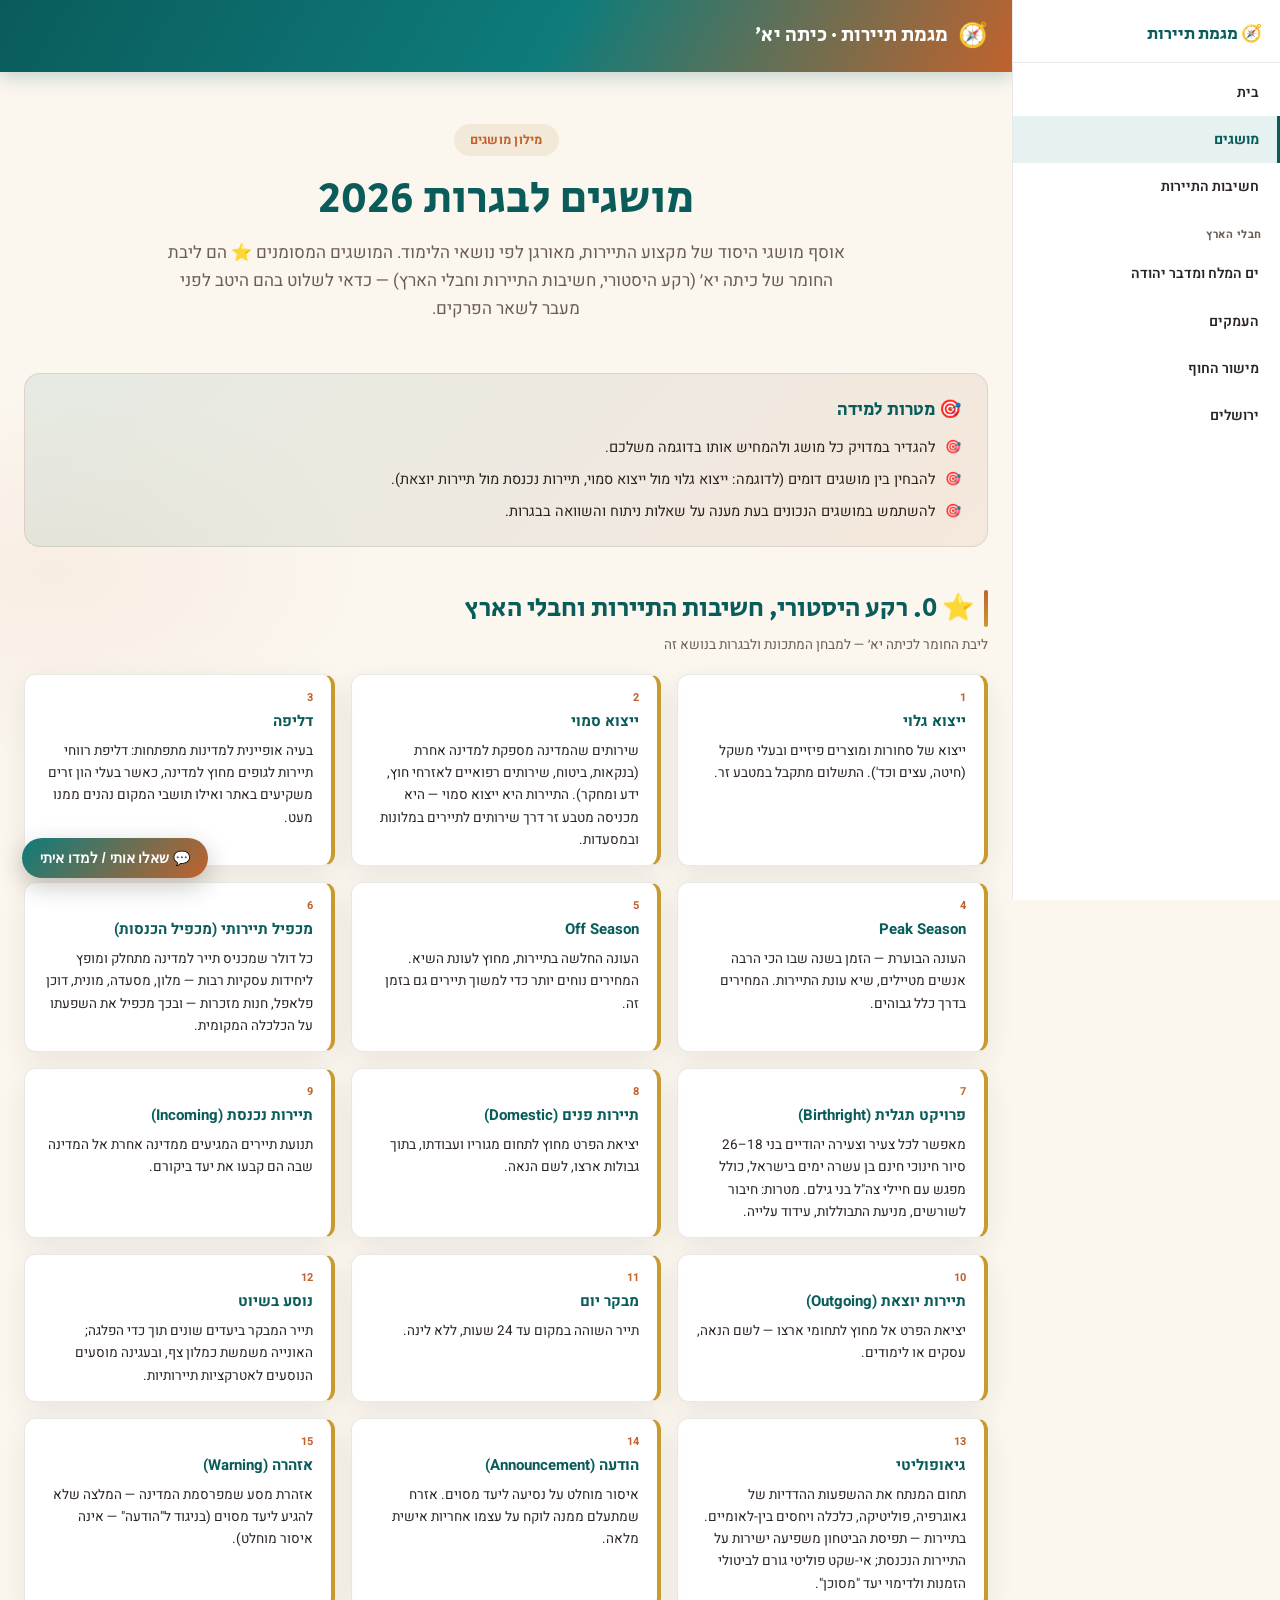
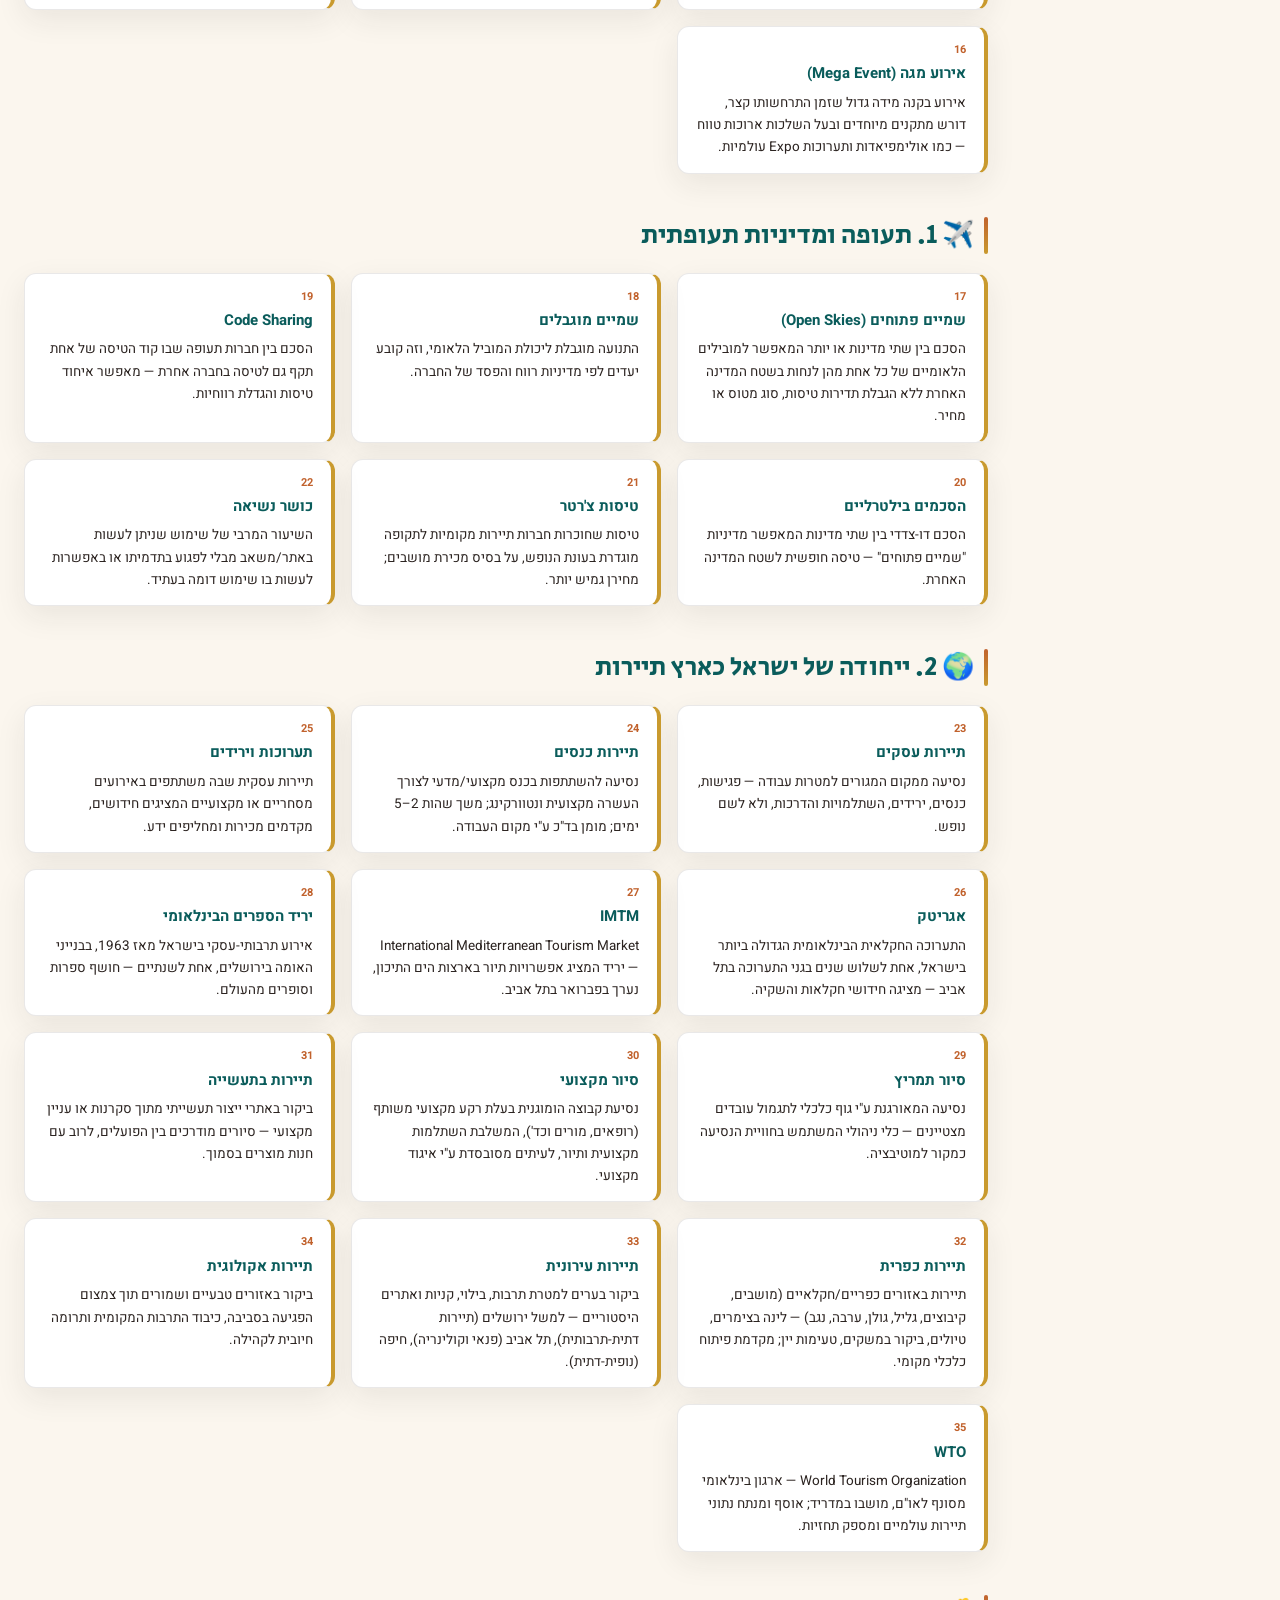
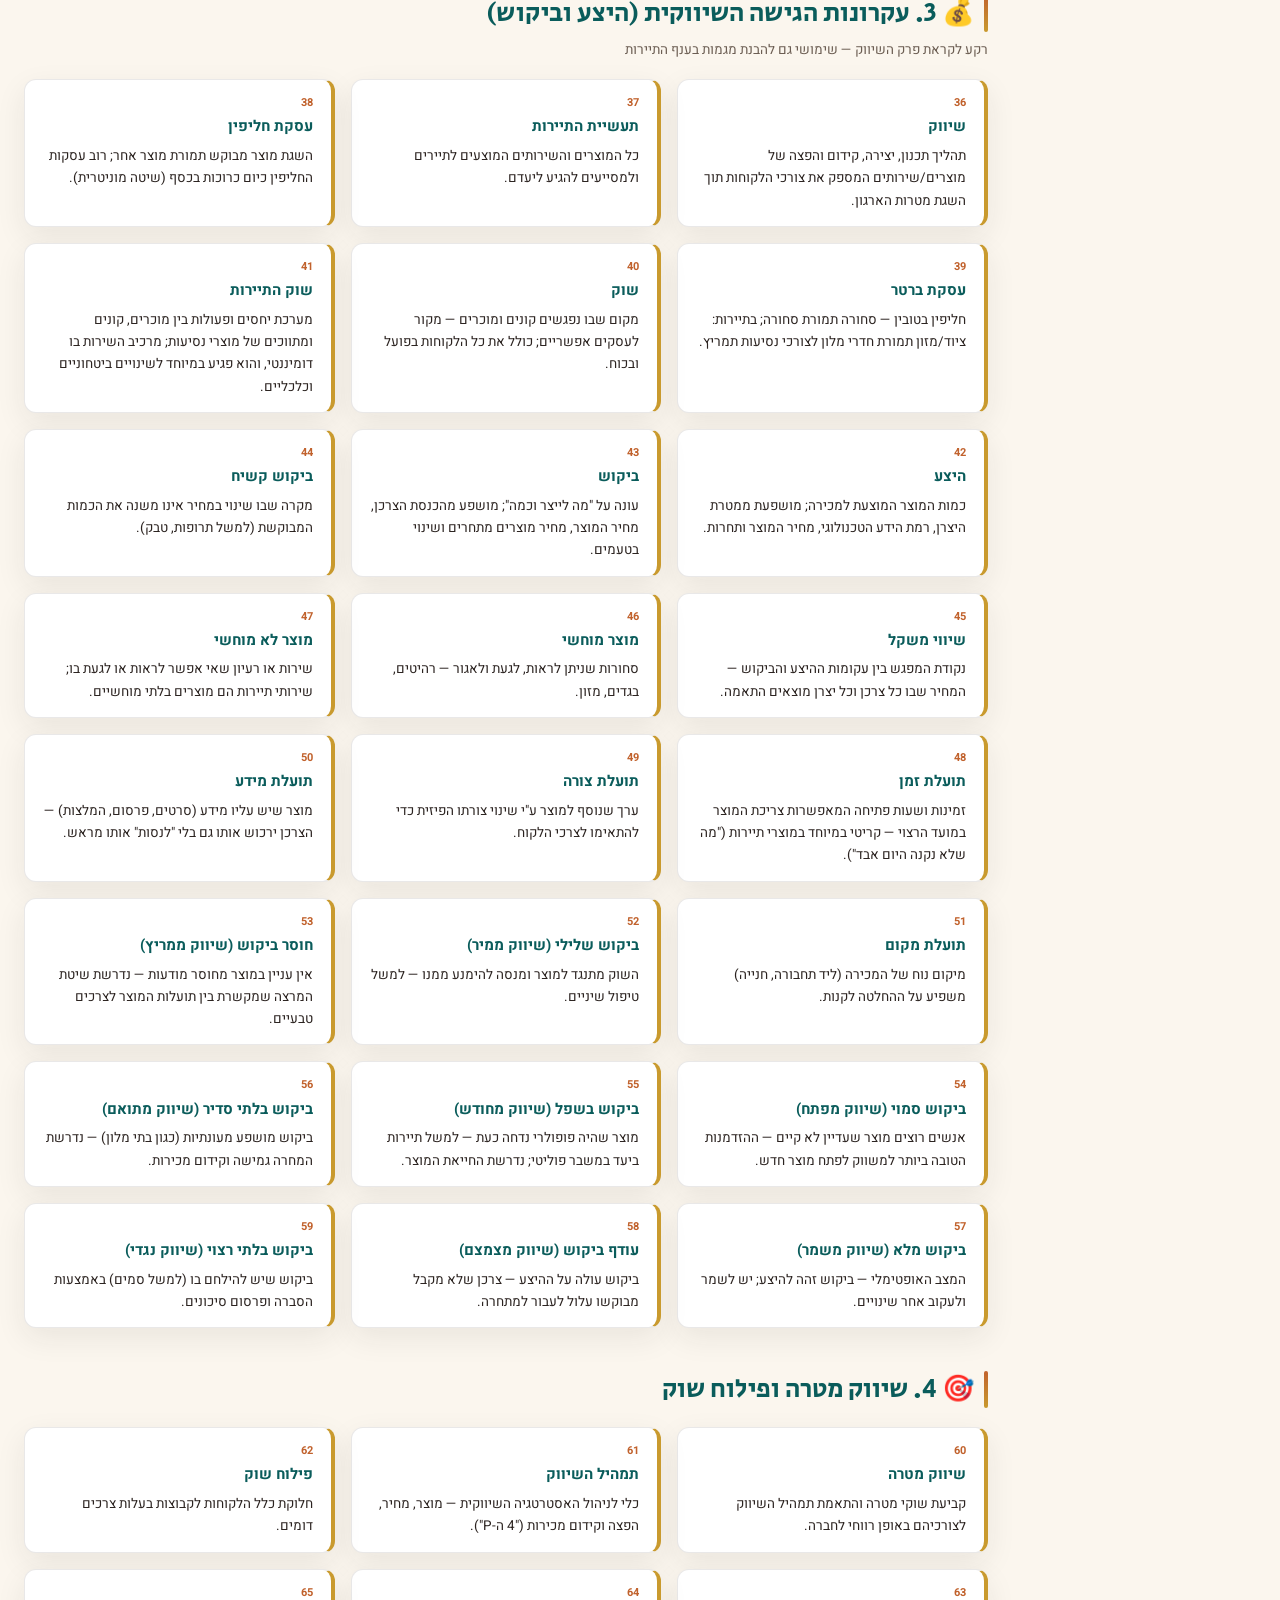
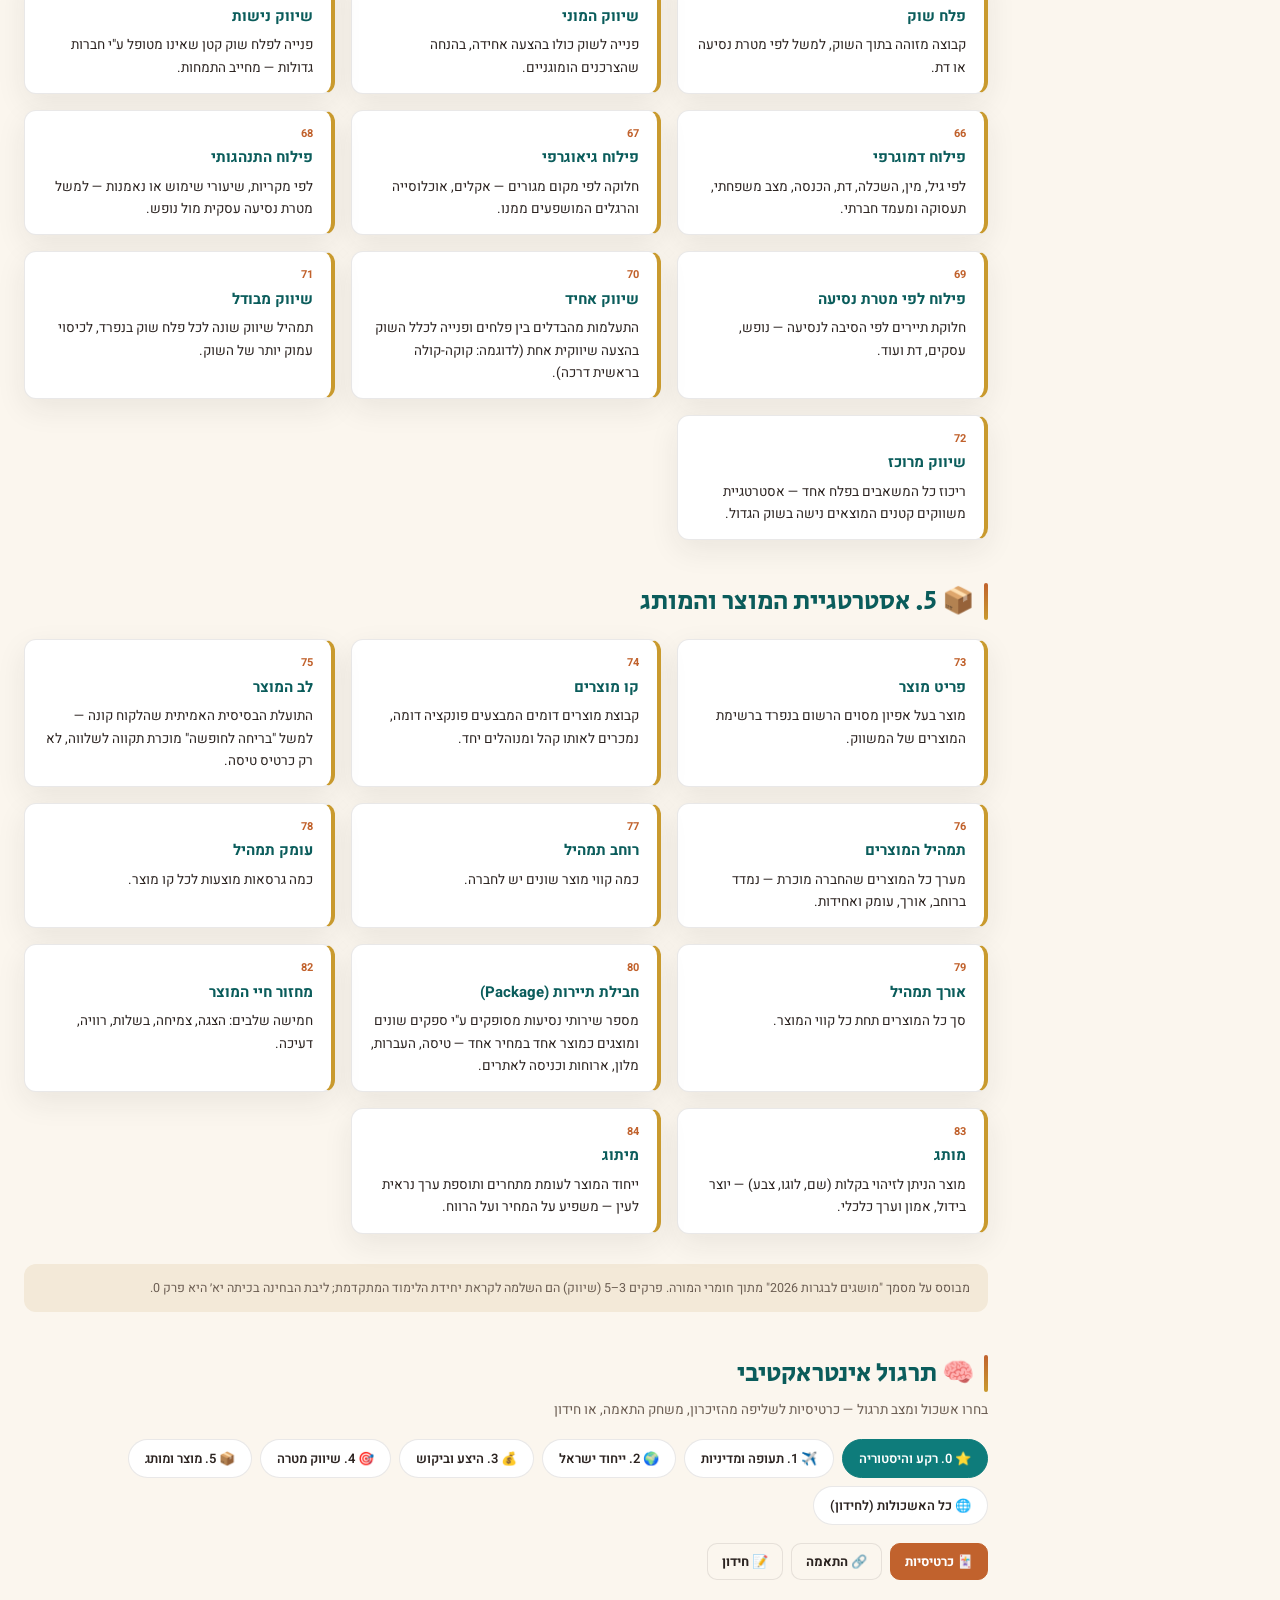
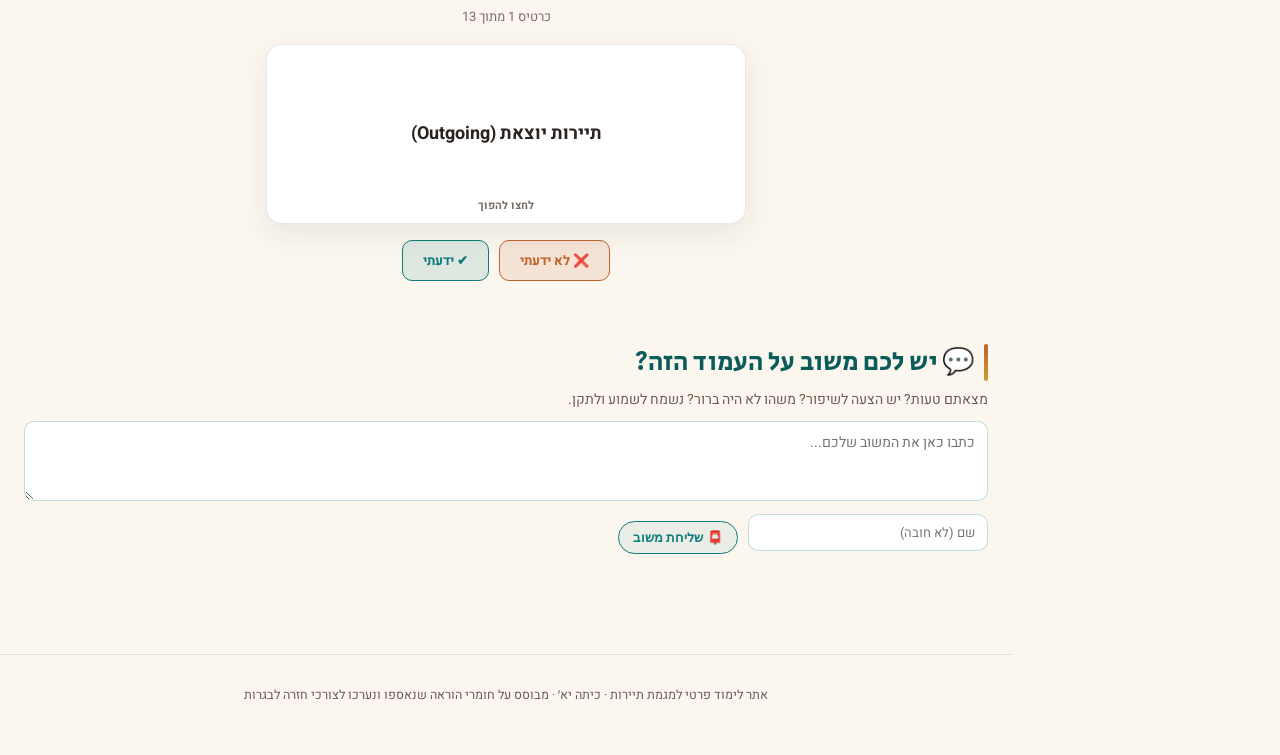
<file: musagim.html>
<!DOCTYPE html>
<html lang="he" dir="rtl">
<head>
<meta charset="UTF-8">
<meta name="viewport" content="width=device-width, initial-scale=1.0">
<title>מושגים לבגרות — מגמת תיירות כיתה יא</title>
<link href="https://fonts.googleapis.com/css2?family=Heebo:wght@300;400;500;700;800&family=Secular+One&display=swap" rel="stylesheet">
<link rel="stylesheet" href="style.css">
</head>
<body>

<button class="sidebar-toggle" onclick="toggleSidebar(true)" aria-label="תפריט">☰</button>
<div class="side-nav-overlay" id="sideNavOverlay" onclick="toggleSidebar(false)"></div>
<nav class="side-nav" id="sideNav">
  <div class="side-nav-head">
    <span>🧭 מגמת תיירות</span>
    <button class="side-nav-close" onclick="toggleSidebar(false)" aria-label="סגירה">✕</button>
  </div>
  <a href="index.html">בית</a>
  <a href="musagim.html" class="active">מושגים</a>
  <a href="hashivut.html">חשיבות התיירות</a>
  <div class="side-nav-divider">חבלי הארץ</div>
  <a href="yam-hamelach.html">ים המלח ומדבר יהודה</a>
  <a href="haamakim.html">העמקים</a>
  <a href="mishor-hachof.html">מישור החוף</a>
  <a href="yerushalayim.html">ירושלים</a>
</nav>

<header class="site-header">
  <div class="header-inner">
    <div class="brand"><span class="emoji">🧭</span> מגמת תיירות · כיתה יא׳</div>
    <nav class="main-nav">
      <a href="index.html">בית</a>
      <a href="musagim.html" class="active">מושגים</a>
      <a href="hashivut.html">חשיבות התיירות</a>
      <a href="yam-hamelach.html">ים המלח ומדבר יהודה</a>
      <a href="haamakim.html">העמקים</a>
      <a href="mishor-hachof.html">מישור החוף</a>
      <a href="yerushalayim.html">ירושלים</a>
    </nav>
  </div>
</header>

<section class="hero">
  <span class="eyebrow">מילון מושגים</span>
  <h1>מושגים לבגרות 2026</h1>
  <p class="lead">אוסף מושגי היסוד של מקצוע התיירות, מאורגן לפי נושאי הלימוד. המושגים המסומנים ⭐ הם ליבת החומר של כיתה יא׳ (רקע היסטורי, חשיבות התיירות וחבלי הארץ) — כדאי לשלוט בהם היטב לפני מעבר לשאר הפרקים.</p>
</section>

<main>

  <div class="section goals-box">
    <h2>🎯 מטרות למידה</h2>
    <ul>
      <li>להגדיר במדויק כל מושג ולהמחיש אותו בדוגמה משלכם.</li>
      <li>להבחין בין מושגים דומים (לדוגמה: ייצוא גלוי מול ייצוא סמוי, תיירות נכנסת מול תיירות יוצאת).</li>
      <li>להשתמש במושגים הנכונים בעת מענה על שאלות ניתוח והשוואה בבגרות.</li>
    </ul>
  </div>

  <div class="section">
    <div class="section-title">⭐ 0. רקע היסטורי, חשיבות התיירות וחבלי הארץ</div>
    <div class="section-sub">ליבת החומר לכיתה יא׳ — למבחן המתכונת ולבגרות בנושא זה</div>
    <div class="grid">

      <div class="term-card"><div class="term-num">1</div><h3>ייצוא גלוי</h3><p>ייצוא של סחורות ומוצרים פיזיים ובעלי משקל (חיטה, עצים וכד'). התשלום מתקבל במטבע זר.</p></div>

      <div class="term-card"><div class="term-num">2</div><h3>ייצוא סמוי</h3><p>שירותים שהמדינה מספקת למדינה אחרת (בנקאות, ביטוח, שירותים רפואיים לאזרחי חוץ, ידע ומחקר). התיירות היא ייצוא סמוי — היא מכניסה מטבע זר דרך שירותים לתיירים במלונות ובמסעדות.</p></div>

      <div class="term-card"><div class="term-num">3</div><h3>דליפה</h3><p>בעיה אופיינית למדינות מתפתחות: דליפת רווחי תיירות לגופים מחוץ למדינה, כאשר בעלי הון זרים משקיעים באתר ואילו תושבי המקום נהנים ממנו מעט.</p></div>

      <div class="term-card"><div class="term-num">4</div><h3>Peak Season</h3><p>העונה הבוערת — הזמן בשנה שבו הכי הרבה אנשים מטיילים, שיא עונת התיירות. המחירים בדרך כלל גבוהים.</p></div>

      <div class="term-card"><div class="term-num">5</div><h3>Off Season</h3><p>העונה החלשה בתיירות, מחוץ לעונת השיא. המחירים נוחים יותר כדי למשוך תיירים גם בזמן זה.</p></div>

      <div class="term-card"><div class="term-num">6</div><h3>מכפיל תיירותי (מכפיל הכנסות)</h3><p>כל דולר שמכניס תייר למדינה מתחלק ומופץ ליחידות עסקיות רבות — מלון, מסעדה, מונית, דוכן פלאפל, חנות מזכרות — ובכך מכפיל את השפעתו על הכלכלה המקומית.</p></div>

      <div class="term-card"><div class="term-num">7</div><h3>פרויקט תגלית (Birthright)</h3><p>מאפשר לכל צעיר וצעירה יהודיים בני 18–26 סיור חינוכי חינם בן עשרה ימים בישראל, כולל מפגש עם חיילי צה"ל בני גילם. מטרות: חיבור לשורשים, מניעת התבוללות, עידוד עלייה.</p></div>

      <div class="term-card"><div class="term-num">8</div><h3>תיירות פנים (Domestic)</h3><p>יציאת הפרט מחוץ לתחום מגוריו ועבודתו, בתוך גבולות ארצו, לשם הנאה.</p></div>

      <div class="term-card"><div class="term-num">9</div><h3>תיירות נכנסת (Incoming)</h3><p>תנועת תיירים המגיעים ממדינה אחרת אל המדינה שבה הם קבעו את יעד ביקורם.</p></div>

      <div class="term-card"><div class="term-num">10</div><h3>תיירות יוצאת (Outgoing)</h3><p>יציאת הפרט אל מחוץ לתחומי ארצו — לשם הנאה, עסקים או לימודים.</p></div>

      <div class="term-card"><div class="term-num">11</div><h3>מבקר יום</h3><p>תייר השוהה במקום עד 24 שעות, ללא לינה.</p></div>

      <div class="term-card"><div class="term-num">12</div><h3>נוסע בשיוט</h3><p>תייר המבקר ביעדים שונים תוך כדי הפלגה; האונייה משמשת כמלון צף, ובעגינה מוסעים הנוסעים לאטרקציות תיירותיות.</p></div>

      <div class="term-card"><div class="term-num">13</div><h3>גיאופוליטי</h3><p>תחום המנתח את ההשפעות ההדדיות של גאוגרפיה, פוליטיקה, כלכלה ויחסים בין-לאומיים. בתיירות — תפיסת הביטחון משפיעה ישירות על התיירות הנכנסת; אי-שקט פוליטי גורם לביטולי הזמנות ולדימוי יעד "מסוכן".</p></div>

      <div class="term-card"><div class="term-num">14</div><h3>הודעה (Announcement)</h3><p>איסור מוחלט על נסיעה ליעד מסוים. אזרח שמתעלם ממנה לוקח על עצמו אחריות אישית מלאה.</p></div>

      <div class="term-card"><div class="term-num">15</div><h3>אזהרה (Warning)</h3><p>אזהרת מסע שמפרסמת המדינה — המלצה שלא להגיע ליעד מסוים (בניגוד ל"הודעה" — אינה איסור מוחלט).</p></div>

      <div class="term-card"><div class="term-num">16</div><h3>אירוע מגה (Mega Event)</h3><p>אירוע בקנה מידה גדול שזמן התרחשותו קצר, דורש מתקנים מיוחדים ובעל השלכות ארוכות טווח — כמו אולימפיאדות ותערוכות Expo עולמיות.</p></div>

    </div>
  </div>

  <div class="section">
    <div class="section-title">✈️ 1. תעופה ומדיניות תעופתית</div>
    <div class="grid">
      <div class="term-card"><div class="term-num">17</div><h3>שמיים פתוחים (Open Skies)</h3><p>הסכם בין שתי מדינות או יותר המאפשר למובילים הלאומיים של כל אחת מהן לנחות בשטח המדינה האחרת ללא הגבלת תדירות טיסות, סוג מטוס או מחיר.</p></div>
      <div class="term-card"><div class="term-num">18</div><h3>שמיים מוגבלים</h3><p>התנועה מוגבלת ליכולת המוביל הלאומי, וזה קובע יעדים לפי מדיניות רווח והפסד של החברה.</p></div>
      <div class="term-card"><div class="term-num">19</div><h3>Code Sharing</h3><p>הסכם בין חברות תעופה שבו קוד הטיסה של אחת תקף גם לטיסה בחברה אחרת — מאפשר איחוד טיסות והגדלת רווחיות.</p></div>
      <div class="term-card"><div class="term-num">20</div><h3>הסכמים בילטרליים</h3><p>הסכם דו-צדדי בין שתי מדינות המאפשר מדיניות "שמיים פתוחים" — טיסה חופשית לשטח המדינה האחרת.</p></div>
      <div class="term-card"><div class="term-num">21</div><h3>טיסות צ'רטר</h3><p>טיסות שחוכרות חברות תיירות מקומיות לתקופה מוגדרת בעונת הנופש, על בסיס מכירת מושבים; מחירן גמיש יותר.</p></div>
      <div class="term-card"><div class="term-num">22</div><h3>כושר נשיאה</h3><p>השיעור המרבי של שימוש שניתן לעשות באתר/משאב מבלי לפגוע בתדמיתו או באפשרות לעשות בו שימוש דומה בעתיד.</p></div>
    </div>
  </div>

  <div class="section">
    <div class="section-title">🌍 2. ייחודה של ישראל כארץ תיירות</div>
    <div class="grid">
      <div class="term-card"><div class="term-num">23</div><h3>תיירות עסקים</h3><p>נסיעה ממקום המגורים למטרות עבודה — פגישות, כנסים, ירידים, השתלמויות והדרכות, ולא לשם נופש.</p></div>
      <div class="term-card"><div class="term-num">24</div><h3>תיירות כנסים</h3><p>נסיעה להשתתפות בכנס מקצועי/מדעי לצורך העשרה מקצועית ונטוורקינג; משך שהות 2–5 ימים; מומן בד"כ ע"י מקום העבודה.</p></div>
      <div class="term-card"><div class="term-num">25</div><h3>תערוכות וירידים</h3><p>תיירות עסקית שבה משתתפים באירועים מסחריים או מקצועיים המציגים חידושים, מקדמים מכירות ומחליפים ידע.</p></div>
      <div class="term-card"><div class="term-num">26</div><h3>אגריטק</h3><p>התערוכה החקלאית הבינלאומית הגדולה ביותר בישראל, אחת לשלוש שנים בגני התערוכה בתל אביב — מציגה חידושי חקלאות והשקיה.</p></div>
      <div class="term-card"><div class="term-num">27</div><h3>IMTM</h3><p>International Mediterranean Tourism Market — יריד המציג אפשרויות תיור בארצות הים התיכון, נערך בפברואר בתל אביב.</p></div>
      <div class="term-card"><div class="term-num">28</div><h3>יריד הספרים הבינלאומי</h3><p>אירוע תרבותי-עסקי בישראל מאז 1963, בבנייני האומה בירושלים, אחת לשנתיים — חושף ספרות וסופרים מהעולם.</p></div>
      <div class="term-card"><div class="term-num">29</div><h3>סיור תמריץ</h3><p>נסיעה המאורגנת ע"י גוף כלכלי לתגמול עובדים מצטיינים — כלי ניהולי המשתמש בחוויית הנסיעה כמקור למוטיבציה.</p></div>
      <div class="term-card"><div class="term-num">30</div><h3>סיור מקצועי</h3><p>נסיעת קבוצה הומוגנית בעלת רקע מקצועי משותף (רופאים, מורים וכד'), המשלבת השתלמות מקצועית ותיור, לעיתים מסובסדת ע"י איגוד מקצועי.</p></div>
      <div class="term-card"><div class="term-num">31</div><h3>תיירות בתעשייה</h3><p>ביקור באתרי ייצור תעשייתי מתוך סקרנות או עניין מקצועי — סיורים מודרכים בין הפועלים, לרוב עם חנות מוצרים בסמוך.</p></div>
      <div class="term-card"><div class="term-num">32</div><h3>תיירות כפרית</h3><p>תיירות באזורים כפריים/חקלאיים (מושבים, קיבוצים, גליל, גולן, ערבה, נגב) — לינה בצימרים, טיולים, ביקור במשקים, טעימות יין; מקדמת פיתוח כלכלי מקומי.</p></div>
      <div class="term-card"><div class="term-num">33</div><h3>תיירות עירונית</h3><p>ביקור בערים למטרת תרבות, בילוי, קניות ואתרים היסטוריים — למשל ירושלים (תיירות דתית-תרבותית), תל אביב (פנאי וקולינריה), חיפה (נופית-דתית).</p></div>
      <div class="term-card"><div class="term-num">34</div><h3>תיירות אקולוגית</h3><p>ביקור באזורים טבעיים ושמורים תוך צמצום הפגיעה בסביבה, כיבוד התרבות המקומית ותרומה חיובית לקהילה.</p></div>
      <div class="term-card"><div class="term-num">35</div><h3>WTO</h3><p>World Tourism Organization — ארגון בינלאומי מסונף לאו"ם, מושבו במדריד; אוסף ומנתח נתוני תיירות עולמיים ומספק תחזיות.</p></div>
    </div>
  </div>

  <div class="section">
    <div class="section-title">💰 3. עקרונות הגישה השיווקית (היצע וביקוש)</div>
    <div class="section-sub">רקע לקראת פרק השיווק — שימושי גם להבנת מגמות בענף התיירות</div>
    <div class="grid">
      <div class="term-card"><div class="term-num">36</div><h3>שיווק</h3><p>תהליך תכנון, יצירה, קידום והפצה של מוצרים/שירותים המספק את צורכי הלקוחות תוך השגת מטרות הארגון.</p></div>
      <div class="term-card"><div class="term-num">37</div><h3>תעשיית התיירות</h3><p>כל המוצרים והשירותים המוצעים לתיירים ולמסייעים להגיע ליעדם.</p></div>
      <div class="term-card"><div class="term-num">38</div><h3>עסקת חליפין</h3><p>השגת מוצר מבוקש תמורת מוצר אחר; רוב עסקות החליפין כיום כרוכות בכסף (שיטה מוניטרית).</p></div>
      <div class="term-card"><div class="term-num">39</div><h3>עסקת ברטר</h3><p>חליפין בטובין — סחורה תמורת סחורה; בתיירות: ציוד/מזון תמורת חדרי מלון לצורכי נסיעות תמריץ.</p></div>
      <div class="term-card"><div class="term-num">40</div><h3>שוק</h3><p>מקום שבו נפגשים קונים ומוכרים — מקור לעסקים אפשריים; כולל את כל הלקוחות בפועל ובכוח.</p></div>
      <div class="term-card"><div class="term-num">41</div><h3>שוק התיירות</h3><p>מערכת יחסים ופעולות בין מוכרים, קונים ומתווכים של מוצרי נסיעות; מרכיב השירות בו דומיננטי, והוא פגיע במיוחד לשינויים ביטחוניים וכלכליים.</p></div>
      <div class="term-card"><div class="term-num">42</div><h3>היצע</h3><p>כמות המוצר המוצעת למכירה; מושפעת ממטרת היצרן, רמת הידע הטכנולוגי, מחיר המוצר ותחרות.</p></div>
      <div class="term-card"><div class="term-num">43</div><h3>ביקוש</h3><p>עונה על "מה לייצר וכמה"; מושפע מהכנסת הצרכן, מחיר המוצר, מחיר מוצרים מתחרים ושינוי בטעמים.</p></div>
      <div class="term-card"><div class="term-num">44</div><h3>ביקוש קשיח</h3><p>מקרה שבו שינוי במחיר אינו משנה את הכמות המבוקשת (למשל תרופות, טבק).</p></div>
      <div class="term-card"><div class="term-num">45</div><h3>שיווי משקל</h3><p>נקודת המפגש בין עקומות ההיצע והביקוש — המחיר שבו כל צרכן וכל יצרן מוצאים התאמה.</p></div>
      <div class="term-card"><div class="term-num">46</div><h3>מוצר מוחשי</h3><p>סחורות שניתן לראות, לגעת ולאגור — רהיטים, בגדים, מזון.</p></div>
      <div class="term-card"><div class="term-num">47</div><h3>מוצר לא מוחשי</h3><p>שירות או רעיון שאי אפשר לראות או לגעת בו; שירותי תיירות הם מוצרים בלתי מוחשיים.</p></div>
      <div class="term-card"><div class="term-num">48</div><h3>תועלת זמן</h3><p>זמינות ושעות פתיחה המאפשרות צריכת המוצר במועד הרצוי — קריטי במיוחד במוצרי תיירות ("מה שלא נקנה היום אבד").</p></div>
      <div class="term-card"><div class="term-num">49</div><h3>תועלת צורה</h3><p>ערך שנוסף למוצר ע"י שינוי צורתו הפיזית כדי להתאימו לצרכי הלקוח.</p></div>
      <div class="term-card"><div class="term-num">50</div><h3>תועלת מידע</h3><p>מוצר שיש עליו מידע (סרטים, פרסום, המלצות) — הצרכן ירכוש אותו גם בלי "לנסות" אותו מראש.</p></div>
      <div class="term-card"><div class="term-num">51</div><h3>תועלת מקום</h3><p>מיקום נוח של המכירה (ליד תחבורה, חנייה) משפיע על ההחלטה לקנות.</p></div>
      <div class="term-card"><div class="term-num">52</div><h3>ביקוש שלילי (שיווק ממיר)</h3><p>השוק מתנגד למוצר ומנסה להימנע ממנו — למשל טיפול שיניים.</p></div>
      <div class="term-card"><div class="term-num">53</div><h3>חוסר ביקוש (שיווק ממריץ)</h3><p>אין עניין במוצר מחוסר מודעות — נדרשת שיטת המרצה שמקשרת בין תועלות המוצר לצרכים טבעיים.</p></div>
      <div class="term-card"><div class="term-num">54</div><h3>ביקוש סמוי (שיווק מפתח)</h3><p>אנשים רוצים מוצר שעדיין לא קיים — ההזדמנות הטובה ביותר למשווק לפתח מוצר חדש.</p></div>
      <div class="term-card"><div class="term-num">55</div><h3>ביקוש בשפל (שיווק מחודש)</h3><p>מוצר שהיה פופולרי נדחה כעת — למשל תיירות ביעד במשבר פוליטי; נדרשת החייאת המוצר.</p></div>
      <div class="term-card"><div class="term-num">56</div><h3>ביקוש בלתי סדיר (שיווק מתואם)</h3><p>ביקוש מושפע מעונתיות (כגון בתי מלון) — נדרשת המחרה גמישה וקידום מכירות.</p></div>
      <div class="term-card"><div class="term-num">57</div><h3>ביקוש מלא (שיווק משמר)</h3><p>המצב האופטימלי — ביקוש זהה להיצע; יש לשמר ולעקוב אחר שינויים.</p></div>
      <div class="term-card"><div class="term-num">58</div><h3>עודף ביקוש (שיווק מצמצם)</h3><p>ביקוש עולה על ההיצע — צרכן שלא מקבל מבוקשו עלול לעבור למתחרה.</p></div>
      <div class="term-card"><div class="term-num">59</div><h3>ביקוש בלתי רצוי (שיווק נגדי)</h3><p>ביקוש שיש להילחם בו (למשל סמים) באמצעות הסברה ופרסום סיכונים.</p></div>
    </div>
  </div>

  <div class="section">
    <div class="section-title">🎯 4. שיווק מטרה ופילוח שוק</div>
    <div class="grid">
      <div class="term-card"><div class="term-num">60</div><h3>שיווק מטרה</h3><p>קביעת שוקי מטרה והתאמת תמהיל השיווק לצורכיהם באופן רווחי לחברה.</p></div>
      <div class="term-card"><div class="term-num">61</div><h3>תמהיל השיווק</h3><p>כלי לניהול האסטרטגיה השיווקית — מוצר, מחיר, הפצה וקידום מכירות ("4 ה-P").</p></div>
      <div class="term-card"><div class="term-num">62</div><h3>פילוח שוק</h3><p>חלוקת כלל הלקוחות לקבוצות בעלות צרכים דומים.</p></div>
      <div class="term-card"><div class="term-num">63</div><h3>פלח שוק</h3><p>קבוצה מזוהה בתוך השוק, למשל לפי מטרת נסיעה או דת.</p></div>
      <div class="term-card"><div class="term-num">64</div><h3>שיווק המוני</h3><p>פנייה לשוק כולו בהצעה אחידה, בהנחה שהצרכנים הומוגניים.</p></div>
      <div class="term-card"><div class="term-num">65</div><h3>שיווק נישות</h3><p>פנייה לפלח שוק קטן שאינו מטופל ע"י חברות גדולות — מחייב התמחות.</p></div>
      <div class="term-card"><div class="term-num">66</div><h3>פילוח דמוגרפי</h3><p>לפי גיל, מין, השכלה, דת, הכנסה, מצב משפחתי, תעסוקה ומעמד חברתי.</p></div>
      <div class="term-card"><div class="term-num">67</div><h3>פילוח גיאוגרפי</h3><p>חלוקה לפי מקום מגורים — אקלים, אוכלוסייה והרגלים המושפעים ממנו.</p></div>
      <div class="term-card"><div class="term-num">68</div><h3>פילוח התנהגותי</h3><p>לפי מקריות, שיעורי שימוש או נאמנות — למשל מטרת נסיעה עסקית מול נופש.</p></div>
      <div class="term-card"><div class="term-num">69</div><h3>פילוח לפי מטרת נסיעה</h3><p>חלוקת תיירים לפי הסיבה לנסיעה — נופש, עסקים, דת ועוד.</p></div>
      <div class="term-card"><div class="term-num">70</div><h3>שיווק אחיד</h3><p>התעלמות מהבדלים בין פלחים ופנייה לכלל השוק בהצעה שיווקית אחת (לדוגמה: קוקה-קולה בראשית דרכה).</p></div>
      <div class="term-card"><div class="term-num">71</div><h3>שיווק מבודל</h3><p>תמהיל שיווק שונה לכל פלח שוק בנפרד, לכיסוי עמוק יותר של השוק.</p></div>
      <div class="term-card"><div class="term-num">72</div><h3>שיווק מרוכז</h3><p>ריכוז כל המשאבים בפלח אחד — אסטרטגיית משווקים קטנים המוצאים נישה בשוק הגדול.</p></div>
    </div>
  </div>

  <div class="section">
    <div class="section-title">📦 5. אסטרטגיית המוצר והמותג</div>
    <div class="grid">
      <div class="term-card"><div class="term-num">73</div><h3>פריט מוצר</h3><p>מוצר בעל אפיון מסוים הרשום בנפרד ברשימת המוצרים של המשווק.</p></div>
      <div class="term-card"><div class="term-num">74</div><h3>קו מוצרים</h3><p>קבוצת מוצרים דומים המבצעים פונקציה דומה, נמכרים לאותו קהל ומנוהלים יחד.</p></div>
      <div class="term-card"><div class="term-num">75</div><h3>לב המוצר</h3><p>התועלת הבסיסית האמיתית שהלקוח קונה — למשל "בריחה לחופשה" מוכרת תקווה לשלווה, לא רק כרטיס טיסה.</p></div>
      <div class="term-card"><div class="term-num">76</div><h3>תמהיל המוצרים</h3><p>מערך כל המוצרים שהחברה מוכרת — נמדד ברוחב, אורך, עומק ואחידות.</p></div>
      <div class="term-card"><div class="term-num">77</div><h3>רוחב תמהיל</h3><p>כמה קווי מוצר שונים יש לחברה.</p></div>
      <div class="term-card"><div class="term-num">78</div><h3>עומק תמהיל</h3><p>כמה גרסאות מוצעות לכל קו מוצר.</p></div>
      <div class="term-card"><div class="term-num">79</div><h3>אורך תמהיל</h3><p>סך כל המוצרים תחת כל קווי המוצר.</p></div>
      <div class="term-card"><div class="term-num">80</div><h3>חבילת תיירות (Package)</h3><p>מספר שירותי נסיעות מסופקים ע"י ספקים שונים ומוצגים כמוצר אחד במחיר אחד — טיסה, העברות, מלון, ארוחות וכניסה לאתרים.</p></div>
      <div class="term-card"><div class="term-num">82</div><h3>מחזור חיי המוצר</h3><p>חמישה שלבים: הצגה, צמיחה, בשלות, רוויה, דעיכה.</p></div>
      <div class="term-card"><div class="term-num">83</div><h3>מותג</h3><p>מוצר הניתן לזיהוי בקלות (שם, לוגו, צבע) — יוצר בידול, אמון וערך כלכלי.</p></div>
      <div class="term-card"><div class="term-num">84</div><h3>מיתוג</h3><p>ייחוד המוצר לעומת מתחרים ותוספת ערך נראית לעין — משפיע על המחיר ועל הרווח.</p></div>
    </div>
  </div>

  <p class="source-note">מבוסס על מסמך "מושגים לבגרות 2026" מתוך חומרי המורה. פרקים 3–5 (שיווק) הם השלמה לקראת יחידת הלימוד המתקדמת; ליבת הבחינה בכיתה יא׳ היא פרק 0.</p>

  <div class="section">
    <div class="section-title">🧠 תרגול אינטראקטיבי</div>
    <div class="section-sub">בחרו אשכול ומצב תרגול — כרטיסיות לשליפה מהזיכרון, משחק התאמה, או חידון</div>

    <div class="cluster-tabs" id="clusterTabs"></div>
    <div class="practice-modes">
      <button class="practice-mode-btn active" onclick="setMode('flash', this)">🃏 כרטיסיות</button>
      <button class="practice-mode-btn" onclick="setMode('match', this)">🔗 התאמה</button>
      <button class="practice-mode-btn" onclick="setMode('quiz', this)">📝 חידון</button>
    </div>

    <div id="practiceArea"></div>
  </div>

  <div class="section page-feedback">
    <div class="section-title">💬 יש לכם משוב על העמוד הזה?</div>
    <p style="color:var(--ink-soft);font-size:14px;margin-bottom:10px;">מצאתם טעות? יש הצעה לשיפור? משהו לא היה ברור? נשמח לשמוע ולתקן.</p>
    <div class="feedback-form">
      <textarea class="feedback-textarea" id="feedbackText" placeholder="כתבו כאן את המשוב שלכם..."></textarea>
      <div class="feedback-row">
        <input type="text" class="feedback-name-input" id="feedbackName" placeholder="שם (לא חובה)">
        <button class="btn-hint" type="button" onclick="submitPageFeedback()">📮 שליחת משוב</button>
      </div>
      <div class="feedback-thanks" id="feedbackThanks"></div>
    </div>
  </div>

</main>

<footer class="site-footer">
  אתר לימוד פרטי למגמת תיירות · כיתה יא׳ · מבוסס על חומרי הוראה שנאספו ונערכו לצורכי חזרה לבגרות
</footer>

<script>
const CLUSTER_NAMES = [
  '⭐ 0. רקע והיסטוריה',
  '✈️ 1. תעופה ומדיניות',
  '🌍 2. ייחוד ישראל',
  '💰 3. היצע וביקוש',
  '🎯 4. שיווק מטרה',
  '📦 5. מוצר ומותג'
];

const CONCEPTS = [
  { cluster: 0, term: 'ייצוא גלוי', def: 'ייצוא של סחורות ומוצרים פיזיים ובעלי משקל (חיטה, עצים וכד\'). התשלום מתקבל במטבע זר.' },
  { cluster: 0, term: 'ייצוא סמוי', def: 'שירותים שהמדינה מספקת למדינה אחרת (בנקאות, ביטוח, שירותים רפואיים לאזרחי חוץ, ידע ומחקר). התיירות היא ייצוא סמוי — היא מכניסה מטבע זר דרך שירותים לתיירים במלונות ובמסעדות.' },
  { cluster: 0, term: 'דליפה', def: 'בעיה אופיינית למדינות מתפתחות: דליפת רווחי תיירות לגופים מחוץ למדינה, כאשר בעלי הון זרים משקיעים באתר ואילו תושבי המקום נהנים ממנו מעט.' },
  { cluster: 0, term: 'Peak Season', def: 'העונה הבוערת — הזמן בשנה שבו הכי הרבה אנשים מטיילים, שיא עונת התיירות. המחירים בדרך כלל גבוהים.' },
  { cluster: 0, term: 'Off Season', def: 'העונה החלשה בתיירות, מחוץ לעונת השיא. המחירים נוחים יותר כדי למשוך תיירים גם בזמן זה.' },
  { cluster: 0, term: 'מכפיל תיירותי (מכפיל הכנסות)', def: 'כל דולר שמכניס תייר למדינה מתחלק ומופץ ליחידות עסקיות רבות — מלון, מסעדה, מונית, דוכן פלאפל, חנות מזכרות — ובכך מכפיל את השפעתו על הכלכלה המקומית.' },
  { cluster: 0, term: 'פרויקט תגלית (Birthright)', def: 'מאפשר לכל צעיר וצעירה יהודיים בני 18–26 סיור חינוכי חינם בן עשרה ימים בישראל, כולל מפגש עם חיילי צה"ל בני גילם. מטרות: חיבור לשורשים, מניעת התבוללות, עידוד עלייה.' },
  { cluster: 0, term: 'תיירות פנים (Domestic)', def: 'יציאת הפרט מחוץ לתחום מגוריו ועבודתו, בתוך גבולות ארצו, לשם הנאה.' },
  { cluster: 0, term: 'תיירות נכנסת (Incoming)', def: 'תנועת תיירים המגיעים ממדינה אחרת אל המדינה שבה הם קבעו את יעד ביקורם.' },
  { cluster: 0, term: 'תיירות יוצאת (Outgoing)', def: 'יציאת הפרט אל מחוץ לתחומי ארצו — לשם הנאה, עסקים או לימודים.' },
  { cluster: 0, term: 'מבקר יום', def: 'תייר השוהה במקום עד 24 שעות, ללא לינה.' },
  { cluster: 0, term: 'נוסע בשיוט', def: 'תייר המבקר ביעדים שונים תוך כדי הפלגה; האונייה משמשת כמלון צף, ובעגינה מוסעים הנוסעים לאטרקציות תיירותיות.' },
  { cluster: 0, term: 'גיאופוליטי', def: 'תחום המנתח את ההשפעות ההדדיות של גאוגרפיה, פוליטיקה, כלכלה ויחסים בין-לאומיים. בתיירות — תפיסת הביטחון משפיעה ישירות על התיירות הנכנסת.' },
  { cluster: 1, term: 'הודעה (Announcement)', def: 'איסור מוחלט על נסיעה ליעד מסוים. אזרח שמתעלם ממנה לוקח על עצמו אחריות אישית מלאה.' },
  { cluster: 1, term: 'אזהרה (Warning)', def: 'אזהרת מסע שמפרסמת המדינה — המלצה שלא להגיע ליעד מסוים (בניגוד ל"הודעה" — אינה איסור מוחלט).' },
  { cluster: 1, term: 'אירוע מגה (Mega Event)', def: 'אירוע בקנה מידה גדול שזמן התרחשותו קצר, דורש מתקנים מיוחדים ובעל השלכות ארוכות טווח — כמו אולימפיאדות ותערוכות Expo עולמיות.' },
  { cluster: 1, term: 'שמיים פתוחים (Open Skies)', def: 'הסכם בין מדינות המאפשר למובילים הלאומיים שלהן לנחות בשטח המדינה האחרת ללא הגבלת תדירות טיסות, סוג מטוס או מחיר.' },
  { cluster: 1, term: 'שמיים מוגבלים', def: 'התנועה מוגבלת ליכולת המושבים שהמוביל הלאומי בוחר להציע; יעדי הטיסה נקבעים לפי שיקולי רווח והפסד של החברה.' },
  { cluster: 1, term: 'Code Sharing', def: 'הסכם בין חברות תעופה שבו קוד הטיסה של אחת תקף גם לטיסה בחברה האחרת — מאפשר איחוד טיסות והגדלת רווחיות.' },
  { cluster: 1, term: 'הסכמים בילטרליים', def: 'הסכם דו-צדדי בין שתי מדינות המאפשר מדיניות "שמיים פתוחים" — טיסה חופשית לשטח המדינה האחרת.' },
  { cluster: 1, term: 'טיסות צ\'רטר', def: 'טיסות שחוכרות חברות תיירות מקומיות לתקופה מוגדרת בעונת הנופש, על בסיס מכירת מושבים; מחירן גמיש יותר.' },
  { cluster: 1, term: 'כושר נשיאה', def: 'השיעור המרבי של שימוש שניתן לעשות באתר/משאב מבלי לפגוע בתדמיתו או באפשרות לעשות בו שימוש דומה בעתיד.' },
  { cluster: 2, term: 'תיירות עסקים (Business Tourism)', def: 'נוסע יוצא ממקום מגוריו למטרות עבודה/עסקים — פגישות, כנסים, ביקורי לקוחות, ישיבות הנהלה.' },
  { cluster: 2, term: 'תיירות כנסים', def: 'נסיעה ליעד אחר במטרה להשתתף בכנס מקצועי/מדעי — לרוב כחלק מהעבודה, לצורך העשרה מקצועית ונטוורקינג.' },
  { cluster: 2, term: 'תערוכות וירידים', def: 'תיירות עסקית שבה משתתפים באירועים מסחריים כמו תערוכות מוצרים וירידי סחר, במטרה להציג חידושים וליצור קשרים עסקיים.' },
  { cluster: 2, term: 'אגריטק (Agritech)', def: 'התערוכה החקלאית הבינלאומית הגדולה בישראל, מתקיימת אחת לשלוש שנים ומציגה חידושים טכנולוגיים בחקלאות והשקיה.' },
  { cluster: 2, term: 'IMTM', def: 'International Mediterranean Tourism Market — יריד המציג אפשרויות תיור במדינות הים התיכון, מתקיים בפברואר בתל אביב.' },
  { cluster: 2, term: 'יריד הספרים הבינלאומי', def: 'אירוע תרבותי-עסקי בינלאומי בישראל מאז 1963, לחשיפת ספרות וסופרים ולשיתופי פעולה בין מו"לים.' },
  { cluster: 2, term: 'סיור תמריץ', def: 'מוצר תיירותי הניתן כתגמול לעובד/י מצטיינים על הישגים — תגמול הבא לידי ביטוי בטיול ולא רק בכסף.' },
  { cluster: 2, term: 'סיור מקצועי', def: 'סיור לקבוצות הומוגניות בעלות רקע מקצועי משותף (רופאים, מורים, חקלאים) עם תוכנית המותאמת לתחום.' },
  { cluster: 2, term: 'תיירות בתעשייה', def: 'ביקור והתבוננות בתהליך הייצור התעשייתי במפעלים — מתוך סקרנות צרכנית או עניין מקצועי.' },
  { cluster: 2, term: 'תיירות כפרית', def: 'תיירות באזורים כפריים/חקלאיים שבה התייר חווה את אורח החיים הכפרי, הנוף והתרבות המקומית.' },
  { cluster: 2, term: 'תיירות עירונית', def: 'תיירות המתמקדת בביקור בערים לצורך חוויה תרבותית, בילוי, קניות, עסקים ואתרים היסטוריים.' },
  { cluster: 2, term: 'תיירות אקולוגית', def: 'תיירות באזורים טבעיים ושמורים במטרה לחוות וללמוד על הטבע תוך צמצום הפגיעה בסביבה.' },
  { cluster: 2, term: 'WTO', def: 'World Tourism Organization — ארגון בינלאומי מסונף לאו"ם (מדריד), אוסף ומנתח נתוני תיירות עולמיים ומפרסם תחזיות.' },
  { cluster: 3, term: 'שיווק', def: 'תהליך תכנון, יצירה, קידום והפצה של מוצרים/שירותים, שמטרתו לזהות ולספק צרכי לקוחות תוך השגת מטרות הארגון.' },
  { cluster: 3, term: 'תעשיית התיירות', def: 'כל המוצרים והשירותים המוצעים לתיירים ולעוסקים בסיוע להגיע ליעדם ולשרת את צורכיהם.' },
  { cluster: 3, term: 'עסקת חליפין', def: 'השגת מוצר מבוקש מאדם אחר תמורת הצעת מוצר אחר — ברוב המקרים כיום כרוכה בתשלום כסף.' },
  { cluster: 3, term: 'עסקת ברטר', def: 'חליפין בטובין — סחורות תמורת סחורות, למשל ציוד תמורת חדרי מלון.' },
  { cluster: 3, term: 'שוק', def: 'מקום/מסגרת שבה נפגשים קונים ומוכרים — כלל הלקוחות בפועל ובכוח בעלי צורך משותף המעוניינים בחליפין.' },
  { cluster: 3, term: 'שוק התיירות', def: 'מערכת יחסים בין מוכרים, קונים ומתווכים של מוצרי נסיעות; מרכיב השירות דומיננטי בו והוא פגיע לשינויים ביטחוניים/כלכליים.' },
  { cluster: 3, term: 'היצע', def: 'כמות המוצר המוצעת למכירה על ידי היצרנים — מושפעת ממטרת היצרן ומרמת הידע הטכנולוגי.' },
  { cluster: 3, term: 'ביקוש', def: 'הכמות שהצרכנים מוכנים לרכוש — מושפע מהכנסת הצרכן, ממחיר המוצר, ממחירי מוצרים מתחרים ומשינויי טעם.' },
  { cluster: 3, term: 'ביקוש קשיח', def: 'מקרה קיצוני שבו משתנה המחיר אך לא משתנה הכמות המבוקשת — לדוגמה שוק התרופות או הטבק.' },
  { cluster: 3, term: 'שיווי משקל', def: 'נקודת המפגש בין ההיצע לביקוש — כל הצרכנים שדרשו במחיר נתון קיבלו, וכל היצרנים שרצו למכור במחיר זה מצאו קונה.' },
  { cluster: 3, term: 'מוצר מוחשי', def: 'סחורות שאפשר לראות, לגעת ולהחזיק — כמו רהיטים, בגדים, מזון.' },
  { cluster: 3, term: 'מוצר לא מוחשי', def: 'שירות או רעיון שאי אפשר לגעת בו פיזית — שירותי תיירות הם דוגמה למוצר בלתי מוחשי.' },
  { cluster: 3, term: 'תועלת זמן', def: 'זמינות ושעות פתיחה המאפשרות לצרוך את המוצר במועד הרצוי — למשל אתר הפתוח בערבים ובסופ"ש.' },
  { cluster: 3, term: 'תועלת צורה', def: 'ערך שנוסף למוצר על ידי שינוי צורתו הפיזית כדי להתאימו טוב יותר לצורך הלקוח.' },
  { cluster: 3, term: 'תועלת מידע', def: 'מוצר שיש עליו מידע (למשל דרך פרסום/כתבות) הוא מוצר שהצרכן ירכוש ביתר קלות.' },
  { cluster: 3, term: 'תועלת מקום', def: 'מיקום נקודת המכירה/השירות משפיע על ההחלטה לקנות — למשל קרבה למרכזי תחבורה וחניה.' },
  { cluster: 3, term: 'ביקוש שלילי', def: 'מצב שבו השוק מתנגד למוצר ונמנע ממנו (למשל טיפול שיניים) — נדרש שיווק ממיר.' },
  { cluster: 3, term: 'חוסר ביקוש', def: 'השוק אינו מגלה עניין במוצר שחסר לו ערך מוכר או שחסרה עליו מודעות — נדרש שיווק ממריץ.' },
  { cluster: 3, term: 'ביקוש סמוי', def: 'אנשים מעוניינים במוצר שאינו קיים עדיין במציאות — ההזדמנות הטובה ביותר למשווק; נדרש שיווק מפתח.' },
  { cluster: 3, term: 'ביקוש בשפל', def: 'פלחי שוק דוחים מוצר שהיה פופולרי בעבר, לדוגמה תיירות ביעד במשבר פוליטי — נדרש שיווק מחודש.' },
  { cluster: 3, term: 'ביקוש בלתי סדיר', def: 'הביקוש מושפע מעונתיות (כמו בתי מלון) — נדרש שיווק מתואם באמצעות המחרה גמישה ותמריצים.' },
  { cluster: 3, term: 'ביקוש מלא', def: 'המצב האופטימלי — הביקוש זהה לרמת ההיצע; נדרש שיווק משמר שמחזיק יד על הדופק.' },
  { cluster: 3, term: 'עודף ביקוש', def: 'הביקוש עולה על ההיצע — נראה אידיאלי, אך צרכן שלא קיבל את מבוקשו עלול לפנות למתחרה; נדרש שיווק מצמצם.' },
  { cluster: 3, term: 'ביקוש בלתי רצוי', def: 'ביקוש שכל רמה שלו אינה רצויה (למשל סמים) — נדרש שיווק נגדי, הסברה ופרסום הסיכונים.' },
  { cluster: 4, term: 'שיווק מטרה', def: 'קביעת שווקי מטרה והתאמת תמהיל השיווק לצורכי הלקוחות בשווקים אלה, באופן רווחי לחברה.' },
  { cluster: 4, term: 'תמהיל השיווק', def: 'כלי לניהול האסטרטגיה השיווקית, מחולק לארבעה תחומים: מוצר, מחיר, הפצה וקידום מכירות.' },
  { cluster: 4, term: 'פילוח שוק', def: 'חלוקת כלל הלקוחות לקבוצות (פלחים) בעלות צרכים דומים ומאפייני התנהגות צרכנית משותפים.' },
  { cluster: 4, term: 'פלח שוק', def: 'קבוצה מזוהה בתוך השוק, למשל לפי גיל/מין/השכלה (דמוגרפי) או לפי מטרת הנסיעה.' },
  { cluster: 4, term: 'שיווק המוני', def: 'שיווק למספר רב של אנשים, בהנחה ששוק הצרכנים הומוגני ומגיב באותו אופן לכל מוצר.' },
  { cluster: 4, term: 'שיווק הנישות', def: 'שיווק לפלח שוק קטן שאינו כדאי לחברות גדולות — נישה שמשווק קטן יכול לספק.' },
  { cluster: 4, term: 'פילוח דמוגרפי', def: 'חלוקה לפי גיל, מין, השכלה, דת, עדה, הכנסה, אתניות או מחזור חיי המשפחה.' },
  { cluster: 4, term: 'פילוח גיאוגרפי', def: 'חלוקה לפי מקום מגורים ומאפייני אקלים/תרבות/הרגלים הנגזרים ממנו.' },
  { cluster: 4, term: 'פילוח התנהגותי', def: 'חלוקה לפי מקריות, שיעורי שימוש, מצב נאמנות והטבות — למשל מטרת עסקית מול נופש.' },
  { cluster: 4, term: 'פילוח על פי מטרת הנסיעה', def: 'חלוקת תיירים לפי הסיבה/מטרה העיקרית לנסיעה — נופש, עסקים, ביקור קרובים ועוד.' },
  { cluster: 4, term: 'שיווק אחיד', def: 'החברה מתעלמת מהבדלים בין פלחים ופונה לשוק כולו בהצעה אחת, המדגישה את המשותף.' },
  { cluster: 4, term: 'שיווק מבודל', def: 'החברה בוחרת מספר פלחי שוק ובונה תמהיל שיווק נפרד ומותאם לכל פלח.' },
  { cluster: 4, term: 'שיווק מרוכז', def: 'ריכוז כל המשאבים בפלח שוק אחד בלבד — נפוץ בקרב משווקים קטנים המוצאים נישה.' },
  { cluster: 5, term: 'פריט מוצר', def: 'מוצר בעל אפיון מסוים, רשום בנפרד ברשימת המוצרים של המשווק.' },
  { cluster: 5, term: 'קו מוצרים', def: 'קבוצת מוצרים הקשורים זה לזה — מבצעים פונקציה דומה, נמכרים לאותה קבוצת לקוחות ובאותם ערוצים.' },
  { cluster: 5, term: 'לב המוצר', def: 'התועלת הבסיסית/המסר המרכזי שהמוצר עונה עליו — מה הקונה באמת רוצה לקנות.' },
  { cluster: 5, term: 'תמהיל המוצרים', def: 'מערך כלל המוצרים שהחברה מוכרת, בעל מידות רוחב, אורך, עומק ואחידות.' },
  { cluster: 5, term: 'רוחב תמהיל', def: 'כמה קווי מוצר שונים יש לחברה.' },
  { cluster: 5, term: 'עומק תמהיל', def: 'כמה גרסאות מוצעות בכל קו מוצר.' },
  { cluster: 5, term: 'אורך תמהיל', def: 'סך כל המוצרים הנמצאים תחת כל קווי המוצרים יחד.' },
  { cluster: 5, term: 'חבילת תיירות (Package)', def: 'מספר שירותי נסיעות מסופקים ע"י ספקים שונים ומוצגים כמוצר אחד במחיר אחד — טיסה, העברות, מלון, ארוחות וכניסה לאתרים.' },
  { cluster: 5, term: 'מחזור חיי המוצר', def: 'חמישה שלבים: הצגה, צמיחה, בשלות, רוויה, דעיכה.' },
  { cluster: 5, term: 'מותג', def: 'מוצר הניתן לזיהוי בקלות (שם, לוגו, צבע) — יוצר בידול, אמון וערך כלכלי.' },
  { cluster: 5, term: 'מיתוג', def: 'ייחוד המוצר לעומת מתחרים ותוספת ערך נראית לעין — משפיע על המחיר ועל הרווח.' }
];

let currentCluster = 0;
let currentMode = 'flash';

function initClusterTabs() {
  const wrap = document.getElementById('clusterTabs');
  wrap.innerHTML = CLUSTER_NAMES.map((name, i) =>
    `<button class="cluster-tab ${i === 0 ? 'active' : ''}" onclick="setCluster(${i}, this)">${name}</button>`
  ).join('') + `<button class="cluster-tab" onclick="setCluster(-1, this)">🌐 כל האשכולות (לחידון)</button>`;
}

function setCluster(i, btn) {
  currentCluster = i;
  document.querySelectorAll('.cluster-tab').forEach(b => b.classList.remove('active'));
  btn.classList.add('active');
  renderPractice();
}

function setMode(mode, btn) {
  currentMode = mode;
  document.querySelectorAll('.practice-mode-btn').forEach(b => b.classList.remove('active'));
  btn.classList.add('active');
  renderPractice();
}

function clusterConcepts() {
  return currentCluster === -1 ? CONCEPTS : CONCEPTS.filter(c => c.cluster === currentCluster);
}

function shuffle(arr) {
  const a = arr.slice();
  for (let i = a.length - 1; i > 0; i--) {
    const j = Math.floor(Math.random() * (i + 1));
    [a[i], a[j]] = [a[j], a[i]];
  }
  return a;
}

/* ===== כרטיסיות ===== */
let flashDeck = [], flashIndex = 0, flashKnown = [];
function renderFlash() {
  flashDeck = shuffle(clusterConcepts());
  flashIndex = 0;
  flashKnown = [];
  showFlashcard();
}
function showFlashcard() {
  const area = document.getElementById('practiceArea');
  if (flashDeck.length === 0) { area.innerHTML = '<div class="empty-state">אין מושגים באשכול הזה.</div>'; return; }
  if (flashIndex >= flashDeck.length) {
    area.innerHTML = `<div class="flashcard-wrap"><div class="flashcard-progress">סיימתם! ${flashKnown.filter(Boolean).length} מתוך ${flashDeck.length} סימנתם "ידעתי".</div>
      <div class="flashcard-actions"><button class="btn-know" onclick="renderFlash()">🔁 סבב חדש</button></div></div>`;
    return;
  }
  const item = flashDeck[flashIndex];
  area.innerHTML = `
    <div class="flashcard-wrap">
      <div class="flashcard-progress">כרטיס ${flashIndex + 1} מתוך ${flashDeck.length}</div>
      <div class="flashcard" id="flashcardEl" onclick="flipFlashcard()">
        <div>${item.term}</div>
        <div class="flashcard-hint">לחצו להפוך</div>
      </div>
      <div class="flashcard-actions">
        <button class="btn-dontknow" onclick="nextFlashcard(false)">❌ לא ידעתי</button>
        <button class="btn-know" onclick="nextFlashcard(true)">✔ ידעתי</button>
      </div>
    </div>`;
}
function flipFlashcard() {
  const el = document.getElementById('flashcardEl');
  const item = flashDeck[flashIndex];
  const flipped = el.classList.toggle('flipped');
  el.innerHTML = flipped
    ? `<div>${item.def}</div>`
    : `<div>${item.term}</div><div class="flashcard-hint">לחצו להפוך</div>`;
}
function nextFlashcard(known) {
  flashKnown[flashIndex] = known;
  flashIndex++;
  showFlashcard();
}

/* ===== התאמה ===== */
let matchPairs = [], matchSelectedTerm = null, matchSelectedDef = null, matchDone = 0;
function renderMatch() {
  const pool = shuffle(clusterConcepts()).slice(0, 6);
  matchPairs = pool;
  matchSelectedTerm = null; matchSelectedDef = null; matchDone = 0;
  const terms = shuffle(pool);
  const defs = shuffle(pool);
  const area = document.getElementById('practiceArea');
  if (pool.length < 2) { area.innerHTML = '<div class="empty-state">צריך לפחות 2 מושגים באשכול לתרגול התאמה.</div>'; return; }
  area.innerHTML = `
    <div class="match-grid">
      <div class="match-col">${terms.map(t => `<div class="match-item" data-term="${escapeAttr(t.term)}" onclick="selectMatch(this, 'term')">${t.term}</div>`).join('')}</div>
      <div class="match-col">${defs.map(d => `<div class="match-item" data-term="${escapeAttr(d.term)}" onclick="selectMatch(this, 'def')">${d.def}</div>`).join('')}</div>
    </div>
    <div class="match-status" id="matchStatus"></div>`;
}
function selectMatch(el, side) {
  if (el.classList.contains('matched')) return;
  if (side === 'term') {
    if (matchSelectedTerm) matchSelectedTerm.classList.remove('selected');
    matchSelectedTerm = el;
  } else {
    if (matchSelectedDef) matchSelectedDef.classList.remove('selected');
    matchSelectedDef = el;
  }
  el.classList.add('selected');
  if (matchSelectedTerm && matchSelectedDef) {
    if (matchSelectedTerm.dataset.term === matchSelectedDef.dataset.term) {
      matchSelectedTerm.classList.remove('selected'); matchSelectedDef.classList.remove('selected');
      matchSelectedTerm.classList.add('matched'); matchSelectedDef.classList.add('matched');
      matchDone++;
      matchSelectedTerm = null; matchSelectedDef = null;
      const status = document.getElementById('matchStatus');
      if (matchDone === matchPairs.length) status.textContent = '🎉 סיימתם את כל ההתאמות!';
      else status.textContent = `${matchDone} מתוך ${matchPairs.length}`;
    } else {
      matchSelectedTerm.classList.add('wrong'); matchSelectedDef.classList.add('wrong');
      setTimeout(() => {
        matchSelectedTerm.classList.remove('selected', 'wrong');
        matchSelectedDef.classList.remove('selected', 'wrong');
        matchSelectedTerm = null; matchSelectedDef = null;
      }, 600);
    }
  }
}
function escapeAttr(s) { return String(s).replace(/"/g, '&quot;'); }

/* ===== חידון ===== */
let quizItems = [], quizAnswers = {};
function renderQuiz() {
  const pool = shuffle(clusterConcepts()).slice(0, 10);
  quizItems = pool.map(item => {
    const sameCluster = CONCEPTS.filter(c => c.cluster === item.cluster && c.term !== item.term);
    const distractors = shuffle(sameCluster).slice(0, 3).map(c => c.def);
    while (distractors.length < 3) distractors.push(shuffle(CONCEPTS.filter(c => c.term !== item.term))[0].def);
    const opts = shuffle([item.def, ...distractors]);
    return { term: item.term, opts, correct: opts.indexOf(item.def) };
  });
  quizAnswers = {};
  const area = document.getElementById('practiceArea');
  if (quizItems.length === 0) { area.innerHTML = '<div class="empty-state">אין מספיק מושגים לחידון באשכול הזה.</div>'; return; }
  area.innerHTML = `
    <div class="quiz-box"><div id="conceptQuizContainer"></div>
      <div class="quiz-actions">
        <button onclick="checkConceptQuiz()">בדיקת תשובות</button>
        <button onclick="renderQuiz()">חידון חדש</button>
        <span class="quiz-score" id="conceptQuizScore"></span>
      </div>
    </div>`;
  document.getElementById('conceptQuizContainer').innerHTML = quizItems.map((item, qi) => `
    <div class="quiz-q" id="cq-${qi}">
      <div class="q-title">${qi + 1}. מהי ההגדרה הנכונה של "${item.term}"?</div>
      <div class="options">
        ${item.opts.map((opt, oi) => `<button class="opt" onclick="selectConceptOpt(${qi}, ${oi})" id="cqopt-${qi}-${oi}">${opt}</button>`).join('')}
      </div>
    </div>`).join('');
}
function selectConceptOpt(qi, oi) {
  quizAnswers[qi] = oi;
  quizItems[qi].opts.forEach((_, i) => document.getElementById('cqopt-' + qi + '-' + i).classList.remove('selected'));
  document.getElementById('cqopt-' + qi + '-' + oi).classList.add('selected');
}
function checkConceptQuiz() {
  let score = 0;
  quizItems.forEach((item, qi) => {
    item.opts.forEach((_, oi) => {
      const btn = document.getElementById('cqopt-' + qi + '-' + oi);
      btn.disabled = true;
      if (oi === item.correct) btn.classList.add('correct');
      else if (quizAnswers[qi] === oi) btn.classList.add('incorrect');
    });
    if (quizAnswers[qi] === item.correct) score++;
  });
  const scoreEl = document.getElementById('conceptQuizScore');
  scoreEl.textContent = 'הציון שלכם: ' + score + ' מתוך ' + quizItems.length + ' (' + Math.round(100 * score / quizItems.length) + '%)';
  scoreEl.classList.add('show');
}

function renderPractice() {
  if (currentMode === 'flash') renderFlash();
  else if (currentMode === 'match') renderMatch();
  else renderQuiz();
}

initClusterTabs();
renderPractice();

/* ===== בוט שאלות — עונה אך ורק מתוך חומר הלימוד בדרייב, לא ניגש לשום מקור חיצוני ===== */
const BAGRUT_API_URL = 'https://script.google.com/macros/s/AKfycbwf3-MNZBBi64zXcNH7wfhBRoEBl9brtQ9QRI4Won5RmUIOrl_WBivN6uI5NAp6Mc0h/exec';

async function callBagrutBot(question, mode, bagrutQuestion) {
  const res = await fetch(BAGRUT_API_URL, {
    method: 'POST',
    body: JSON.stringify({ action: 'askBagrutBot', question, mode: mode || 'qa', bagrut_question: bagrutQuestion || '' })
  });
  const data = await res.json();
  if (!data.ok) throw new Error(data.error);
  return data.data.reply;
}

/* ===== משוב עמוד + לוג שגיאות קליינט (fire-and-forget, לא חוסם UX) ===== */
const BAGRUT_PAGE_ID = location.pathname.split('/').pop() || 'index.html';

function logClientError_(message, context) {
  try {
    fetch(BAGRUT_API_URL, {
      method: 'POST',
      body: JSON.stringify({ action: 'logClientError', page: BAGRUT_PAGE_ID, message: String(message).slice(0, 500), context: String(context || '').slice(0, 500) })
    }).catch(function(){});
  } catch (e) {}
}
window.addEventListener('error', function(e) { logClientError_(e.message, (e.filename || '') + ':' + (e.lineno || '')); });
window.addEventListener('unhandledrejection', function(e) { logClientError_('unhandledrejection: ' + ((e.reason && e.reason.message) || e.reason), ''); });

async function submitPageFeedback() {
  const textEl = document.getElementById('feedbackText');
  const nameEl = document.getElementById('feedbackName');
  const thanksEl = document.getElementById('feedbackThanks');
  const feedback = textEl.value.trim();
  if (!feedback) { textEl.focus(); return; }
  try {
    const res = await fetch(BAGRUT_API_URL, {
      method: 'POST',
      body: JSON.stringify({ action: 'submitPageFeedback', page: BAGRUT_PAGE_ID, feedback, name: nameEl.value.trim() })
    });
    const data = await res.json();
    if (!data.ok) throw new Error(data.error);
    textEl.value = '';
    nameEl.value = '';
    thanksEl.textContent = 'תודה! המשוב נשלח 🙌';
    thanksEl.classList.add('show');
  } catch (e) {
    thanksEl.textContent = 'שגיאה בשליחה: ' + e.message;
    thanksEl.classList.add('show');
  }
}
function toggleBotWidget(open) { document.getElementById('botWidget').classList.toggle('open', open); }
function appendBotMsg(role, text) {
  const log = document.getElementById('botLog');
  const div = document.createElement('div');
  div.className = 'bot-msg bot-msg-' + role;
  div.textContent = text;
  log.appendChild(div);
  log.scrollTop = log.scrollHeight;
  return div;
}
async function sendBotQuestion(e) {
  if (e) e.preventDefault();
  const input = document.getElementById('botInput');
  const q = input.value.trim();
  if (!q) return;
  input.value = '';
  appendBotMsg('user', q);
  const pending = appendBotMsg('bot', '...חושב, רגע');
  try { pending.textContent = await callBagrutBot(q, 'qa', ''); }
  catch (err) { pending.textContent = 'שגיאה: ' + err.message; }
}
</script>

<button class="bot-toggle" onclick="toggleBotWidget(true)">💬 שאלו אותי / למדו איתי</button>
<div class="bot-widget" id="botWidget">
  <div class="bot-widget-head">
    <strong>🎓 עוזר הלמידה — מושגים</strong>
    <button class="bot-widget-close" onclick="toggleBotWidget(false)">✕</button>
  </div>
  <div class="bot-widget-sub">עונה רק על סמך חומר הלימוד האמיתי — לא ממציא ולא ניגש למקורות חיצוניים</div>
  <div class="bot-log" id="botLog"></div>
  <form class="bot-widget-form" onsubmit="sendBotQuestion(event)">
    <input type="text" id="botInput" placeholder="שאלו כל דבר על המושגים..." autocomplete="off" />
    <button type="submit">שלח</button>
  </form>
</div>

<script>
function toggleSidebar(open) {
  document.getElementById('sideNav').classList.toggle('open', open);
  document.getElementById('sideNavOverlay').classList.toggle('open', open);
}
</script>

</body>
</html>
</file>
<file: style.css>
/* מגמת תיירות — כיתה יא — אתר חזרה לבגרות */
*, *::before, *::after { box-sizing: border-box; margin: 0; padding: 0; }

:root {
  --sand: #FBF6EE;
  --sand-2: #F3E9D8;
  --card: #FFFFFF;
  --ink: #2B2320;
  --ink-soft: #6B5D52;
  --teal: #0E7C7B;
  --teal-dark: #0A5C5B;
  --terracotta: #C1622D;
  --terracotta-light: #E8935A;
  --gold: #C99A2E;
  --border: rgba(43,35,32,0.10);
  --shadow: 0 10px 30px rgba(43,35,32,0.08);
  --shadow-lg: 0 18px 40px rgba(43,35,32,0.14);
  --radius: 16px;
  --radius-sm: 12px;
  --font-display: 'Secular One', 'Heebo', sans-serif;
  --ease: cubic-bezier(.22,1,.36,1);
}

@media (prefers-reduced-motion: reduce) {
  *, *::before, *::after { animation-duration: 0.01ms !important; animation-iteration-count: 1 !important; transition-duration: 0.01ms !important; scroll-behavior: auto !important; }
}

html { scroll-behavior: smooth; -webkit-text-size-adjust: 100%; }
html, body { max-width: 100%; overflow-x: hidden; }

body {
  font-family: 'Heebo', sans-serif;
  background:
    radial-gradient(680px 380px at 88% -6%, rgba(14,124,123,0.07), transparent 60%),
    radial-gradient(600px 340px at 4% 8%, rgba(193,98,45,0.06), transparent 55%),
    var(--sand);
  color: var(--ink);
  line-height: 1.65;
  min-height: 100vh;
  font-size: 15.5px;
}

a { color: var(--teal-dark); text-decoration: none; }
a:hover { text-decoration: underline; }

img { max-width: 100%; display: block; border-radius: var(--radius-sm); }
iframe, video { max-width: 100%; border-radius: var(--radius-sm); border: none; }

:focus-visible {
  outline: 3px solid var(--terracotta-light);
  outline-offset: 2px;
  border-radius: 4px;
}

::selection { background: rgba(14,124,123,0.22); color: var(--ink); }

/* ===== Header ===== */
header.site-header {
  background: linear-gradient(120deg, var(--teal-dark), var(--teal) 55%, var(--terracotta));
  color: #fff;
  padding: 16px 24px;
  position: sticky;
  top: 0;
  z-index: 50;
  box-shadow: 0 4px 18px rgba(10,92,91,0.25);
}
.header-inner {
  max-width: 1100px;
  margin: 0 auto;
  display: flex;
  align-items: center;
  justify-content: space-between;
  gap: 16px;
  flex-wrap: wrap;
}
.brand {
  display: flex;
  align-items: center;
  gap: 10px;
  font-family: var(--font-display);
  font-size: 20px;
  white-space: nowrap;
}
.brand .emoji { font-size: 24px; }
nav.main-nav {
  display: none;
}
/* main-nav הוחלף בסרגל הצדדי (.side-nav) למטה — נשאר במסמך רק כגיבוי, מוסתר בקוד */
nav.main-nav a {
  color: #fff;
  opacity: 0.88;
  padding: 8px 13px;
  border-radius: 999px;
  transition: background 0.15s var(--ease), opacity 0.15s var(--ease);
  white-space: nowrap;
}
nav.main-nav a:hover, nav.main-nav a:focus-visible {
  background: rgba(255,255,255,0.16);
  opacity: 1;
  text-decoration: none;
}
nav.main-nav a.active {
  background: rgba(255,255,255,0.94);
  color: var(--teal-dark);
  opacity: 1;
  font-weight: 700;
  text-decoration: none;
}

/* ===== סרגל צדדי — ניווט ראשי באתר ===== */
.sidebar-toggle {
  position: fixed; top: 14px; right: 14px; z-index: 900;
  width: 42px; height: 42px; border-radius: 12px; border: 1px solid var(--border);
  background: var(--card); color: var(--ink); font-size: 19px; cursor: pointer;
  box-shadow: var(--shadow); display: flex; align-items: center; justify-content: center;
}
.sidebar-toggle:hover { border-color: var(--teal); color: var(--teal-dark); }
.side-nav-overlay {
  position: fixed; inset: 0; background: rgba(43,35,32,0.4); z-index: 950;
  opacity: 0; pointer-events: none; transition: opacity 0.2s var(--ease);
}
.side-nav-overlay.open { opacity: 1; pointer-events: auto; }
.side-nav {
  position: fixed; top: 0; right: 0; bottom: 0; width: 268px; max-width: 82vw;
  background: var(--card); z-index: 960; box-shadow: -8px 0 30px rgba(43,35,32,0.22);
  transform: translateX(100%); transition: transform 0.25s var(--ease);
  display: flex; flex-direction: column; padding: 10px 0 18px; overflow-y: auto;
}
.side-nav.open { transform: translateX(0); }
.side-nav-head {
  display: flex; align-items: center; justify-content: space-between;
  padding: 10px 18px 14px; font-family: var(--font-display); font-weight: 400; font-size: 17px;
  color: var(--teal-dark); border-bottom: 1px solid var(--border); margin-bottom: 6px;
}
.side-nav-close { background: none; border: none; font-size: 18px; cursor: pointer; color: var(--ink-soft); }
.side-nav a {
  display: block; padding: 12px 18px; color: var(--ink); text-decoration: none;
  font-size: 14px; font-weight: 600; transition: background 0.15s var(--ease); border-right: 3px solid transparent;
}
.side-nav a:hover { background: var(--sand-2); text-decoration: none; }
.side-nav a.active { color: var(--teal-dark); background: rgba(14,124,123,0.1); border-right-color: var(--teal-dark); font-weight: 700; }
.side-nav-divider {
  padding: 16px 18px 6px; font-size: 11px; color: var(--ink-soft); text-transform: uppercase;
  letter-spacing: 0.05em; font-weight: 700;
}

@media (min-width: 900px) {
  .sidebar-toggle, .side-nav-close, .side-nav-overlay { display: none; }
  .side-nav { transform: translateX(0); box-shadow: none; border-left: 1px solid var(--border); }
  body { padding-right: 268px; }
  header.site-header { position: sticky; }
}

/* ===== Hero ===== */
.hero {
  max-width: 1100px;
  margin: 0 auto;
  padding: clamp(30px, 6vw, 52px) 24px 20px;
  text-align: center;
}
.hero .eyebrow {
  display: inline-block;
  background: var(--sand-2);
  color: var(--terracotta);
  font-weight: 700;
  font-size: 12.5px;
  letter-spacing: 0.02em;
  padding: 6px 16px;
  border-radius: 999px;
  margin-bottom: 16px;
}
.hero h1 {
  font-family: var(--font-display);
  font-size: clamp(26px, 6vw, 44px);
  font-weight: 400;
  color: var(--teal-dark);
  margin-bottom: 12px;
  line-height: 1.25;
}
.hero p.lead {
  color: var(--ink-soft);
  font-size: clamp(14.5px, 2.4vw, 17px);
  max-width: 680px;
  margin: 0 auto;
}

/* ===== Layout ===== */
main {
  max-width: 1100px;
  margin: 0 auto;
  padding: 12px 24px 80px;
}

.section { margin-top: clamp(28px, 5vw, 40px); }

.section-title {
  font-family: var(--font-display);
  font-size: clamp(21px, 3.6vw, 26px);
  font-weight: 400;
  color: var(--teal-dark);
  margin-bottom: 4px;
  display: flex;
  align-items: center;
  gap: 10px;
  position: relative;
  padding-right: 14px;
}
.section-title::before {
  content: "";
  position: absolute;
  right: 0;
  top: 3px;
  bottom: 3px;
  width: 4px;
  border-radius: 4px;
  background: linear-gradient(var(--terracotta), var(--gold));
}
.section-sub {
  color: var(--ink-soft);
  font-size: 13.5px;
  margin-bottom: 18px;
}

/* ===== Learning objectives box ===== */
.goals-box {
  background: linear-gradient(135deg, rgba(14,124,123,0.09), rgba(193,98,45,0.09));
  border: 1px solid var(--border);
  border-radius: var(--radius);
  padding: 22px 26px;
  margin: 18px 0 30px;
}
.goals-box h2 {
  font-family: var(--font-display);
  font-weight: 400;
  font-size: 18px;
  color: var(--teal-dark);
  margin-bottom: 10px;
  display: flex;
  align-items: center;
  gap: 8px;
}
.goals-box ul { list-style: none; display: grid; gap: 8px; }
.goals-box li {
  padding-right: 26px;
  position: relative;
  font-size: 14.5px;
}
.goals-box li::before {
  content: "🎯";
  position: absolute;
  right: 0;
  top: 0;
  font-size: 13px;
}

/* ===== Cards / grid ===== */
.grid {
  display: grid;
  grid-template-columns: repeat(auto-fit, minmax(230px, 1fr));
  gap: 16px;
  margin: 16px 0;
}
.card {
  background: var(--card);
  border: 1px solid var(--border);
  border-radius: var(--radius);
  padding: 18px 20px;
  box-shadow: var(--shadow);
  transition: transform 0.18s var(--ease), box-shadow 0.18s var(--ease);
}
.card:hover { transform: translateY(-2px); box-shadow: var(--shadow-lg); }
.card h3 {
  font-size: 16px;
  color: var(--teal-dark);
  margin-bottom: 8px;
  display: flex;
  align-items: center;
  gap: 6px;
}
.card p, .card ul { font-size: 14px; color: var(--ink); }
.card ul { padding-right: 18px; margin-top: 6px; }
.card .tag {
  display: inline-block;
  font-size: 11px;
  font-weight: 700;
  color: var(--terracotta);
  background: rgba(193,98,45,0.08);
  padding: 2px 9px;
  border-radius: 999px;
  margin-bottom: 8px;
}

/* nav cards on home page */
.region-card {
  display: block;
  background: var(--card);
  border: 1px solid var(--border);
  border-radius: var(--radius);
  padding: 22px;
  box-shadow: var(--shadow);
  transition: transform 0.18s var(--ease), box-shadow 0.18s var(--ease), border-color 0.18s var(--ease);
  position: relative;
  overflow: hidden;
}
.region-card::after {
  content: "";
  position: absolute;
  inset: auto -20% -60% auto;
  width: 140px; height: 140px;
  background: radial-gradient(circle, rgba(14,124,123,0.10), transparent 70%);
  opacity: 0;
  transition: opacity 0.25s var(--ease);
}
.region-card:hover {
  transform: translateY(-4px);
  box-shadow: var(--shadow-lg);
  border-color: rgba(14,124,123,0.25);
  text-decoration: none;
}
.region-card:hover::after { opacity: 1; }
.region-card .emoji { font-size: 28px; margin-bottom: 8px; }
.region-card h3 { font-size: 17px; color: var(--teal-dark); margin-bottom: 6px; }
.region-card p { font-size: 13.5px; color: var(--ink-soft); }

/* ===== Prose sections ===== */
.prose h3 {
  font-size: clamp(16.5px, 2.6vw, 18px);
  color: var(--terracotta);
  margin: 26px 0 8px;
  display: flex;
  align-items: center;
  gap: 8px;
}
.prose h4 {
  font-size: 15px;
  color: var(--teal-dark);
  margin: 16px 0 6px;
}
.prose p { margin-bottom: 10px; font-size: 14.5px; }
.prose ul, .prose ol { padding-right: 22px; margin-bottom: 10px; font-size: 14.5px; }
.prose li { margin-bottom: 4px; }
.prose strong { color: var(--teal-dark); }

.divider {
  border: none;
  border-top: 1px dashed var(--border);
  margin: 28px 0;
}

/* ===== Sites table ===== */
.sites-table {
  width: 100%;
  border-collapse: collapse;
  background: var(--card);
  border-radius: var(--radius);
  overflow: hidden;
  box-shadow: var(--shadow);
  font-size: 13.5px;
  margin: 16px 0;
  -webkit-overflow-scrolling: touch;
}
.sites-table th {
  background: var(--teal-dark);
  color: #fff;
  padding: 10px 14px;
  text-align: right;
  font-weight: 600;
  font-size: 12.5px;
  position: sticky;
  top: 0;
}
.sites-table td {
  padding: 10px 14px;
  border-top: 1px solid var(--border);
  vertical-align: top;
}
.sites-table tr:nth-child(even) td { background: var(--sand-2); }

/* ===== Terms glossary ===== */
.term-card {
  background: var(--card);
  border: 1px solid var(--border);
  border-right: 4px solid var(--gold);
  border-radius: 12px;
  padding: 14px 18px;
  box-shadow: var(--shadow);
  transition: transform 0.15s var(--ease), box-shadow 0.15s var(--ease);
}
.term-card:hover { transform: translateY(-2px); box-shadow: var(--shadow-lg); }
.term-card .term-num {
  font-size: 11px;
  color: var(--terracotta);
  font-weight: 700;
}
.term-card h3 {
  font-size: 15px;
  color: var(--teal-dark);
  margin: 2px 0 6px;
}
.term-card p { font-size: 13.5px; color: var(--ink); }

/* ===== Q&A accordion ===== */
details.qa {
  background: var(--card);
  border: 1px solid var(--border);
  border-radius: 12px;
  margin-bottom: 10px;
  box-shadow: var(--shadow);
  overflow: hidden;
  transition: box-shadow 0.15s var(--ease);
}
details.qa[open] { box-shadow: var(--shadow-lg); }
details.qa > summary {
  cursor: pointer;
  padding: 14px 18px;
  font-weight: 600;
  font-size: 14px;
  color: var(--ink);
  list-style: none;
  display: flex;
  align-items: flex-start;
  gap: 10px;
  transition: background 0.15s var(--ease);
}
details.qa > summary:hover { background: var(--sand-2); }
details.qa > summary::-webkit-details-marker { display: none; }
details.qa > summary::before {
  content: "❓";
  flex-shrink: 0;
}
details.qa[open] > summary { border-bottom: 1px solid var(--border); color: var(--teal-dark); }
details.qa .answer {
  padding: 12px 18px 16px;
  font-size: 13.5px;
  background: var(--sand-2);
  animation: qa-open 0.2s var(--ease);
}
details.qa .answer::before {
  content: "✅ ";
}
@keyframes qa-open {
  from { opacity: 0; transform: translateY(-4px); }
  to { opacity: 1; transform: translateY(0); }
}

/* ===== Interactive quiz ===== */
.quiz-box {
  background: var(--card);
  border: 1px solid var(--border);
  border-radius: var(--radius);
  padding: 24px 26px;
  box-shadow: var(--shadow);
  position: relative;
}
.quiz-box::before {
  content: "";
  position: absolute;
  inset: 0 0 auto 0;
  height: 5px;
  border-radius: var(--radius) var(--radius) 0 0;
  background: linear-gradient(90deg, var(--teal-dark), var(--gold), var(--terracotta));
}
.quiz-box .quiz-intro {
  color: var(--ink-soft);
  font-size: 13.5px;
  margin-bottom: 18px;
}
.quiz-q {
  border-top: 1px dashed var(--border);
  padding: 18px 0;
}
.quiz-q:first-of-type { border-top: none; padding-top: 0; }
.quiz-q .q-title {
  font-weight: 700;
  font-size: 14.5px;
  margin-bottom: 12px;
  display: flex;
  gap: 8px;
}
.quiz-q .q-num {
  flex-shrink: 0;
  background: var(--teal-dark);
  color: #fff;
  width: 24px;
  height: 24px;
  border-radius: 50%;
  display: flex;
  align-items: center;
  justify-content: center;
  font-size: 12px;
}
.quiz-q .options {
  display: grid;
  gap: 8px;
}
.quiz-q .opt {
  text-align: right;
  background: var(--sand-2);
  border: 1px solid var(--border);
  border-radius: 10px;
  padding: 12px 14px;
  font-family: 'Heebo', sans-serif;
  font-size: 13.5px;
  color: var(--ink);
  cursor: pointer;
  transition: background 0.15s var(--ease), border-color 0.15s var(--ease), transform 0.12s var(--ease);
  min-height: 44px;
}
.quiz-q .opt:not(:disabled):hover { background: #fff; border-color: var(--teal); }
.quiz-q .opt.selected { border-color: var(--teal); background: #fff; box-shadow: 0 0 0 3px rgba(14,124,123,0.14); }
.quiz-q .opt.correct { background: rgba(14,124,123,0.15); border-color: var(--teal-dark); font-weight: 700; }
.quiz-q .opt.correct::before { content: "✔ "; }
.quiz-q .opt.incorrect { background: rgba(193,98,45,0.12); border-color: var(--terracotta); }
.quiz-q .opt.incorrect::before { content: "✘ "; }
.quiz-q .opt:disabled { cursor: default; }
.quiz-q .opt:not(:disabled):active { transform: scale(0.99); }
.quiz-q .q-explain {
  margin-top: 10px;
  font-size: 13px;
  color: var(--ink-soft);
  background: var(--sand-2);
  border-radius: 8px;
  padding: 10px 14px;
  border-right: 3px solid var(--gold);
  display: none;
}
.quiz-q .q-explain.show { display: block; animation: qa-open 0.2s var(--ease); }
.quiz-actions {
  margin-top: 20px;
  display: flex;
  align-items: center;
  gap: 14px;
  flex-wrap: wrap;
}
.quiz-actions button {
  background: var(--teal-dark);
  color: #fff;
  border: none;
  border-radius: 999px;
  padding: 12px 24px;
  font-family: 'Heebo', sans-serif;
  font-weight: 700;
  font-size: 14px;
  cursor: pointer;
  transition: background 0.15s var(--ease), transform 0.12s var(--ease);
  min-height: 44px;
}
.quiz-actions button:hover { background: var(--teal); }
.quiz-actions button:active { transform: scale(0.98); }
.quiz-score {
  font-weight: 700;
  color: var(--teal-dark);
  font-size: 15px;
  display: none;
  background: rgba(14,124,123,0.10);
  padding: 8px 16px;
  border-radius: 999px;
}
.quiz-score.show { display: inline-block; animation: qa-open 0.25s var(--ease); }

/* ===== Real bagrut question ===== */
.bagrut-real {
  background: var(--card);
  border: 1px solid var(--border);
  border-right: 4px solid var(--gold);
  border-radius: 12px;
  padding: 18px 22px;
  margin-bottom: 14px;
  box-shadow: var(--shadow);
  transition: box-shadow 0.15s var(--ease);
}
.bagrut-real:hover { box-shadow: var(--shadow-lg); }
.bagrut-real .bagrut-badge {
  display: inline-block;
  font-size: 11px;
  font-weight: 700;
  color: #8a6a12;
  background: rgba(201,154,46,0.15);
  padding: 4px 11px;
  border-radius: 999px;
  margin-bottom: 10px;
}
.bagrut-real p { font-size: 14px; margin-bottom: 6px; }
.bagrut-real a { font-weight: 600; }

/* ===== Source note ===== */
.source-note {
  background: var(--sand-2);
  border-radius: 12px;
  padding: 14px 18px;
  font-size: 12.5px;
  color: var(--ink-soft);
  margin-top: 30px;
}

/* ===== Breadcrumb ===== */
.breadcrumb {
  font-size: 13px;
  color: var(--ink-soft);
  margin-bottom: 10px;
}
.breadcrumb a { color: var(--ink-soft); }

/* ===== Footer ===== */
footer.site-footer {
  text-align: center;
  padding: 30px 24px 50px;
  color: var(--ink-soft);
  font-size: 12.5px;
  border-top: 1px solid var(--border);
  margin-top: 20px;
}

/* ===== Responsive: tablet ===== */
@media (max-width: 900px) {
  main { padding: 12px 18px 70px; }
  .hero { padding-left: 18px; padding-right: 18px; }
  .grid { grid-template-columns: repeat(auto-fit, minmax(200px, 1fr)); }
}

/* ===== Responsive: mobile ===== */
@media (max-width: 640px) {
  body { font-size: 15px; }
  header.site-header { padding: 12px 16px; }
  .header-inner { justify-content: center; text-align: center; }
  .brand { font-size: 17px; }
  nav.main-nav { justify-content: center; width: 100%; gap: 5px; font-size: 12.5px; }
  nav.main-nav a { padding: 7px 11px; }

  .hero { padding: 26px 16px 14px; }
  .hero .eyebrow { font-size: 11.5px; padding: 5px 13px; }

  main { padding: 10px 16px 60px; }
  .section { margin-top: 26px; }

  .goals-box, .quiz-box { padding: 18px 16px; }
  .card, .region-card { padding: 16px 16px; }
  .term-card { padding: 12px 14px; }
  .bagrut-real { padding: 15px 16px; }

  details.qa > summary { padding: 12px 14px; font-size: 13.5px; }
  details.qa .answer { padding: 10px 14px 14px; }

  .quiz-q .q-title { font-size: 14px; }
  .quiz-actions { gap: 10px; }
  .quiz-actions button { flex: 1 1 auto; text-align: center; }
  .quiz-score { flex: 1 1 100%; text-align: center; }

  .sites-table { display: block; overflow-x: auto; font-size: 12.5px; }
}

/* ===== Responsive: small phones ===== */
@media (max-width: 400px) {
  nav.main-nav a { padding: 6px 9px; font-size: 12px; }
  .hero h1 { font-size: 24px; }
  .section-title { font-size: 20px; }
}

/* ===== בוט שאלות — מבוסס אך ורק על חומר הלימוד בדרייב ===== */
.btn-hint {
  display: inline-flex; align-items: center; gap: 6px; margin-top: 10px;
  padding: 8px 14px; border-radius: 20px; border: 1px solid var(--teal);
  background: rgba(14,124,123,0.07); color: var(--teal); font-weight: 700;
  font-size: 13px; cursor: pointer; transition: all .2s var(--ease);
}
.btn-hint:hover { background: var(--teal); color: #fff; }

.open-answer { margin-top: 12px; display: flex; flex-direction: column; gap: 8px; }
.open-answer-input {
  width: 100%; min-height: 90px; padding: 10px 12px; border-radius: 10px;
  border: 1px solid rgba(14,124,123,0.25); background: #fff; color: var(--ink);
  font-family: inherit; font-size: 14px; resize: vertical;
}
.open-answer-input:focus { outline: none; border-color: var(--teal); }
.btn-check { border-color: var(--terracotta); color: var(--terracotta); background: rgba(193,98,45,0.07); align-self: flex-start; margin-top: 0; }
.btn-check:hover { background: var(--terracotta); color: #fff; }

.open-answer-feedback {
  display: none; margin-top: 2px; padding: 12px 14px; border-radius: 10px;
  background: var(--sand-2); border-right: 3px solid var(--teal);
  color: var(--ink); font-size: 14px; line-height: 1.65; white-space: pre-wrap;
}
.open-answer-feedback.show { display: block; }
.open-answer-feedback.loading { color: var(--ink-soft); font-style: italic; border-right-color: var(--gold); }

/* ===== משוב תלמידים בתחתית עמוד ===== */
.feedback-form { display: flex; flex-direction: column; gap: 10px; margin-top: 6px; }
.feedback-textarea {
  width: 100%; min-height: 80px; padding: 10px 12px; border-radius: 10px;
  border: 1px solid rgba(14,124,123,0.25); background: #fff; color: var(--ink);
  font-family: inherit; font-size: 14px; resize: vertical;
}
.feedback-textarea:focus { outline: none; border-color: var(--teal); }
.feedback-row { display: flex; flex-wrap: wrap; gap: 10px; align-items: center; }
.feedback-name-input {
  flex: 1; min-width: 160px; max-width: 240px; padding: 8px 12px; border-radius: 10px;
  border: 1px solid rgba(14,124,123,0.25); background: #fff; color: var(--ink);
  font-family: inherit; font-size: 13px;
}
.feedback-name-input:focus { outline: none; border-color: var(--teal); }
.feedback-thanks { display: none; margin-top: 2px; font-size: 13px; color: var(--teal-dark); font-weight: 700; }
.feedback-thanks.show { display: block; }

/* ===== כרטיסיות זיהוי אתרים מתמונה (חומר מוטמע, מקורו באתר jerusalem-tour) ===== */
.site-cards-head { display: flex; align-items: center; justify-content: space-between; flex-wrap: wrap; gap: 10px; margin-bottom: 14px; }
.site-cards-count { font-size: 13px; font-weight: 700; color: var(--teal-dark); background: rgba(14,124,123,0.1); padding: 6px 14px; border-radius: 20px; }
.site-cards-grid { display: grid; grid-template-columns: repeat(auto-fill, minmax(150px, 1fr)); gap: 14px; }
.site-card { background: var(--card); border: 1px solid var(--border); border-radius: var(--radius); overflow: hidden; box-shadow: var(--shadow); display: flex; flex-direction: column; transition: border-color 0.2s var(--ease); }
.site-card.known { border-color: var(--teal); }
.site-card-img { width: 100%; aspect-ratio: 4/3; background: var(--sand-2); cursor: pointer; overflow: hidden; }
.site-card-img img { width: 100%; height: 100%; object-fit: cover; display: block; }
.site-card-name { padding: 8px 10px; font-size: 12.5px; font-weight: 600; color: var(--ink); text-align: center; min-height: 34px; display: flex; align-items: center; justify-content: center; cursor: pointer; }
.site-card-know { margin: 0 8px 8px; border-color: var(--terracotta); color: var(--terracotta); background: rgba(193,98,45,0.07); font-size: 12px; padding: 6px 10px; }
.site-card-know:hover { background: var(--terracotta); color: #fff; }
.site-card-know.is-known { border-color: var(--teal-dark); color: #fff; background: var(--teal-dark); }

.bot-toggle {
  position: fixed; bottom: 22px; left: 22px; z-index: 500;
  display: flex; align-items: center; gap: 8px; padding: 12px 18px;
  border-radius: 30px; border: none; cursor: pointer;
  background: linear-gradient(135deg, var(--teal), var(--terracotta)); color: #fff;
  font-weight: 700; font-size: 14px; box-shadow: 0 8px 24px rgba(43,35,32,0.25);
}
.bot-toggle:hover { filter: brightness(1.07); }

.bot-widget {
  position: fixed; bottom: 22px; left: 22px; z-index: 501;
  width: min(360px, calc(100vw - 32px)); max-height: min(520px, calc(100vh - 60px));
  background: var(--card); border-radius: 18px; box-shadow: 0 20px 50px rgba(43,35,32,0.28);
  display: none; flex-direction: column; overflow: hidden; border: 1px solid var(--border);
}
.bot-widget.open { display: flex; }
.bot-widget-head {
  display: flex; align-items: center; justify-content: space-between;
  padding: 14px 16px; background: linear-gradient(135deg, var(--teal), var(--terracotta)); color: #fff;
}
.bot-widget-head strong { font-size: 14px; }
.bot-widget-close { background: none; border: none; color: #fff; font-size: 18px; cursor: pointer; line-height: 1; }
.bot-widget-sub { padding: 8px 16px; font-size: 11px; color: var(--muted, #7a6f66); background: var(--sand); border-bottom: 1px solid var(--border); }
.bot-log { flex: 1; overflow-y: auto; padding: 14px; display: flex; flex-direction: column; gap: 10px; min-height: 120px; }
.bot-msg { max-width: 88%; padding: 9px 13px; border-radius: 14px; font-size: 13.5px; line-height: 1.55; white-space: pre-wrap; }
.bot-msg-user { align-self: flex-end; background: var(--teal); color: #fff; border-bottom-left-radius: 4px; }
.bot-msg-bot { align-self: flex-start; background: var(--sand); border: 1px solid var(--border); border-bottom-right-radius: 4px; }
.bot-widget-form { display: flex; gap: 8px; padding: 12px; border-top: 1px solid var(--border); }
.bot-widget-form input {
  flex: 1; padding: 10px 13px; border-radius: 12px; border: 1px solid var(--border);
  font-family: inherit; font-size: 13.5px; outline: none;
}
.bot-widget-form input:focus { border-color: var(--teal); }
.bot-widget-form button {
  padding: 10px 16px; border-radius: 12px; border: none; background: var(--teal); color: #fff;
  font-weight: 700; cursor: pointer; font-size: 13px;
}
.bot-widget-form button:hover { filter: brightness(1.1); }

@media (max-width: 480px) {
  .bot-toggle, .bot-widget { left: 12px; bottom: 12px; }
  .bot-widget { width: calc(100vw - 24px); }
}

/* ===== מילון מונחים צף — מבוסס על CONCEPTS ממושגים.html ===== */
.gloss-toggle {
  position: fixed; bottom: 84px; left: 22px; z-index: 500;
  display: flex; align-items: center; gap: 8px; padding: 12px 18px;
  border-radius: 30px; border: none; cursor: pointer;
  background: linear-gradient(135deg, var(--terracotta), var(--gold)); color: #fff;
  font-weight: 700; font-size: 14px; box-shadow: 0 8px 24px rgba(43,35,32,0.25);
}
.gloss-toggle:hover { filter: brightness(1.07); }
.gloss-widget {
  position: fixed; bottom: 84px; left: 22px; z-index: 501;
  width: min(360px, calc(100vw - 32px)); max-height: min(460px, calc(100vh - 120px));
  background: var(--card); border-radius: 18px; box-shadow: 0 20px 50px rgba(43,35,32,0.28);
  display: none; flex-direction: column; overflow: hidden; border: 1px solid var(--border);
}
.gloss-widget.open { display: flex; }
.gloss-widget-head {
  display: flex; align-items: center; justify-content: space-between;
  padding: 14px 16px; background: linear-gradient(135deg, var(--terracotta), var(--gold)); color: #fff;
}
.gloss-widget-head strong { font-size: 14px; }
.gloss-widget-close { background: none; border: none; color: #fff; font-size: 18px; cursor: pointer; line-height: 1; }
.gloss-search {
  margin: 12px 14px 0; padding: 9px 13px; border-radius: 12px; border: 1px solid var(--border);
  font-family: inherit; font-size: 13.5px; outline: none;
}
.gloss-search:focus { border-color: var(--terracotta); }
.gloss-list { flex: 1; overflow-y: auto; padding: 12px 14px; display: flex; flex-direction: column; gap: 10px; min-height: 120px; }
.gloss-item { padding-bottom: 10px; border-bottom: 1px solid var(--border); }
.gloss-item:last-child { border-bottom: none; padding-bottom: 0; }
.gloss-term { font-weight: 700; color: var(--terracotta); margin-bottom: 3px; font-size: 13.5px; }
.gloss-def { font-size: 13px; color: var(--ink); line-height: 1.55; }
.gloss-empty { text-align: center; color: var(--muted, #7a6f66); padding: 20px 0; font-size: 13px; }

@media (max-width: 480px) {
  .gloss-toggle, .gloss-widget { left: 12px; bottom: 74px; }
  .gloss-widget { width: calc(100vw - 24px); }
}

/* ===== ציר זמן — לשימוש רק כשהכרונולוגיה עצמה מלמדת (ר' CONTENT_GUIDE.md) ===== */
.timeline { display: flex; align-items: flex-start; gap: 0; margin: 18px 0 22px; position: relative; }
.timeline-item { flex: 1; position: relative; padding: 0 10px; text-align: center; }
.timeline-item::before {
  content: ''; position: absolute; top: 7px; right: 50%; left: -50%; height: 2px;
  background: var(--border);
}
.timeline-item:first-child::before { display: none; }
.timeline-dot {
  width: 16px; height: 16px; border-radius: 50%; background: var(--terracotta);
  border: 3px solid var(--card); box-shadow: 0 0 0 2px var(--terracotta);
  margin: 0 auto 8px; position: relative; z-index: 1;
}
.timeline-year { font-family: var(--font-display, inherit); font-weight: 800; font-size: 16px; color: var(--terracotta); }
.timeline-label { font-size: 13px; font-weight: 700; margin: 2px 0 8px; }
.timeline-q { text-align: right; font-size: 12.5px; }
.timeline-q summary { cursor: pointer; color: var(--ink-soft); }

@media (max-width: 640px) {
  .timeline { flex-direction: column; gap: 18px; }
  .timeline-item::before { display: none; }
  .timeline-item { text-align: right; padding: 0; }
  .timeline-dot { margin: 0 0 6px; }
}

/* ===== מפת מסלול אינטראקטיבית — "תכנן מסלול" (ר' CONTENT_GUIDE.md, שאלת רכבת העמק) ===== */
.route-map { background: var(--sand); border: 1px solid var(--border); border-radius: 14px; padding: 16px 18px; margin: 14px 0; }
.route-hint { font-size: 12.5px; color: var(--ink-soft); margin-bottom: 14px; }
.route-line { display: flex; align-items: flex-start; gap: 0; position: relative; overflow-x: auto; padding-bottom: 4px; }
.route-stop { flex: 1; min-width: 90px; position: relative; padding: 0 8px; text-align: center; cursor: pointer; }
.route-stop::before {
  content: ''; position: absolute; top: 9px; right: 50%; left: -50%; height: 3px;
  background: var(--border);
}
.route-stop:first-child::before { display: none; }
.route-dot {
  width: 20px; height: 20px; border-radius: 50%; background: var(--card);
  border: 3px solid var(--ink-soft, #6B5D52); margin: 0 auto 6px; position: relative; z-index: 1;
  transition: all .2s var(--ease); display: flex; align-items: center; justify-content: center;
  font-size: 11px; color: transparent;
}
.route-stop:hover .route-dot { border-color: var(--terracotta); }
.route-stop.selected .route-dot { background: var(--terracotta); border-color: var(--terracotta); color: #fff; }
.route-stop.selected .route-dot::after { content: '✓'; }
.route-stop-label { font-size: 12px; font-weight: 700; line-height: 1.3; }
.route-stop.selected .route-stop-label { color: var(--terracotta); }
.route-selected-note { font-size: 12px; color: var(--terracotta); font-weight: 700; margin-top: 10px; min-height: 18px; }

/* ===== מושגים — אשכולות, כרטיסיות, התאמה, חידון ===== */
.cluster-tabs { display: flex; flex-wrap: wrap; gap: 8px; margin-bottom: 18px; }
.cluster-tab {
  padding: 9px 16px; border-radius: 20px; border: 1px solid var(--border);
  background: var(--card); color: var(--ink); font-family: inherit; font-size: 13px;
  font-weight: 600; cursor: pointer; transition: all .2s var(--ease);
}
.cluster-tab:hover { border-color: var(--teal); }
.cluster-tab.active { background: var(--teal); border-color: var(--teal); color: #fff; }

.practice-modes { display: flex; gap: 8px; margin-bottom: 16px; flex-wrap: wrap; }
.practice-mode-btn {
  padding: 8px 14px; border-radius: 10px; border: 1px solid var(--border); background: var(--sand);
  color: var(--ink); font-family: inherit; font-size: 13px; font-weight: 700; cursor: pointer;
}
.practice-mode-btn.active { background: var(--terracotta); border-color: var(--terracotta); color: #fff; }

/* כרטיסיות */
.flashcard-wrap { display: flex; flex-direction: column; align-items: center; gap: 16px; padding: 10px 0 20px; }
.flashcard {
  width: min(480px, 100%); min-height: 180px; border-radius: 16px; border: 1px solid var(--border);
  background: var(--card); box-shadow: var(--shadow); display: flex; align-items: center; justify-content: center;
  text-align: center; padding: 24px; cursor: pointer; font-size: 18px; font-weight: 700; position: relative;
}
.flashcard.flipped { background: linear-gradient(160deg, var(--sand), var(--card)); font-size: 15px; font-weight: 400; text-align: right; align-items: flex-start; }
.flashcard-hint { position: absolute; bottom: 8px; left: 50%; transform: translateX(-50%); font-size: 11px; color: var(--muted, #7a6f66); }
.flashcard-progress { font-size: 13px; color: var(--muted, #7a6f66); }
.flashcard-actions { display: flex; gap: 10px; }
.flashcard-actions button { padding: 10px 20px; border-radius: 10px; border: none; font-family: inherit; font-weight: 700; cursor: pointer; font-size: 13px; }
.btn-know { background: rgba(14,124,123,0.12); color: var(--teal); border: 1px solid var(--teal) !important; }
.btn-know:hover { background: var(--teal); color: #fff; }
.btn-dontknow { background: rgba(193,98,45,0.12); color: var(--terracotta); border: 1px solid var(--terracotta) !important; }
.btn-dontknow:hover { background: var(--terracotta); color: #fff; }

/* התאמה */
.match-grid { display: grid; grid-template-columns: 1fr 1fr; gap: 24px; }
.match-col { display: flex; flex-direction: column; gap: 8px; }
.match-item {
  padding: 10px 14px; border-radius: 10px; border: 1px solid var(--border); background: var(--card);
  font-size: 13.5px; cursor: pointer; text-align: right; transition: all .15s;
}
.match-item:hover { border-color: var(--teal); }
.match-item.selected { border-color: var(--teal); background: rgba(14,124,123,0.1); }
.match-item.matched { border-color: var(--success, #2e8b57); background: rgba(46,139,87,0.1); opacity: .6; cursor: default; pointer-events: none; }
.match-item.wrong { border-color: var(--terracotta); background: rgba(193,98,45,0.15); }
.match-status { text-align: center; margin-top: 14px; font-weight: 700; color: var(--teal); }
@media (max-width: 640px) { .match-grid { grid-template-columns: 1fr; } }

/* מיון אתרים לקטגוריה (many-to-one, שונה מהתאמת מושג↔הגדרה שהיא 1:1) */
.sort-pool { display: flex; flex-wrap: wrap; gap: 8px; margin-bottom: 20px; }
.sort-chip {
  padding: 9px 15px; border-radius: 20px; border: 1px solid var(--border); background: var(--card);
  font-size: 13.5px; font-weight: 600; cursor: pointer; transition: all .15s;
}
.sort-chip:hover { border-color: var(--teal); }
.sort-chip.selected { border-color: var(--teal); background: rgba(14,124,123,0.12); box-shadow: 0 0 0 2px rgba(14,124,123,0.2); }
.sort-chip.sorted { display: none; }
.sort-buckets { display: grid; grid-template-columns: repeat(auto-fit, minmax(160px, 1fr)); gap: 12px; }
.sort-bucket {
  min-height: 90px; border-radius: 14px; border: 2px dashed var(--border); background: var(--sand);
  padding: 12px; cursor: pointer; transition: all .15s;
}
.sort-bucket h4 { font-size: 13px; margin-bottom: 8px; color: var(--ink); }
.sort-bucket:hover { border-color: var(--teal); }
.sort-bucket.wrong-flash { border-color: var(--terracotta); background: rgba(193,98,45,0.1); }
.sort-bucket-items { display: flex; flex-wrap: wrap; gap: 6px; }
.sort-bucket-items .placed { font-size: 12px; padding: 4px 9px; border-radius: 14px; background: rgba(46,139,87,0.15); color: #2e6b47; }
</file>
